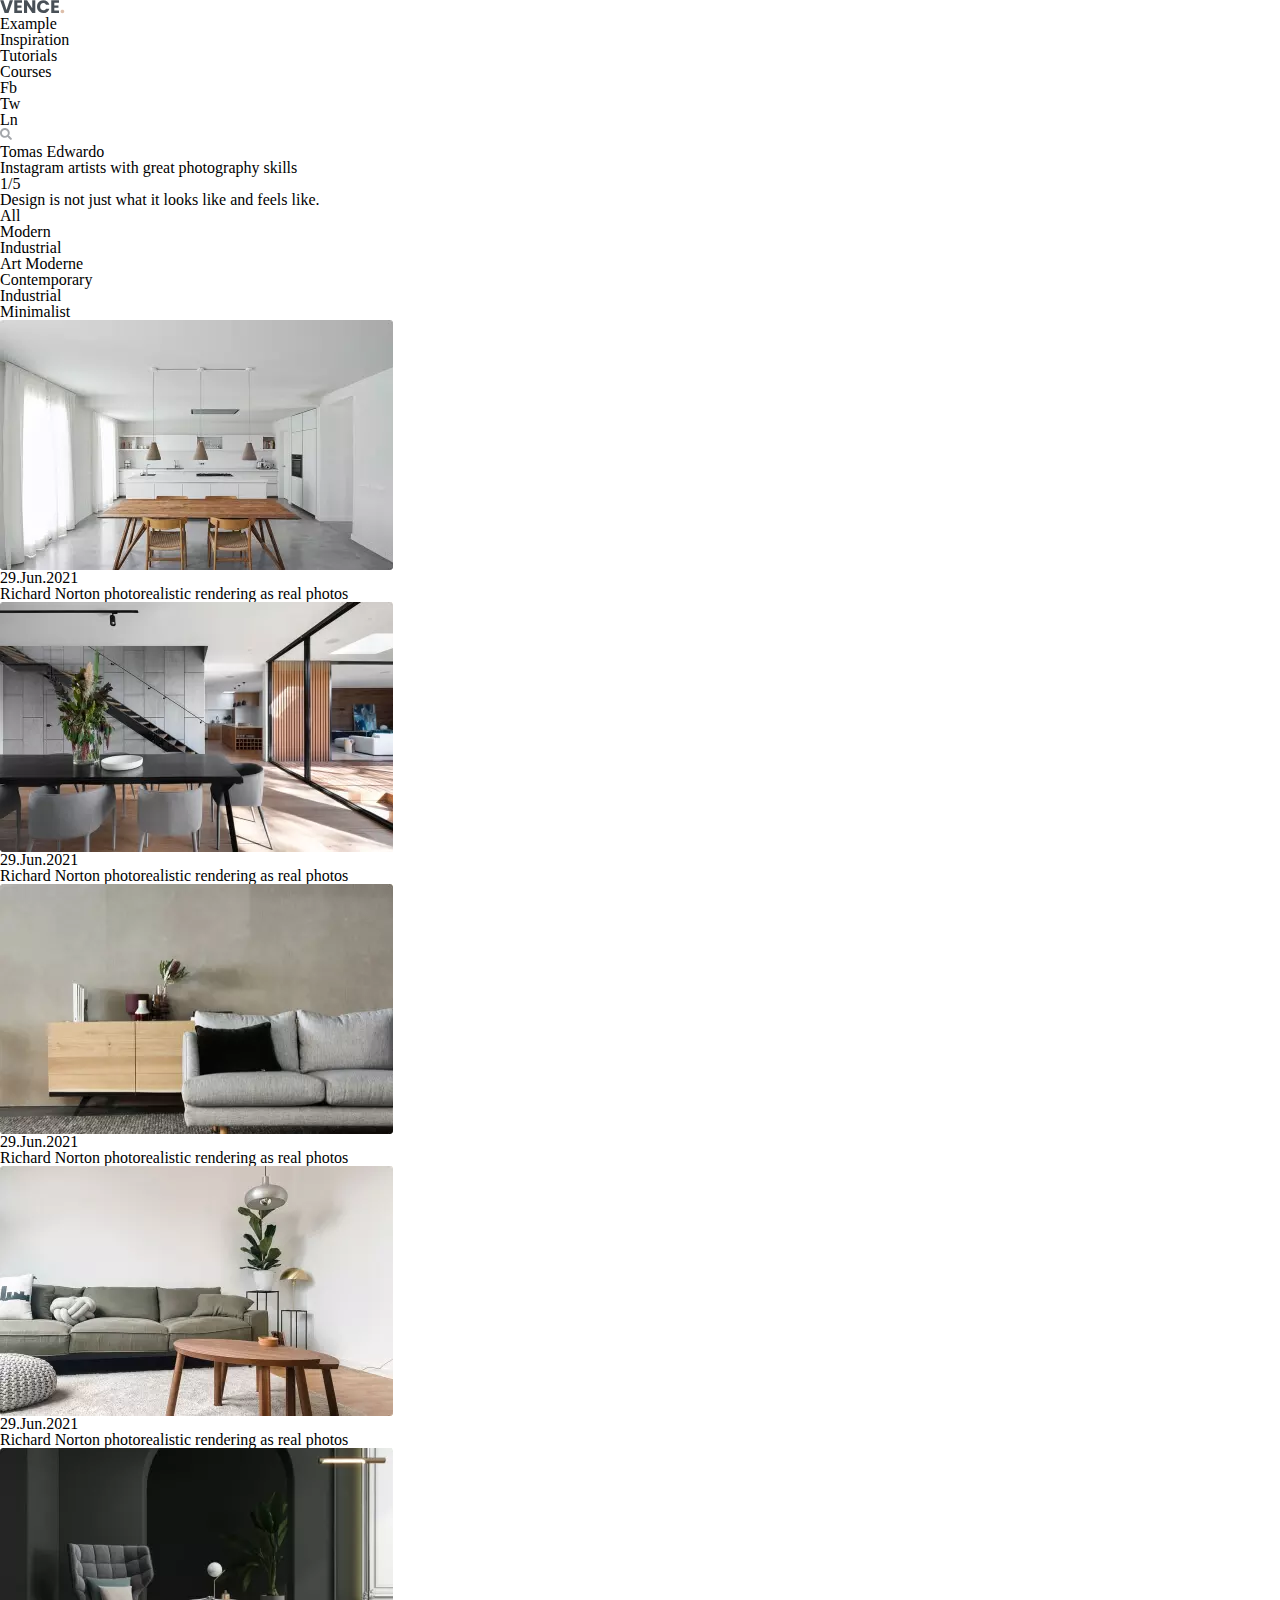
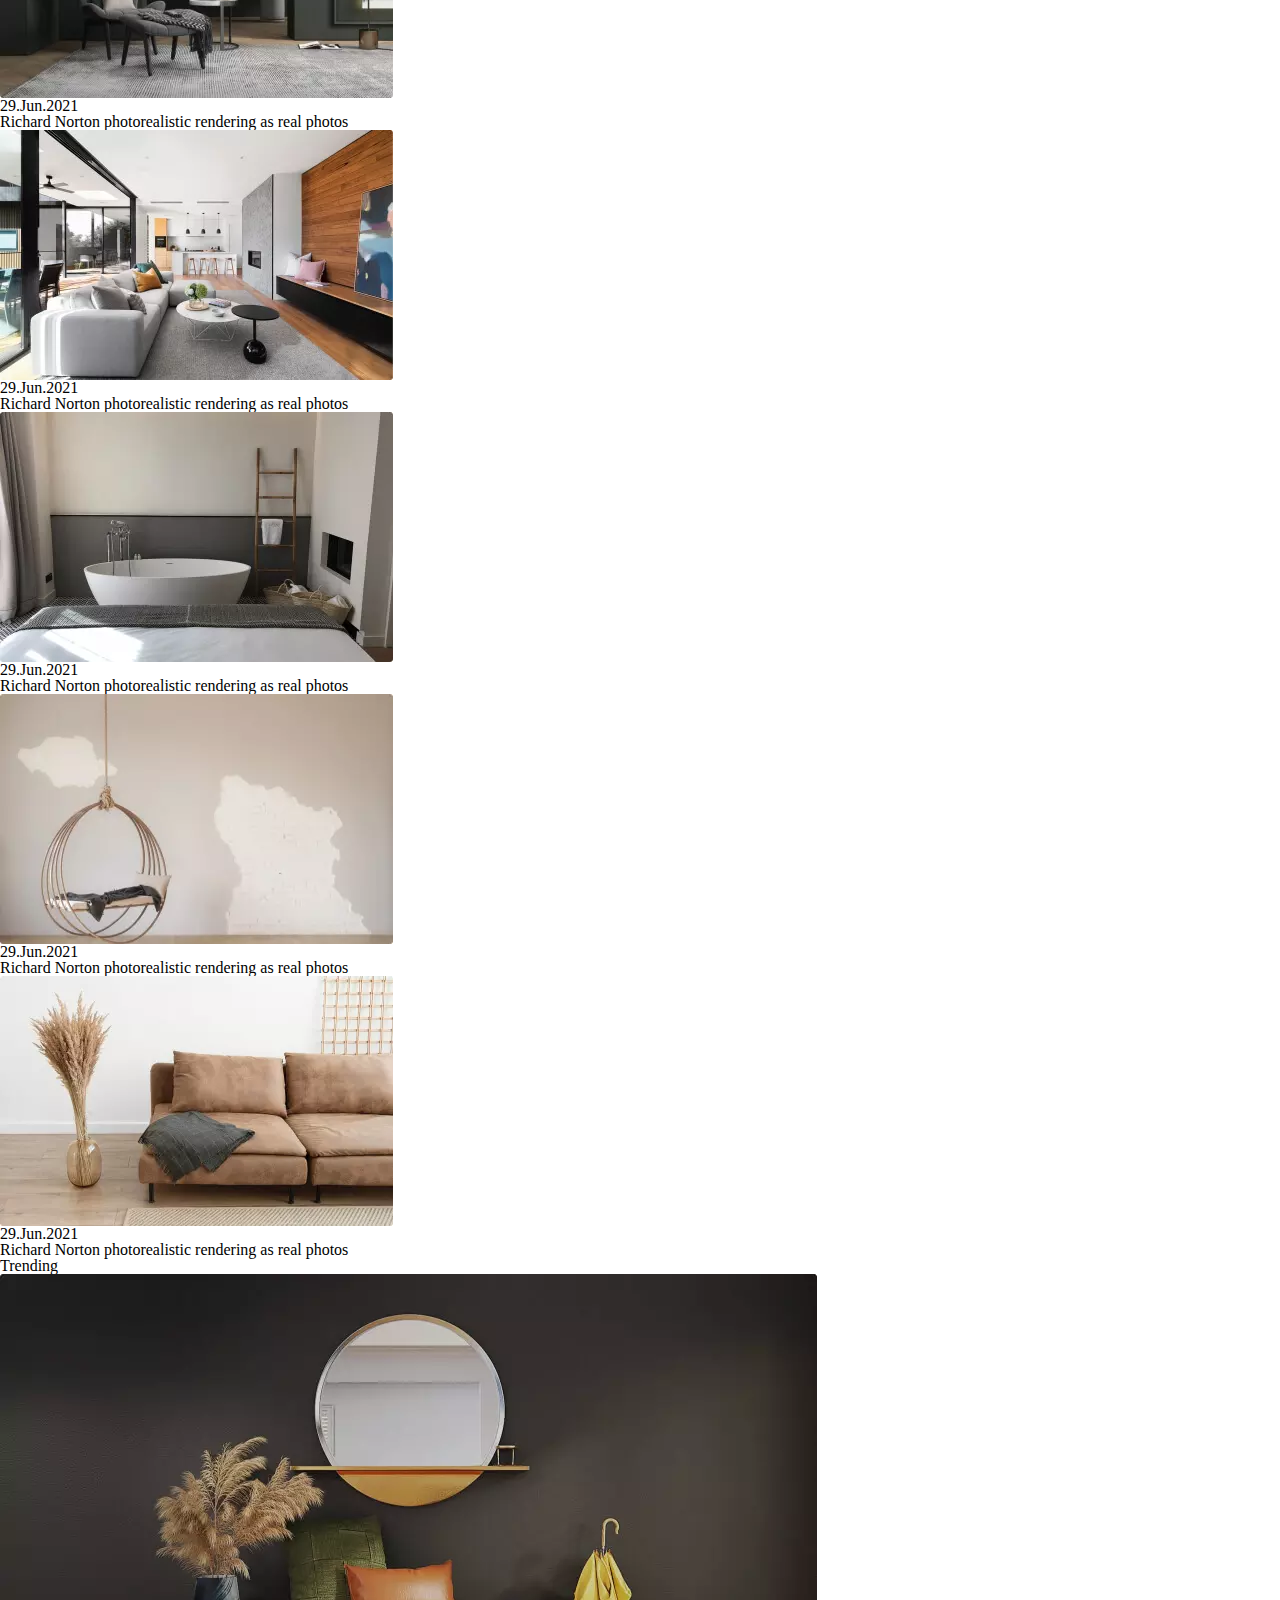
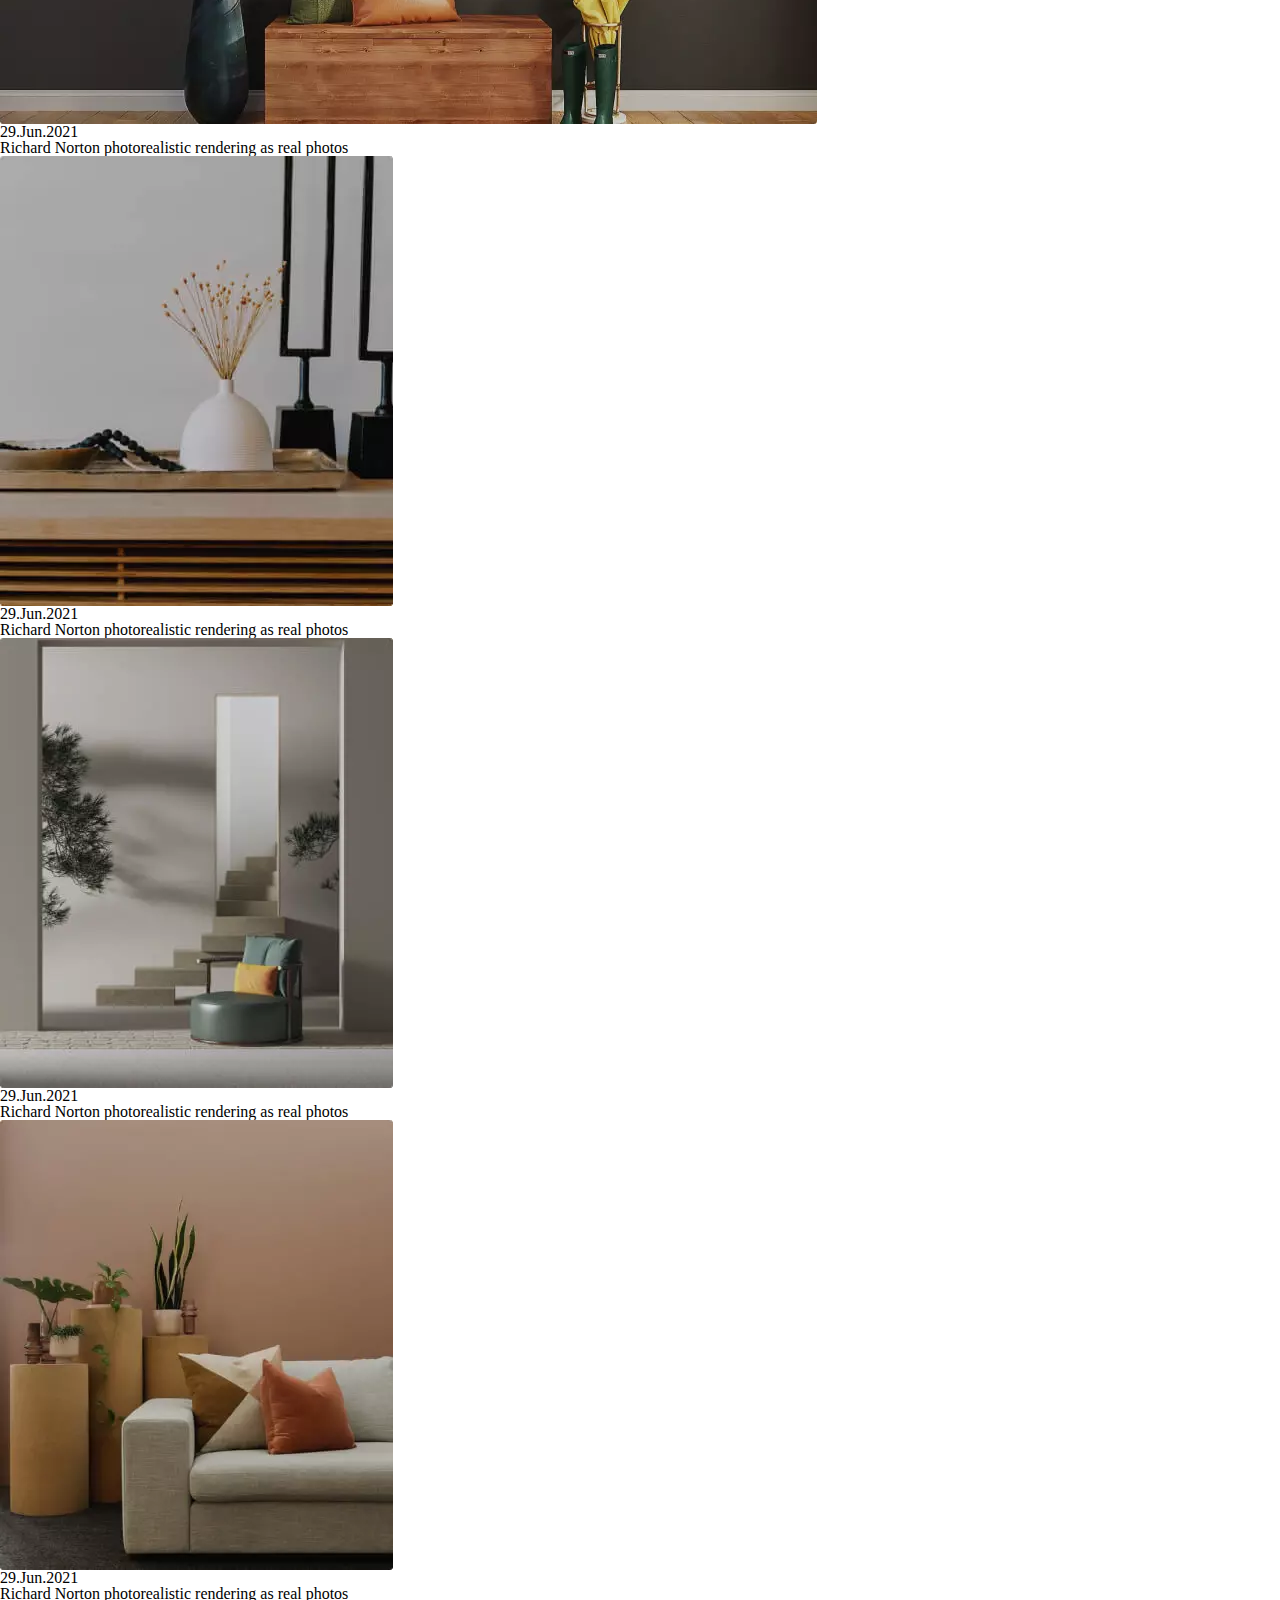
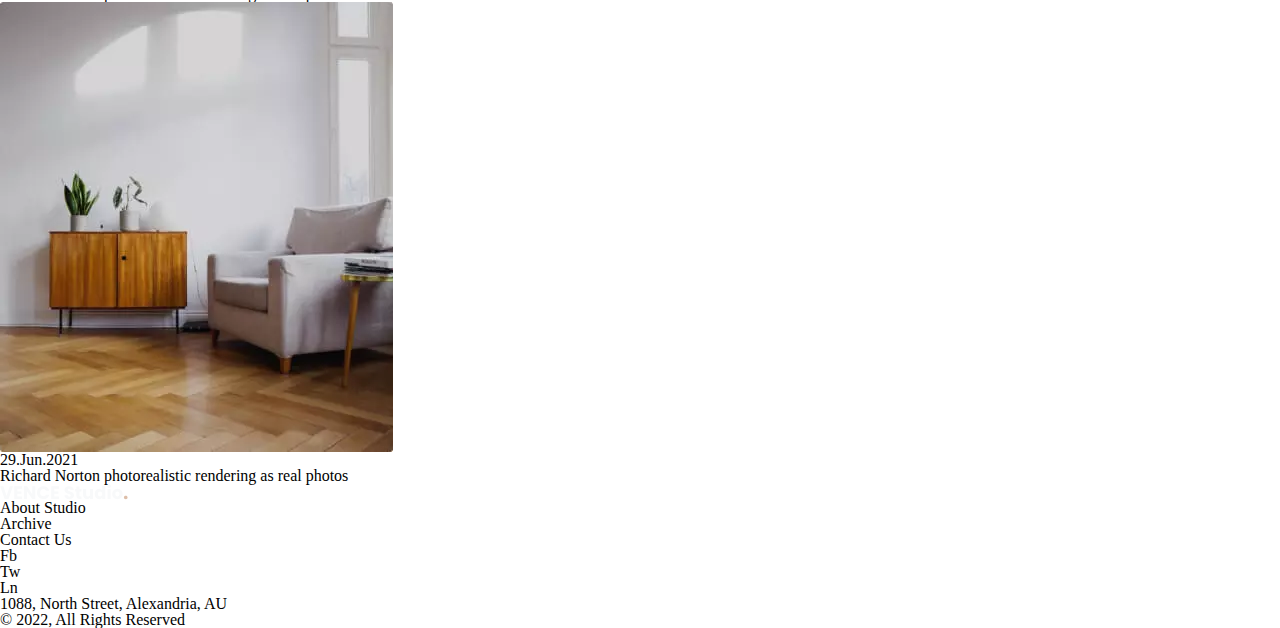
<file: lesson_10/index.html>
<!DOCTYPE html>
<html lang="en">

<head>
	<meta charset="UTF-8">
	<meta name="viewport" content="width=device-width, initial-scale=1.0">
	<link rel="stylesheet" href="css/style.css">
	<title>Lesson 10</title>
</head>

<body>
	<header class="header">
		<div class="header__container">
			<div class="header__logo">
				<img src="img/logo.svg" alt="Logo">
			</div>
			<div class="header__menu menu">
				<ul class="menu__list">
					<li><a href="#" class="menu__link menu__link_light menu__link_active">Example</a></li>
					<li><a href="#" class="menu__link menu__link_light">Inspiration</a></li>
					<li><a href="#" class="menu__link menu__link_light">Tutorials</a></li>
					<li><a href="#" class="menu__link menu__link_light">Courses</a></li>
				</ul>
			</div>
			<div class="header__nets nets">
				<ul class="nets__list">
					<li><a href="#" class="nets__link nets__link_light">Fb</a></li>
					<li><a href="#" class="nets__link nets__link_light">Tw</a></li>
					<li><a href="#" class="nets__link nets__link_light">Ln</a></li>
				</ul>
			</div>
			<div class="header__search">
				<img src="img/search.svg" alt="search">
			</div>
		</div>
	</header>
	<main class="page">
		<div class="page__main main">
			<div class="main__container">
				<div class="main__label">Tomas Edwardo</div>
				<h1 class="main__title title">
					Instagram artists with great
					photography skills
				</h1>
				<div class="main__pagination">
					1/5
				</div>
			</div>
		</div>
		<div class="page__design design">
			<div class="design__container">
				<div class="design__header">
					<h2 class="design__title title">Design is not just what it looks like and feels like.</h2>
					<div class="design__menu menu">
						<ul class="menu__list">
							<li><a href="#" class="menu__link menu__link_grey menu__link_current">All</a></li>
							<li><a href="#" class="menu__link menu__link_grey">Modern</a></li>
							<li><a href="#" class="menu__link menu__link_grey">Industrial</a></li>
							<li><a href="#" class="menu__link menu__link_grey">Art Moderne</a></li>
							<li><a href="#" class="menu__link menu__link_grey">Contemporary</a></li>
							<li><a href="#" class="menu__link menu__link_grey">Industrial</a></li>
							<li><a href="#" class="menu__link menu__link_grey">Minimalist</a></li>
						</ul>
					</div>
				</div>
				<div class="design__gallery">
					<div class="design__row">
						<div class="design__column">
							<div class="design__item item-design item">
								<div class="item__photo">
									<img src="img/design/01.webp" alt="Image">
								</div>
								<div class="item__date item__date_dark">29.Jun.2021</div>
								<div class="item__title item__title_dark">
									Richard Norton photorealistic rendering as real
									photos
								</div>
							</div>
						</div>
						<div class="design__column">
							<div class="design__item item-design item">
								<div class="item__photo">
									<img src="img/design/02.webp" alt="Image">
								</div>
								<div class="item__date item__date_dark">29.Jun.2021</div>
								<div class="item__title item__title_dark">
									Richard Norton photorealistic rendering as real
									photos
								</div>
							</div>
						</div>
						<div class="design__column">
							<div class="design__item item-design item">
								<div class="item__photo">
									<img src="img/design/03.webp" alt="Image">
								</div>
								<div class="item__date item__date_dark">29.Jun.2021</div>
								<div class="item__title item__title_dark">
									Richard Norton photorealistic rendering as real
									photos
								</div>
							</div>
						</div>
						<div class="design__column">
							<div class="design__item item-design item">
								<div class="item__photo">
									<img src="img/design/04.webp" alt="Image">
								</div>
								<div class="item__date item__date_dark">29.Jun.2021</div>
								<div class="item__title item__title_dark">
									Richard Norton photorealistic rendering as real
									photos
								</div>
							</div>
						</div>
						<div class="design__column">
							<div class="design__item item-design item">
								<div class="item__photo">
									<img src="img/design/05.webp" alt="Image">
								</div>
								<div class="item__date item__date_dark">29.Jun.2021</div>
								<div class="item__title item__title_dark">
									Richard Norton photorealistic rendering as real
									photos
								</div>
							</div>
						</div>
						<div class="design__column">
							<div class="design__item item-design item">
								<div class="item__photo">
									<img src="img/design/06.webp" alt="Image">
								</div>
								<div class="item__date item__date_dark">29.Jun.2021</div>
								<div class="item__title item__title_dark">
									Richard Norton photorealistic rendering as real
									photos
								</div>
							</div>
						</div>
						<div class="design__column">
							<div class="design__item item-design item">
								<div class="item__photo">
									<img src="img/design/07.webp" alt="Image">
								</div>
								<div class="item__date item__date_dark">29.Jun.2021</div>
								<div class="item__title item__title_dark">
									Richard Norton photorealistic rendering as real
									photos
								</div>
							</div>
						</div>
						<div class="design__column">
							<div class="design__item item-design item">
								<div class="item__photo">
									<img src="img/design/08.webp" alt="Image">
								</div>
								<div class="item__date item__date_dark">29.Jun.2021</div>
								<div class="item__title item__title_dark">
									Richard Norton photorealistic rendering as real
									photos
								</div>
							</div>
						</div>
						<div class="design__column">
							<div class="design__item item-design item">
								<div class="item__photo">
									<img src="img/design/09.webp" alt="Image">
								</div>
								<div class="item__date item__date_dark">29.Jun.2021</div>
								<div class="item__title item__title_dark">
									Richard Norton photorealistic rendering as real
									photos
								</div>
							</div>
						</div>
					</div>
				</div>
			</div>
		</div>
		<div class="page__trends trends">
			<div class="trends__container">
				<h2 class="trends__title title">Trending</h2>
				<div class="trends__gallery">
					<div class="trends__row">
						<div class="trends__column">
							<div class="trends__item item-trends item">
								<div class="item__photo">
									<img src="img/trends/01.webp" alt="Image">
								</div>
								<div class="item__date item__date_light">29.Jun.2021</div>
								<div class="item__title item__title_light">
									Richard Norton photorealistic rendering as real
									photos
								</div>
							</div>
						</div>
						<div class="trends__column">
							<div class="trends__item item-trends item">
								<div class="item__photo">
									<img src="img/trends/02.webp" alt="Image">
								</div>
								<div class="item__date item__date_light">29.Jun.2021</div>
								<div class="item__title item__title_light">
									Richard Norton photorealistic rendering as real
									photos
								</div>
							</div>
						</div>
						<div class="trends__column">
							<div class="trends__item item-trends item">
								<div class="item__photo">
									<img src="img/trends/03.webp" alt="Image">
								</div>
								<div class="item__date item__date_light">29.Jun.2021</div>
								<div class="item__title item__title_light">
									Richard Norton photorealistic rendering as real
									photos
								</div>
							</div>
						</div>
						<div class="trends__column">
							<div class="trends__item item-trends item">
								<div class="item__photo">
									<img src="img/trends/04.webp" alt="Image">
								</div>
								<div class="item__date item__date_light">29.Jun.2021</div>
								<div class="item__title item__title_light">
									Richard Norton photorealistic rendering as real
									photos
								</div>
							</div>
						</div>
						<div class="trends__column">
							<div class="trends__item item-trends item">
								<div class="item__photo">
									<img src="img/trends/05.webp" alt="Image">
								</div>
								<div class="item__date item__date_light">29.Jun.2021</div>
								<div class="item__title item__title_light">
									Richard Norton photorealistic rendering as real
									photos
								</div>
							</div>
						</div>
					</div>
				</div>
			</div>
		</div>
	</main>
	<footer class="footer">
		<div class="footer__container">
			<div class="footer__header">
				<div class="footer__logo">
					<img src="img/logo-full.svg" alt="logo">
				</div>
				<div class="footer__menu menu">
					<ul class="menu__list">
						<li><a href="" class="menu__link menu__link_dark">About Studio</a></li>
						<li><a href="" class="menu__link menu__link_dark">Archive</a></li>
						<li><a href="" class="menu__link menu__link_dark">Contact Us</a></li>
					</ul>
				</div>
				<div class="footer__nets nets">
					<ul class="nets__list">
						<li><a href="#" class="nets__link nets__link_dark">Fb</a></li>
						<li><a href="#" class="nets__link nets__link_dark">Tw</a></li>
						<li><a href="#" class="nets__link nets__link_dark">Ln</a></li>
					</ul>
				</div>
			</div>
			<div class="footer__footer">
				<div class="footer__address">1088, North Street, Alexandria, AU</div>
				<div class="footer__privacy">© 2022, All Rights Reserved</div>
			</div>
		</div>
	</footer>
</body>

</html>
</file>
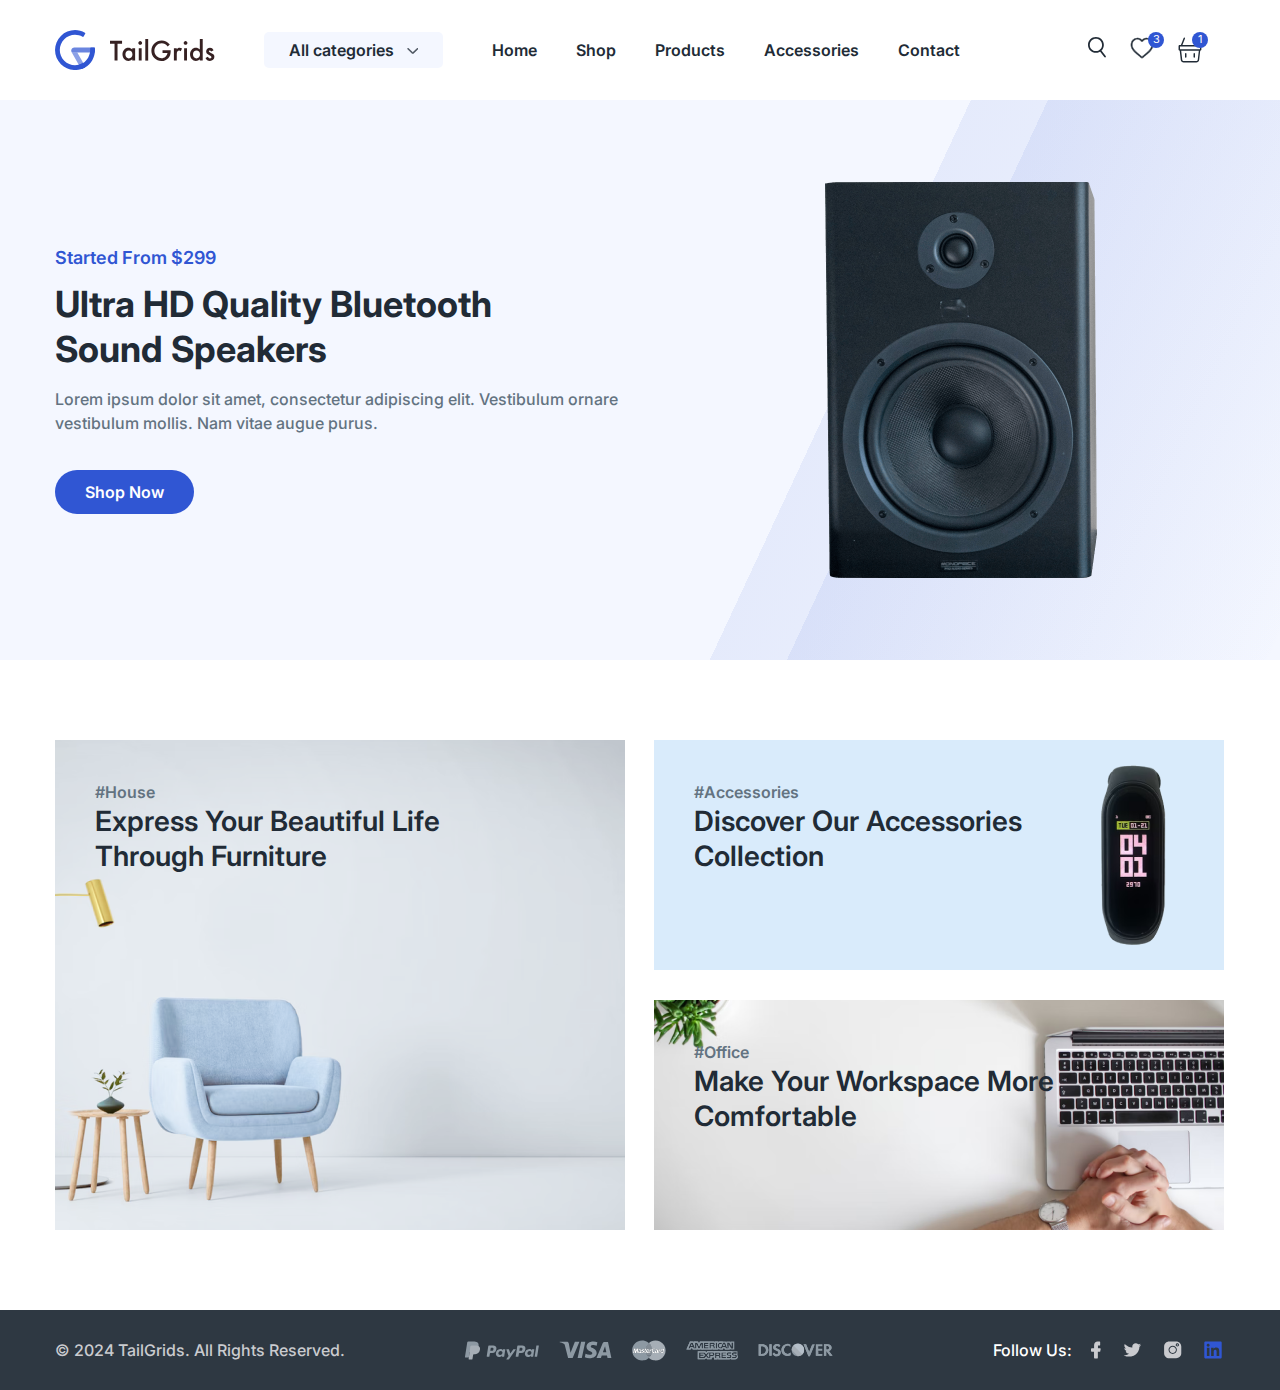
<file: lesson_11/index.html>
<!DOCTYPE html>
<html lang="en">

<head>
	<meta charset="UTF-8">
	<meta name="viewport" content="width=device-width, initial-scale=1.0">
	<link rel="stylesheet" href="css/style.css">
	<title>Lesson 11</title>
</head>

<body>
	<div class="wrapper">
		<header class="header">
			<div class="header__container">
				<div class="header__logo">
					<img src="img/logo.svg" alt="logo">
				</div>
				<div class="header__menu menu">
					<ul class="menu__list">
						<li class="menu__item menu__item_categories menu__item_sub-menu">
							<a href="#" class="menu__link menu__link_categories">All categories</a>
							<ul class="menu__sub-menu sub-menu">
								<li class="sub-menu__item"><a href="#" class="sub-menu__link">Arts & Crafts</a></li>
								<li class="sub-menu__item sub-menu__item_sub-sub-menu">
									<a href="#" class="sub-menu__link">Fashion</a>
									<div class="sub-menu__block">
										<div class="sub-menu__lists">
											<ul class="sub-menu__sub-sub-menu sub-sub-menu">
												<li><a href="#" class="sub-sub-menu__link sub-sub-menu__link_title">New Arrivals</a>
												</li>
												<li><a href="#" class="sub-sub-menu__link">Dressess</a></li>
												<li><a href="#" class="sub-sub-menu__link">Jackets</a></li>
												<li><a href="#" class="sub-sub-menu__link">Sweatshirts</a></li>
												<li><a href="#" class="sub-sub-menu__link">Tops & Tees</a></li>
												<li><a href="#" class="sub-sub-menu__link">Party Dressess</a></li>
												<li><a href="#" class="sub-sub-menu__link">Electronics</a></li>
											</ul>
											<ul class="sub-menu__sub-sub-menu sub-sub-menu">
												<li><a href="#" class="sub-sub-menu__link sub-sub-menu__link_title">Trending</a>
												</li>
												<li><a href="#" class="sub-sub-menu__link">Pants</a></li>
												<li><a href="#" class="sub-sub-menu__link">Accessories</a></li>
												<li><a href="#" class="sub-sub-menu__link">Tops & Tees</a></li>
												<li><a href="#" class="sub-sub-menu__link">Casual Shorts</a></li>
												<li><a href="#" class="sub-sub-menu__link">Jeans</a></li>
												<li><a href="#" class="sub-sub-menu__link">Electronics</a></li>
											</ul>
										</div>
										<div class="sub-menu__discount discount">
											<div class="discount__photo">
												<img src="img/01.jpg" alt="picture">
											</div>
											<div class="discount__content">
												<div class="discount__percent">50%</div>
												<div class="discount__title">Flat Discount</div>
												<a href="#" class="discount__button">Shop Now</a>
											</div>
										</div>
									</div>
								</li>
								<li class="sub-menu__item"><a href="#" class="sub-menu__link">Bages & Shoes</a></li>
								<li class="sub-menu__item"><a href="#" class="sub-menu__link">Jewelry & Watch</a></li>
								<li class="sub-menu__item"><a href="#" class="sub-menu__link">Beauty & Health</a></li>
								<li class="sub-menu__item"><a href="#" class="sub-menu__link">Electronics</a></li>
							</ul>
						</li>
						<li class="menu__item"><a href="#" class="menu__link">Home</a></li>
						<li class="menu__item"><a href="#" class="menu__link">Shop</a></li>
						<li class="menu__item"><a href="#" class="menu__link">Products</a></li>
						<li class="menu__item"><a href="#" class="menu__link">Accessories</a></li>
						<li class="menu__item"><a href="#" class="menu__link">Contact</a></li>
					</ul>
				</div>
				<div class="header__actions">
					<img src="img/search.svg" alt="search">
					<a href="#" class="header__like">
						<img src="img/like.svg" alt="like">
					</a>
					<a href="#" class="header__basket">
						<img src="img/basket.svg" alt="basket">
					</a>
				</div>
			</div>
		</header>
		<main class="page">
			<div class="page__speakers">
				<div class="speakers__container">
					<div class="speakers__content">
						<div class="speakers__price">Started From $299</div>
						<div class="speakers__title">Ultra HD Quality Bluetooth Sound Speakers</div>
						<div class="speakers__subtitle">Lorem ipsum dolor sit amet, consectetur adipiscing elit. Vestibulum
							ornare vestibulum mollis. Nam vitae augue purus.</div>
						<a href="" class="speakers__button">Shop Now</a>
					</div>
					<img src="img/speaker.png" alt="speaker">
				</div>
			</div>
			<div class="page__services">
				<div class="services__container">
					<div class="services__image">
						<div class="services__item item">
							<div class="item__photo">
								<img src="img/services/01.png" alt="Photo">
							</div>
							<div class="item__content">
								<div class="item__label">#House</div>
								<div class="item__title">
									Express Your Beautiful Life
									Through Furniture
								</div>
							</div>
						</div>
					</div>
					<div class="services__images">
						<div class="services__item item">
							<div class="item__photo">
								<img src="img/services/02.png" alt="Photo">
							</div>
							<div class="item__content">
								<div class="item__label">#Accessories</div>
								<div class="item__title">
									Discover Our Accessories Collection
								</div>
							</div>
						</div>
						<div class="services__item item">
							<div class="item__photo">
								<img src="img/services/03.png" alt="Photo">
							</div>
							<div class="item__content">
								<div class="item__label">#Office</div>
								<div class="item__title">
									Make Your Workspace More Comfortable
								</div>
							</div>
						</div>
					</div>
				</div>
			</div>
		</main>
		<footer class="footer">
			<div class="footer__container">
				<div class="footer__copyrights">
					© 2024 TailGrids. All Rights Reserved.
				</div>
				<div class="footer__banks">
					<a href="#" class="footer__bank">
						<img src="img/footer/banks/01.svg" alt="bank">
					</a>
					<a href="#" class="footer__bank">
						<img src="img/footer/banks/02.svg" alt="bank">
					</a>
					<a href="#" class="footer__bank">
						<img src="img/footer/banks/03.svg" alt="bank">
					</a>
					<a href="#" class="footer__bank">
						<img src="img/footer/banks/04.svg" alt="bank">
					</a>
					<a href="#" class="footer__bank">
						<img src="img/footer/banks/05.svg" alt="bank">
					</a>
				</div>
				<div class="footer__sites sites">
					<div class="sites__text">
						Follow Us:
					</div>
					<div class="sites__icons">
						<a href="#" class="sites__link">
							<img src="img/footer/sites/facebook.svg" alt="facebook">
						</a>
						<a href="#" class="sites__link">
							<img src="img/footer/sites/twitter.svg" alt="twitter">
						</a>
						<a href="#" class="sites__link">
							<img src="img/footer/sites/insta.svg" alt="insta">
						</a>
						<a href="#" class="sites__link">
							<img src="img/footer/sites/linked.svg" alt="linked">
						</a>
					</div>
				</div>
			</div>
		</footer>
	</div>
</body>

</html>
</file>
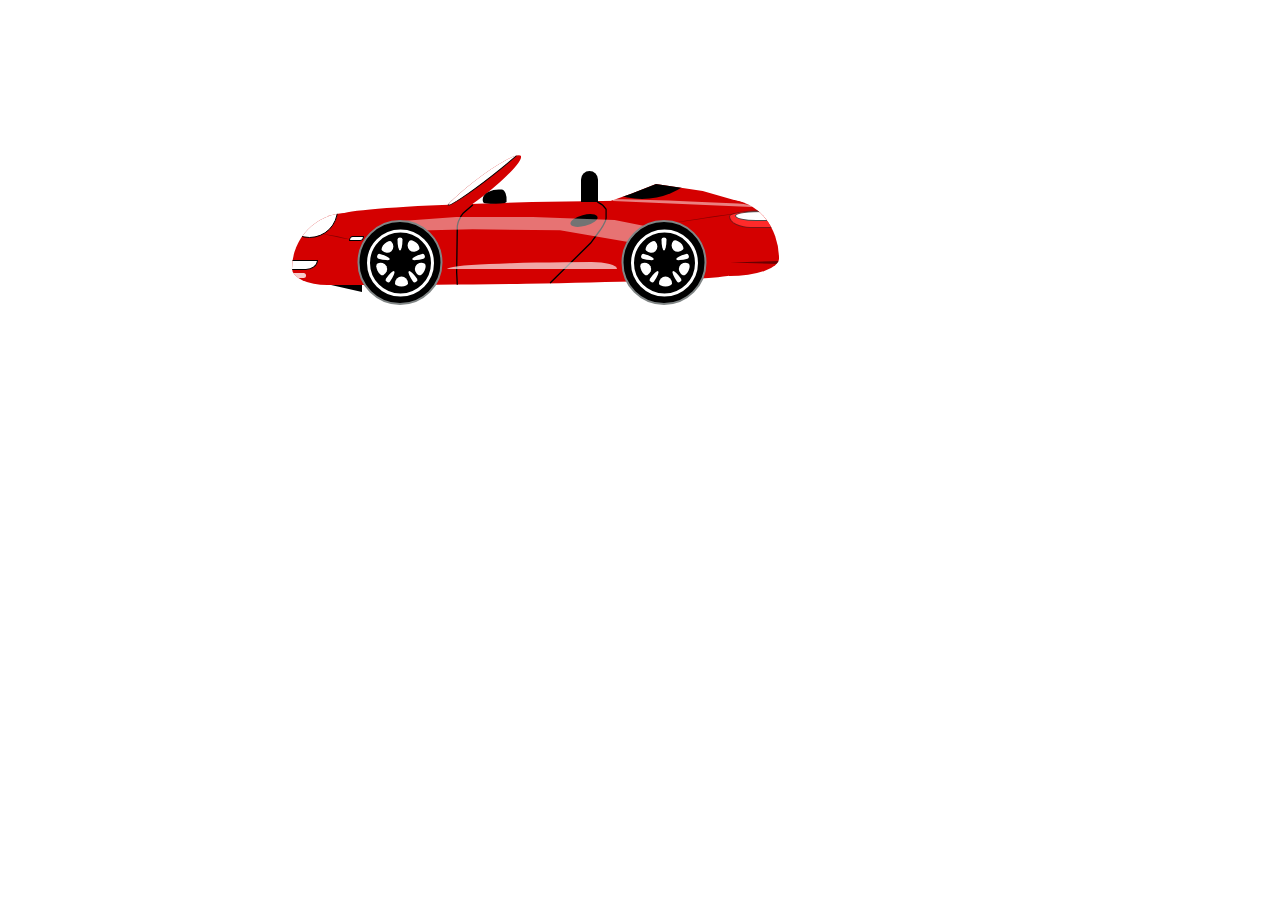
<file: lesson_12/index.html>
<!DOCTYPE html>
<html lang="en">

<head>
	<meta charset="UTF-8">
	<meta name="viewport" content="width=device-width, initial-scale=1.0">
	<link rel="stylesheet" href="css/style.css">
	<title>Lesson 12-13</title>
</head>

<body>

<div class="wrapper">
	<div class="background"></div>
	<div class="car">
		<div class="car__base">
			<div class="car__base-front base-front">
				<div class="base-front__headlight"></div>
				<div class="base-front__dimension"></div>
			</div>
			<div class="car__turn-signaler"></div>
			<div class="car__handle">

			</div>
			<div class="car__base-back base-back">
				<div class="base-back__break-signaler">

				</div>
			</div>
			<div class="car__line-1"></div>
			<div class="car__wheel wheel-car_left">
				<ul class="wheel-car__disk disk">
					<li></li>
					<li></li>
					<li></li>
					<li></li>
					<li></li>
					<li></li>
					<li></li>
					<li></li>
					<li></li>
					<li></li>
				</ul>
			</div>
			<div class="car__wheel wheel-car_right">
				<ul class="wheel-car__disk disk">
					<li></li>
					<li></li>
					<li></li>
					<li></li>
					<li></li>
					<li></li>
					<li></li>
					<li></li>
					<li></li>
					<li></li>
				</ul>
			</div>
			<div class="car__mirror"></div>
			<div class="car__upper"></div>
			<div class="car__seat"></div>
			<div class="car__trunk"></div>
			<div class="car__line-2"></div>
			<div class="car__line-3"></div>
			<div class="car__line-4"></div>
		</div>
	</div>
</div>

</body>

</html>
</file>
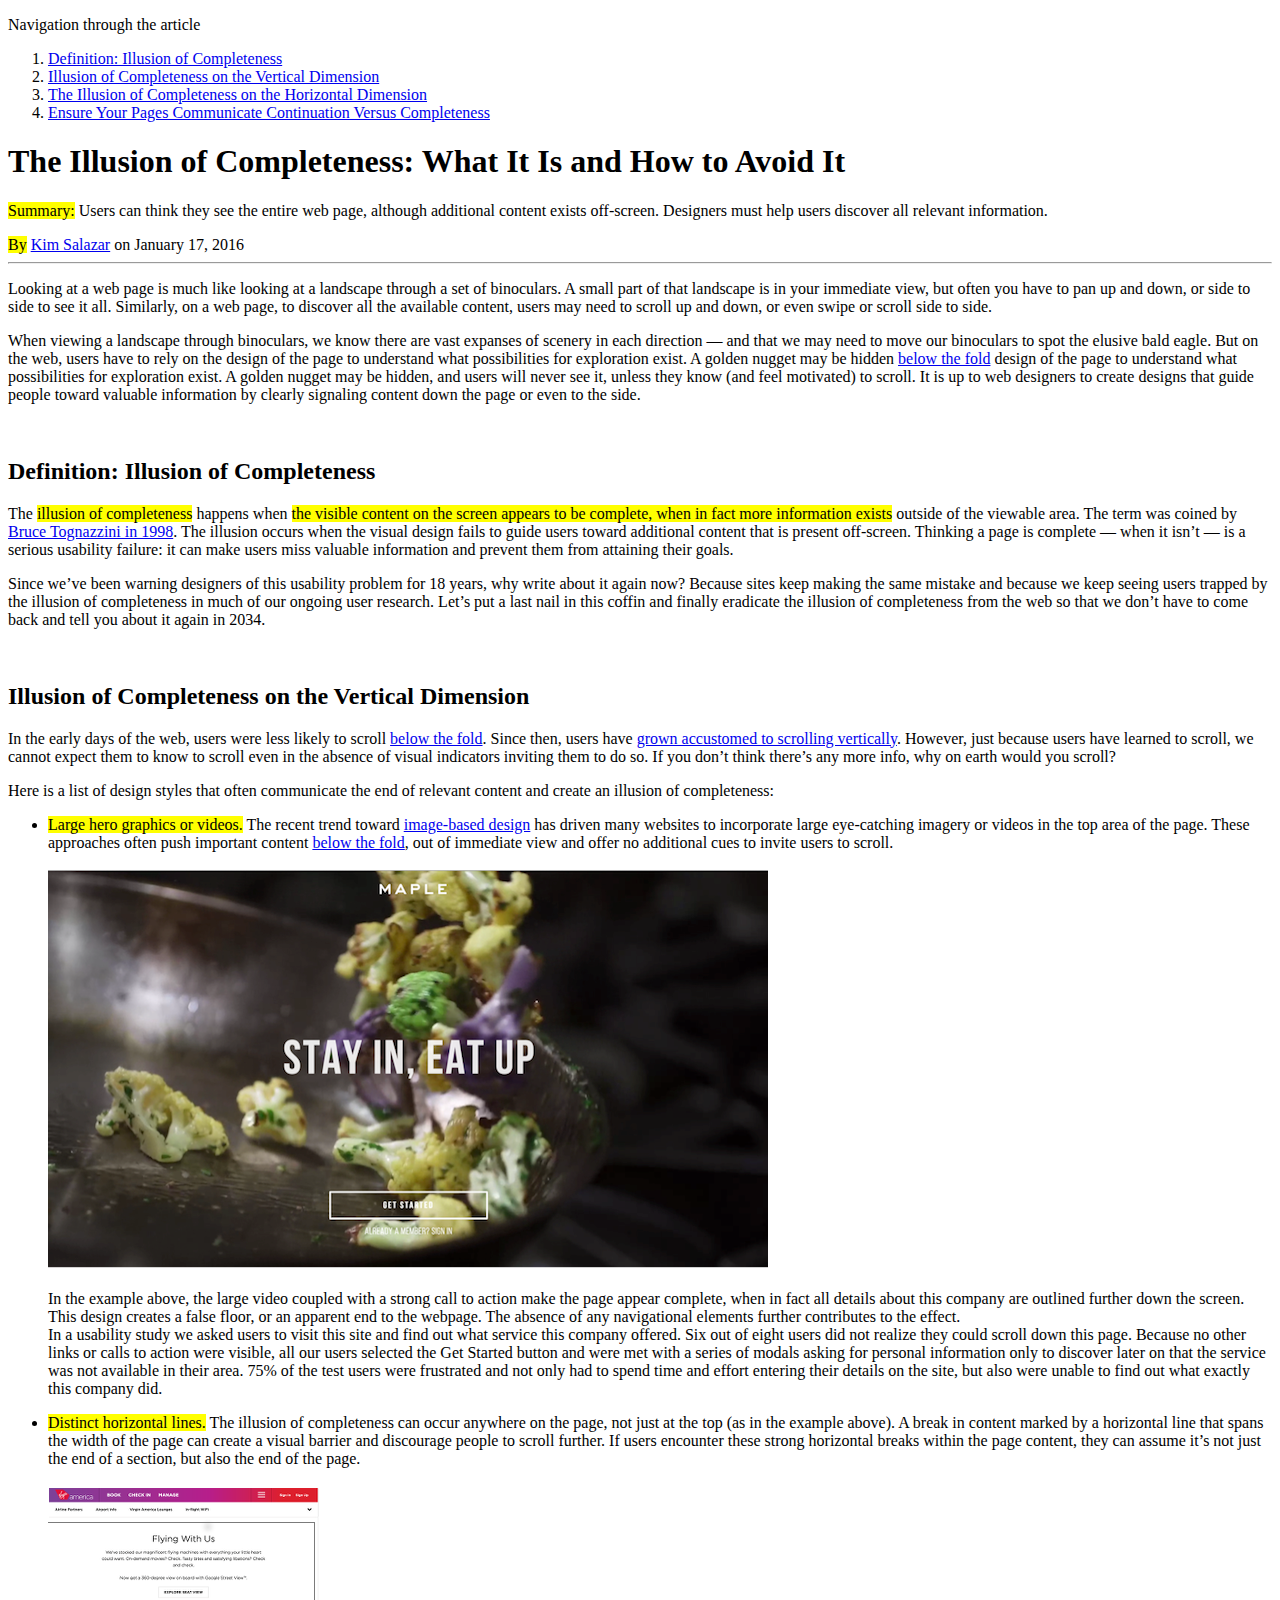
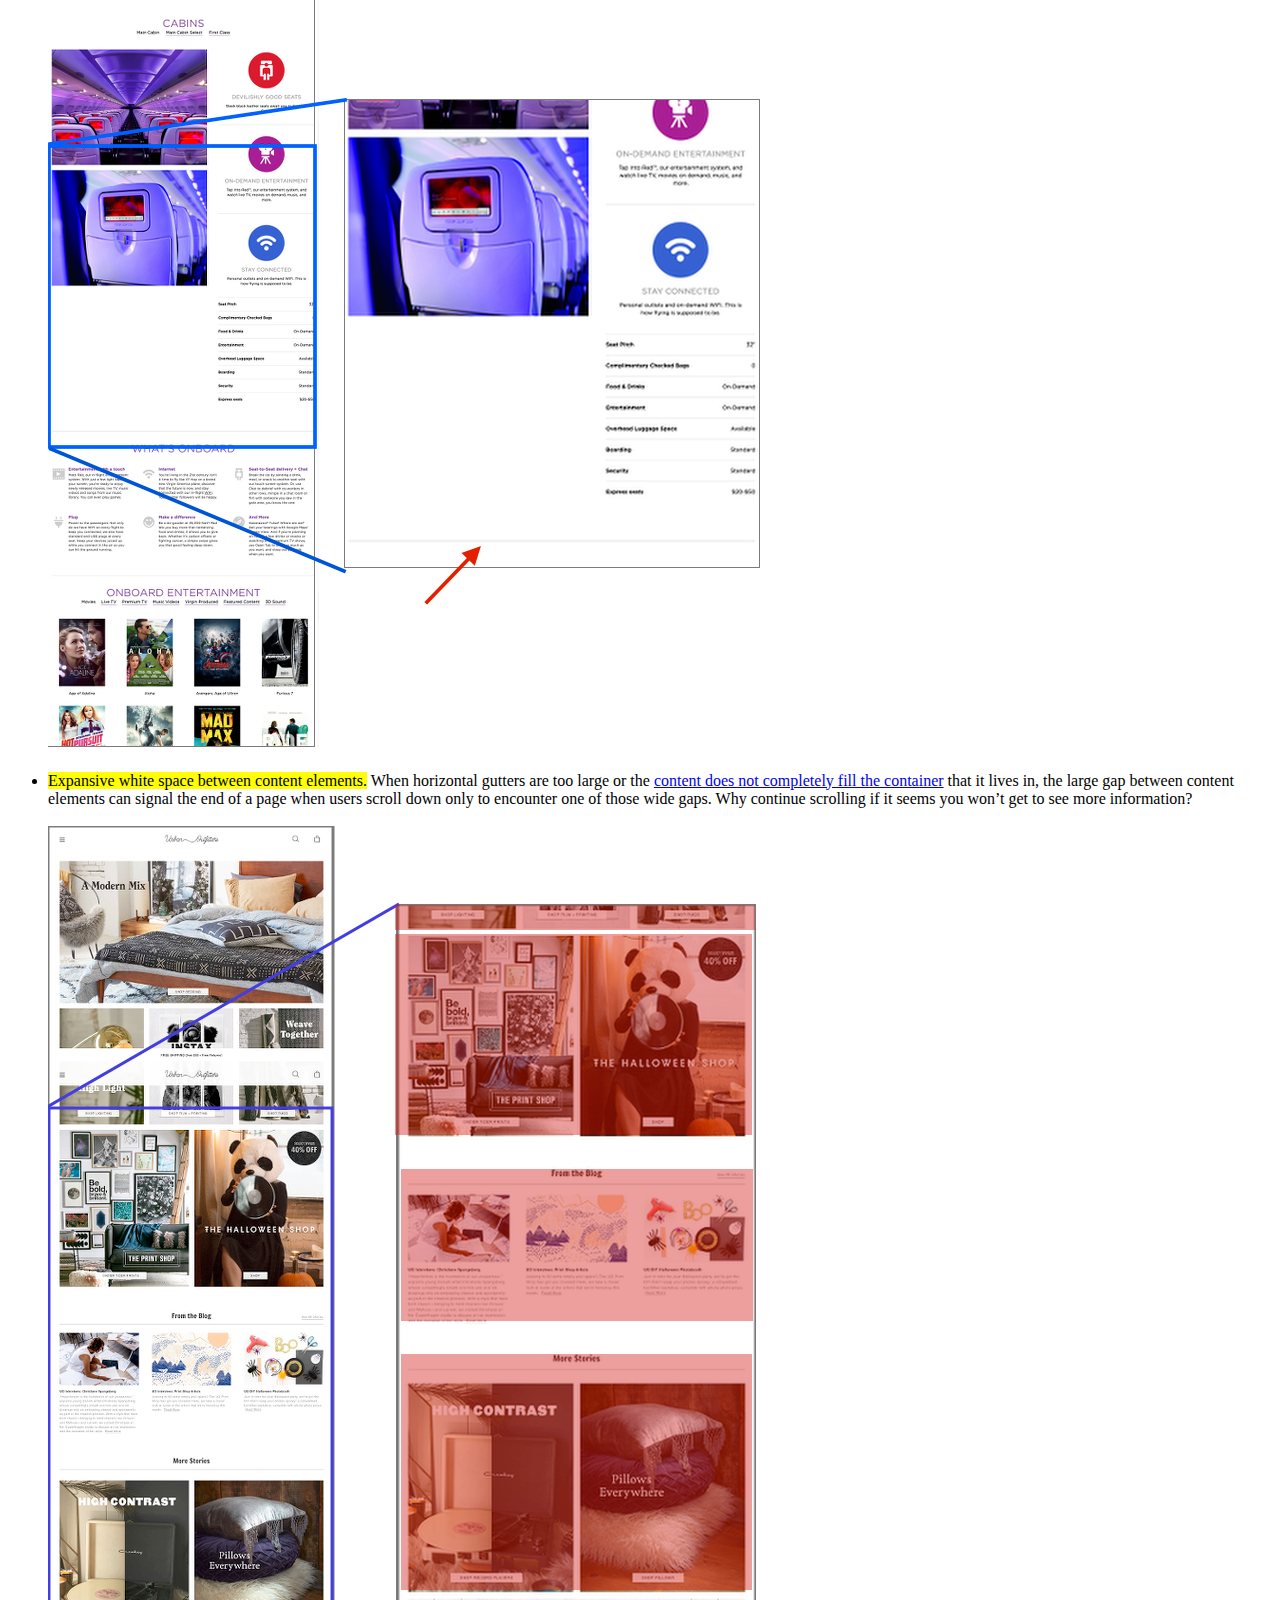
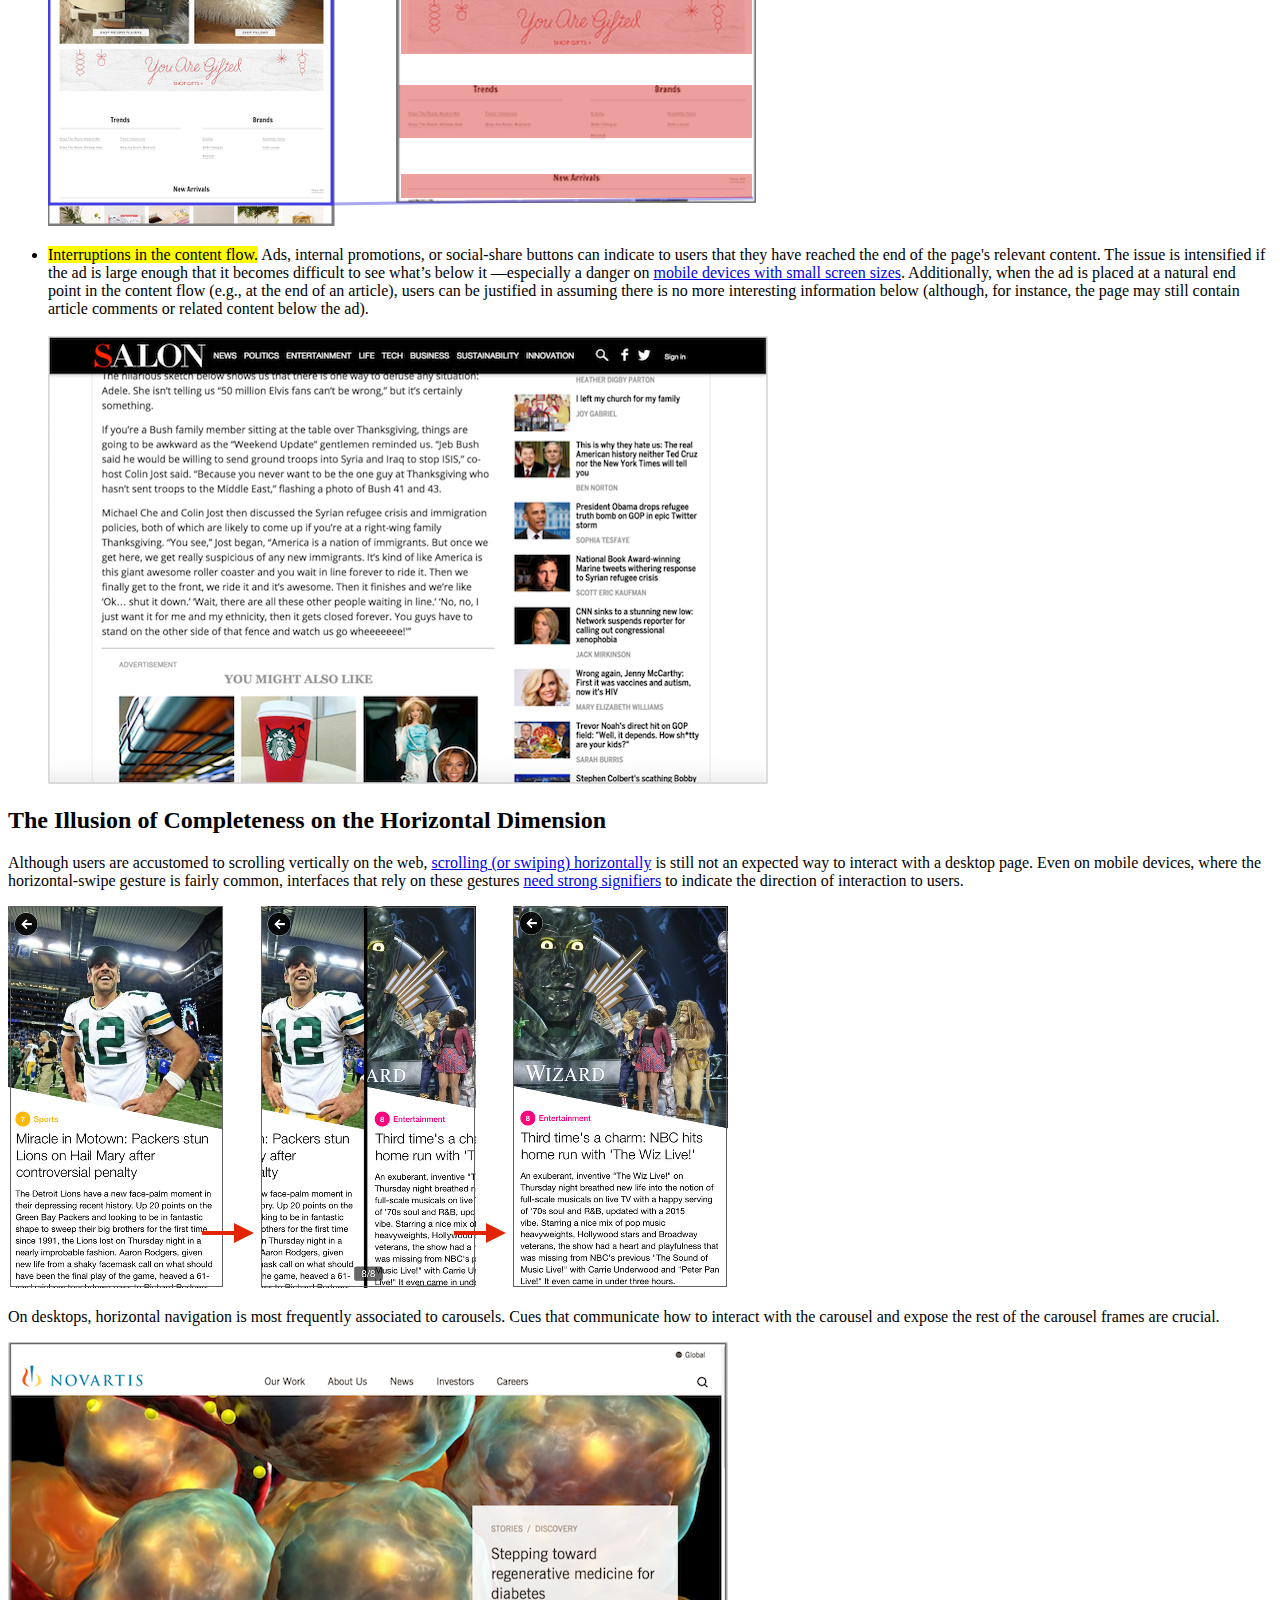
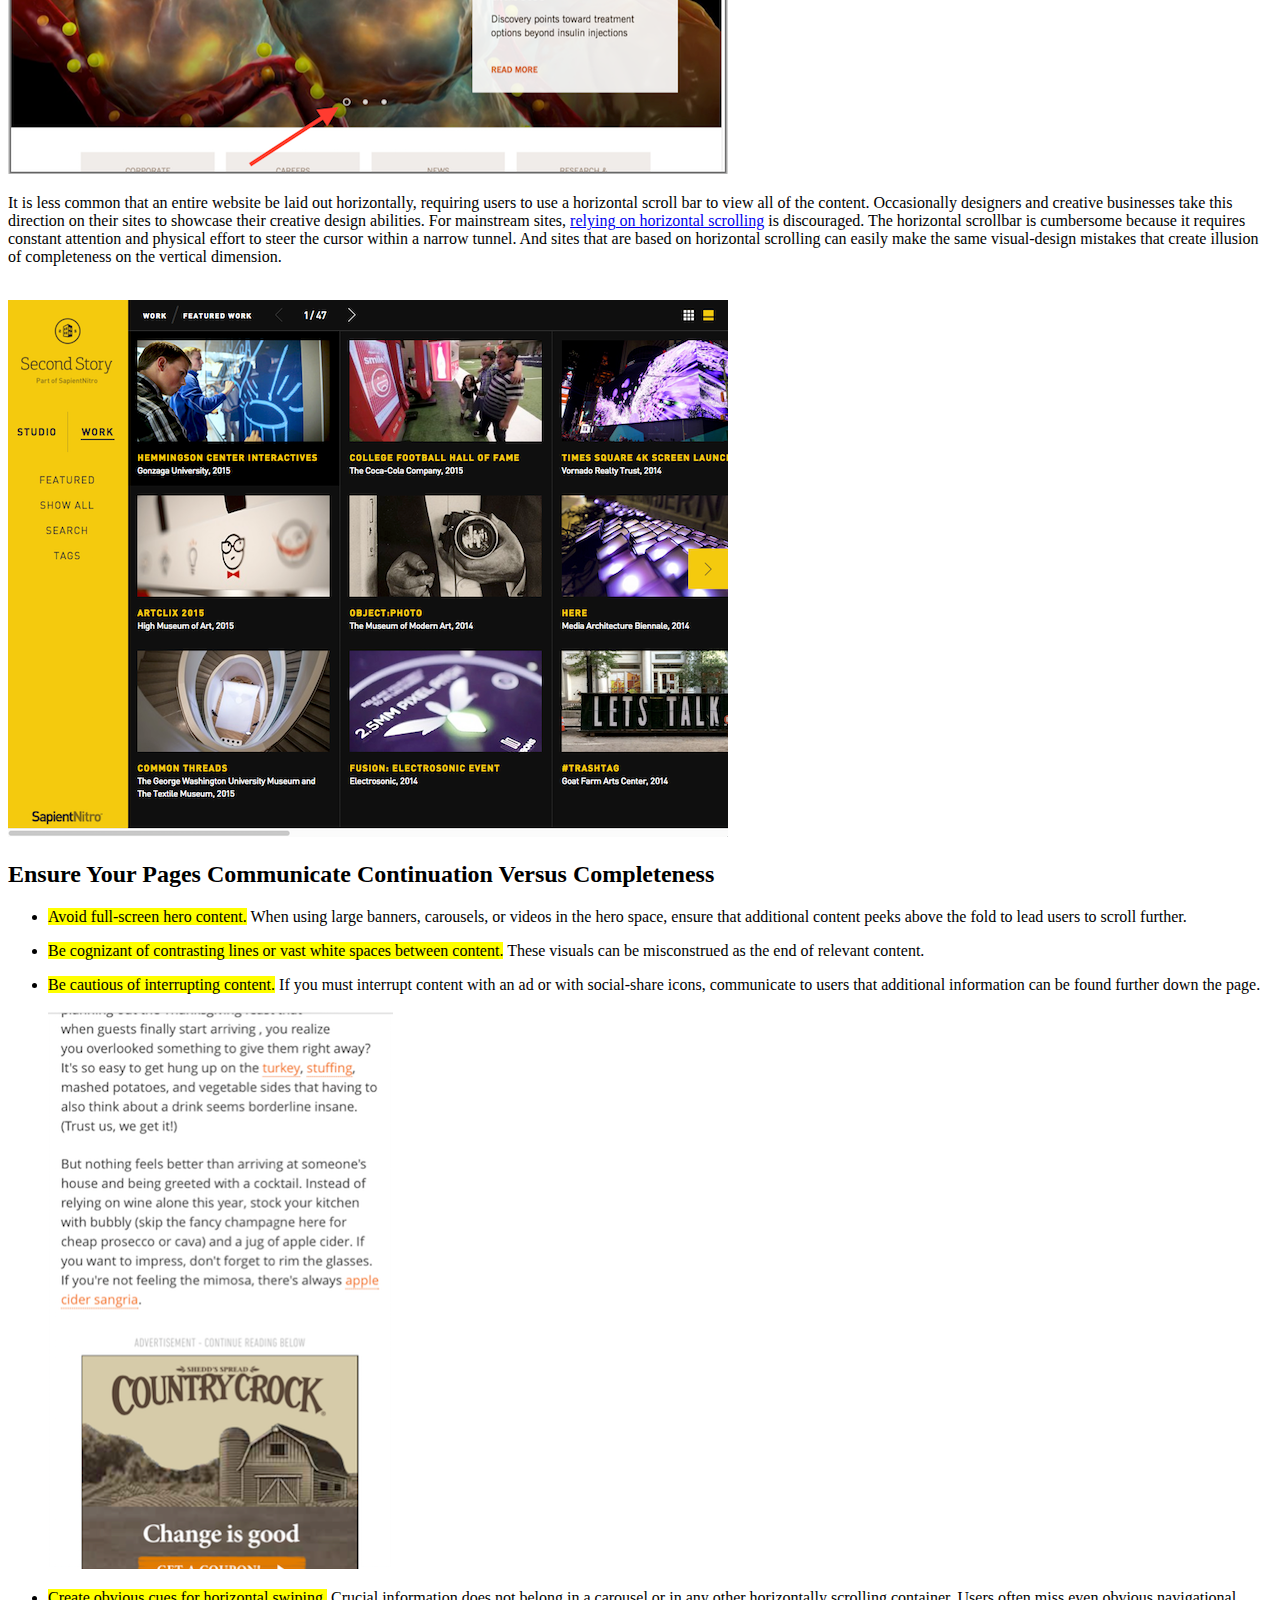
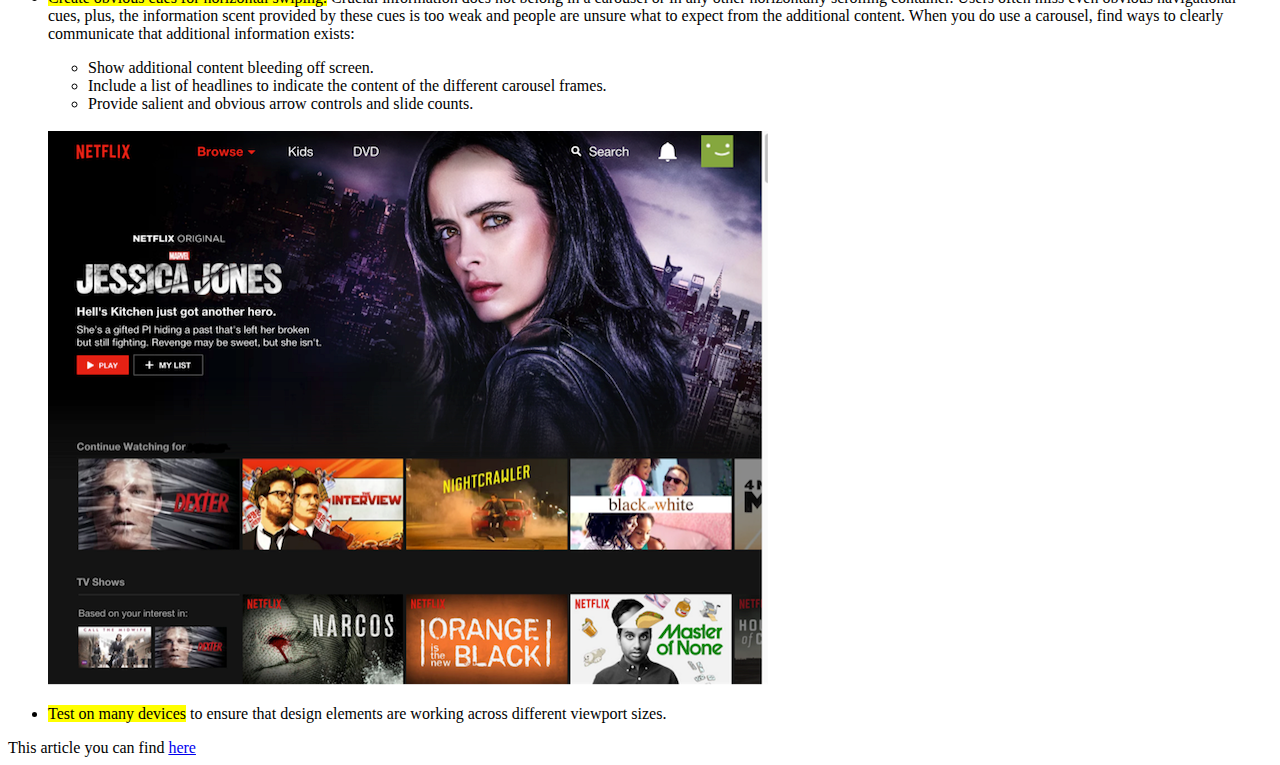
<file: lesson_2/index.html>
<!DOCTYPE html>
<html lang="en">

<head>
	<meta charset="UTF-8">
	<meta name="viewport" content="width=device-width, initial-scale=1.0">
	<title>Lesson 2</title>
</head>

<body>
	<header>
		<p>Navigation through the article</p>
		<ol>
			<li><a href="#h2_1">Definition: Illusion of Completeness</a></li>
			<li><a href="#h2_2">Illusion of Completeness on the Vertical Dimension</a></li>
			<li><a href="#h2_3">The Illusion of Completeness on the Horizontal Dimension</a></li>
			<li><a href="#h2_4">Ensure Your Pages Communicate Continuation Versus Completeness</a></li>
		</ol>
	</header>
	<main>
		<h1>The Illusion of Completeness: What It Is and How to Avoid It</h1>
		<p>
			<mark>Summary:</mark> Users can think they see the entire web page, although additional content exists off-screen.
			Designers must help users discover all relevant information.
		</p>
		<span>
			<mark>By</mark>
			<a target="_blank" href="https://www.nngroup.com/articles/author/kim-salazar/">Kim Salazar</a> on January 17, 2016
		</span>
		<hr>
		<p>Looking at a web page is much like looking at a landscape through a set of binoculars. A small part of that
			landscape is in your immediate view, but often you have to pan up and down, or side to side to see it all.
			Similarly, on a web page, to discover all the available content, users may need to scroll up and down, or even
			swipe or scroll side to side.
		</p>
		<p>When viewing a landscape through binoculars, we know there are vast expanses of scenery in each direction — and
			that we may need to move our binoculars to spot the elusive bald eagle. But on the web, users have to rely on the
			design of the page to understand what possibilities for exploration exist. A golden nugget may be hidden
			<a target="_blank" href="https://www.nngroup.com/articles/page-fold-manifesto/">below the fold</a>
			design of the page to understand what possibilities for exploration exist. A golden nugget may be hidden, and
			users will never see it, unless they know (and feel motivated) to scroll. It is up to web designers to
			create designs that guide people toward valuable information by clearly signaling content down the page or even
			to the side.
		</p>
		<br>
		<h2 id="h2_1">Definition: Illusion of Completeness</h2>
		<p>The <mark>illusion of completeness</mark> happens when <mark>the visible content on the screen appears to be
				complete, when in fact more information exists</mark> outside of the viewable area. The term was coined by
			<a target="_blank" href="https://www.nngroup.com/people/bruce-tognazzini/">Bruce Tognazzini in 1998</a>.
			The illusion occurs when the visual design fails to guide users toward additional content that is present
			off-screen. Thinking a page is complete — when it isn’t — is a serious usability failure: it can make users miss
			valuable information and prevent them from attaining their goals.
		</p>
		<p>Since we’ve been warning designers of this usability problem for 18 years, why write about it again now? Because
			sites keep making the same mistake and because we keep seeing users trapped by the illusion of completeness in
			much of our ongoing user research. Let’s put a last nail in this coffin and finally eradicate the illusion of
			completeness from the web so that we don’t have to come back and tell you about it again in 2034.
		</p>
		<br>
		<h2 id="h2_2">Illusion of Completeness on the Vertical Dimension</h2>
		<p>
			In the early days of the web, users were less likely to scroll
			<a target="_blank" href="https://www.nngroup.com/articles/page-fold-manifesto/">below the fold</a>.
			Since then, users have
			<a target="_blank" href="http://www.nngroup.com/articles/scrolling-and-attention/">grown accustomed to scrolling vertically</a>.
			However, just because users have learned to scroll, we cannot expect them to know to scroll even in the absence of
			visual indicators inviting them to do so. If you don’t think there’s any more info, why on earth would you scroll?
		</p>
		<p>Here is a list of design styles that often communicate the end of relevant content and create an illusion of
			completeness:
		</p>
		<ul>
			<li>
				<p>
					<mark>Large hero graphics or videos.</mark> The recent trend toward
					<a target="_blank" href="https://www.nngroup.com/articles/image-focused-design/">image-based design</a>
					has driven many websites to incorporate large eye-catching imagery or videos in the top area of the page. These approaches often push important content
					<a target="_blank" href="https://www.nngroup.com/articles/page-fold-manifesto/">below the fold</a>,
					out of immediate view and offer no additional cues to invite users to scroll.
					<br><br>
					<img src="img/01.png" alt="Expample of site with an autoplaying video">
					<br><br>
					In the example above, the large video coupled with a strong call to action make the page appear complete,
					when in fact all details about this company are outlined further down the screen. This design creates a
					false floor, or an apparent end to the webpage. The absence of any navigational elements further contributes
					to the effect.
					<br>
					In a usability study we asked users to visit this site and find out what service this company offered. Six
					out of eight users did not realize they could scroll down this page. Because no other links or calls to
					action were visible, all our users selected the Get Started button and were met with a series of modals
					asking for personal information only to discover later on that the service was not available in their area.
					75% of the test users were frustrated and not only had to spend time and effort entering their details on
					the site, but also were unable to find out what exactly this company did.
				</p>
			</li>
			<li>
				<p>
					<mark>Distinct horizontal lines.</mark> The illusion of completeness can occur anywhere on the page, not
					just at the top (as in the example above). A break in content marked by a horizontal line that spans the width of the page
					can create a visual barrier and discourage people to scroll further. If users encounter these strong
					horizontal breaks within the page content, they can assume it’s not just the end of a section, but also the end of the page.
					<br><br>
					<img src="img/02.png" alt="Expample of site with horizontal lines">
				</p>
			</li>
			<li>
				<p>
					<mark>Expansive white space between content elements.</mark> When horizontal gutters are too large or the
					<a target="_blank" href="https://www.nngroup.com/articles/layout-vs-content/">content does not completely fill the container</a>
					that it lives in, the large gap between content elements can signal the end of a page when users scroll down
					only to encounter one of those wide gaps. Why continue scrolling if it seems you won’t get to see more information?
					<br><br>
					<img src="img/03.png" alt="Example of sith with horizontal gutters">
				</p>
			</li>
			<li>
				<p>
					<mark>Interruptions in the content flow.</mark> Ads, internal promotions, or social-share buttons can
					indicate to users that they have reached the end of the page's relevant content. The issue is intensified if the ad is
					large enough that it becomes difficult to see what’s below it —especially a danger on
					<a target="_blank" href="https://www.nngroup.com/articles/ad-placement-mobile/">mobile devices with small screen sizes</a>.
					Additionally, when the ad is placed at a natural end point in the content flow (e.g., at the end of an article),
					users can be justified in assuming there is no more interesting information below
					(although, for instance, the page may still contain article comments or related content below the ad).
					<br><br>
					<img src="img/04.png" alt="Example of site with large advertisments">
				</p>
			</li>
		</ul>
		<h2 id="h2_3">The Illusion of Completeness on the Horizontal Dimension</h2>
		<p>
			Although users are accustomed to scrolling vertically on the web,
			<a target="_blank" href="https://www.nngroup.com/articles/horizontal-scrolling/">scrolling (or swiping) horizontally</a>
			is still not an expected way to interact with a desktop page. Even on mobile devices, where the horizontal-swipe
			gesture is fairly common, interfaces that rely on these gestures
			<a target="_blank" href="https://www.nngroup.com/articles/flat-design-long-exposure/">need strong signifiers</a>
			to indicate the direction of interaction to users.
		</p>
		<img src="img/05.png" alt="Example of site that lacks visual signifiers of swiping horizontally">
		<br>
		<p>
			On desktops, horizontal navigation is most frequently associated to carousels. Cues that communicate how to interact
			with the carousel and expose the rest of the carousel frames are crucial.
		</p>
		<img src="img/06.png" alt="Expample of site with bad navigation arrows and carousel cues">
		<br>
		<p>
			It is less common that an entire website be laid out horizontally, requiring users to use a horizontal scroll bar
			to view all of the content. Occasionally designers and creative businesses take this direction on their sites to
			showcase their creative design abilities. For mainstream sites,
			<a target="_blank" href="https://www.nngroup.com/articles/horizontal-attention-leans-left/">relying on horizontal scrolling</a>
			is discouraged. The horizontal scrollbar is cumbersome because it requires constant attention and physical effort to steer the
			cursor within a narrow tunnel. And sites that are based on horizontal scrolling can easily make the same
			visual-design mistakes that create illusion of completeness on the vertical dimension.
		</p>
		<br>
		<img src="img/07.png" alt="Example of site with horizontal layout">
		<h2 id="h2_4">Ensure Your Pages Communicate Continuation Versus Completeness</h2>
		<ul>
			<li>
				<p>
					<mark>Avoid full-screen hero content.</mark> When using large banners, carousels, or videos in the hero space,
					ensure that additional content peeks above the fold to lead users to scroll further.
				</p>
			</li>
			<li>
				<p>
					<mark>Be cognizant of contrasting lines or vast white spaces between content.</mark> These visuals can be
					misconstrued as the end of relevant content.
				</p>
			</li>
			<li>
				<p>
					<mark>Be cautious of interrupting content.</mark> If you must interrupt content with an ad or with
					social-share icons, communicate to users that additional information can be found further down the page.
					<br><br>
					<img src="img/08.png" alt="Example of site with ad">
				</p>
			</li>
			<li>
				<p>
					<mark>Create obvious cues for horizontal swiping.</mark> Crucial information does not belong in a carousel
					or in any other horizontally scrolling container. Users often miss even obvious navigational cues, plus, the
					information scent provided by these cues is too weak and people are unsure what to expect from the
					additional content. When you do use a carousel, find ways to clearly communicate that additional information exists:
				</p>
				<ul>
					<li>
						Show additional content bleeding off screen.
					</li>
					<li>
						Include a list of headlines to indicate the content of the different carousel frames.
					</li>
					<li>
						Provide salient and obvious arrow controls and slide counts.
					</li>
				</ul>
				<br>
				<img src="img/09.png" alt="Example of site with a carousel to display programs">
				
			</li>
			<li>
				<p>
					<mark>Test on many devices</mark> to ensure that design elements are working across different viewport sizes.
				</p>
			</li>
		</ul>
	</main>
	<footer>
		This article you can find <a target="_blank" href="https://www.nngroup.com/articles/illusion-of-completeness/">here</a>
	</footer>
</body>

</html>
</file>
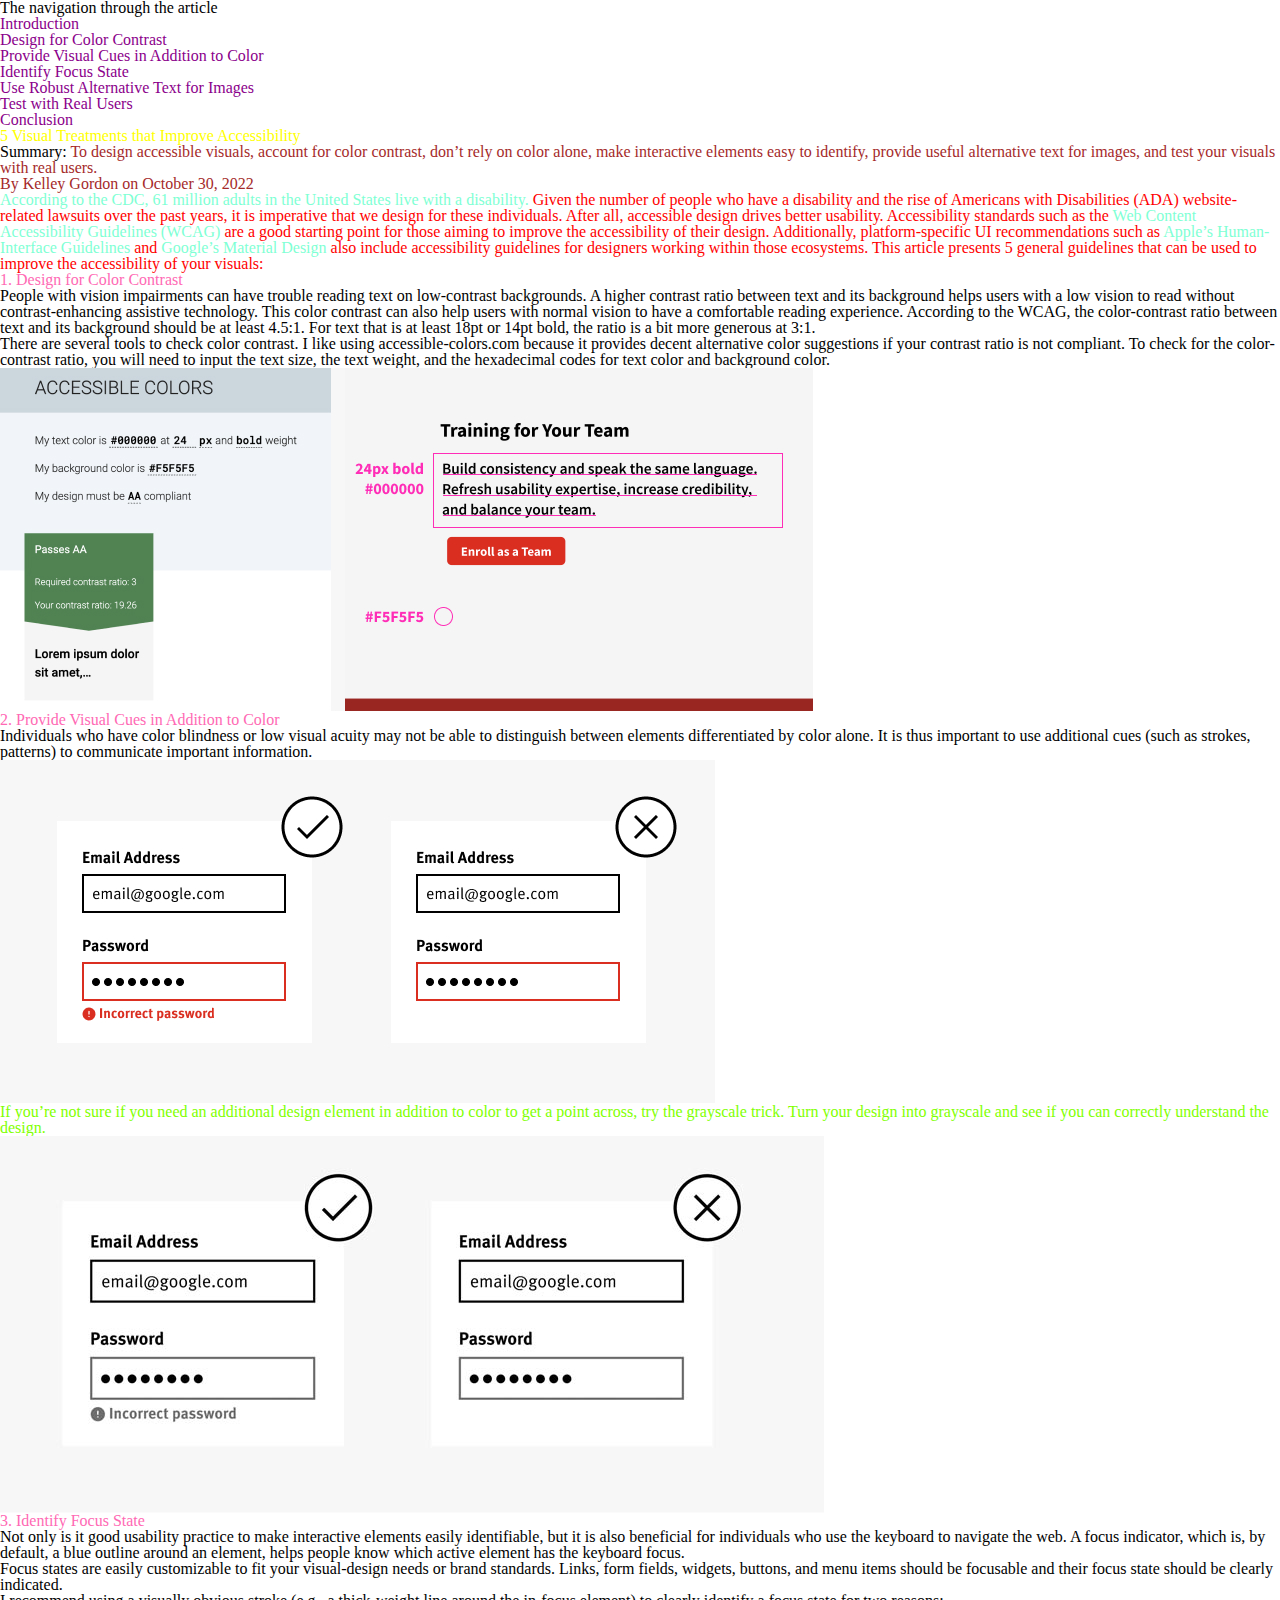
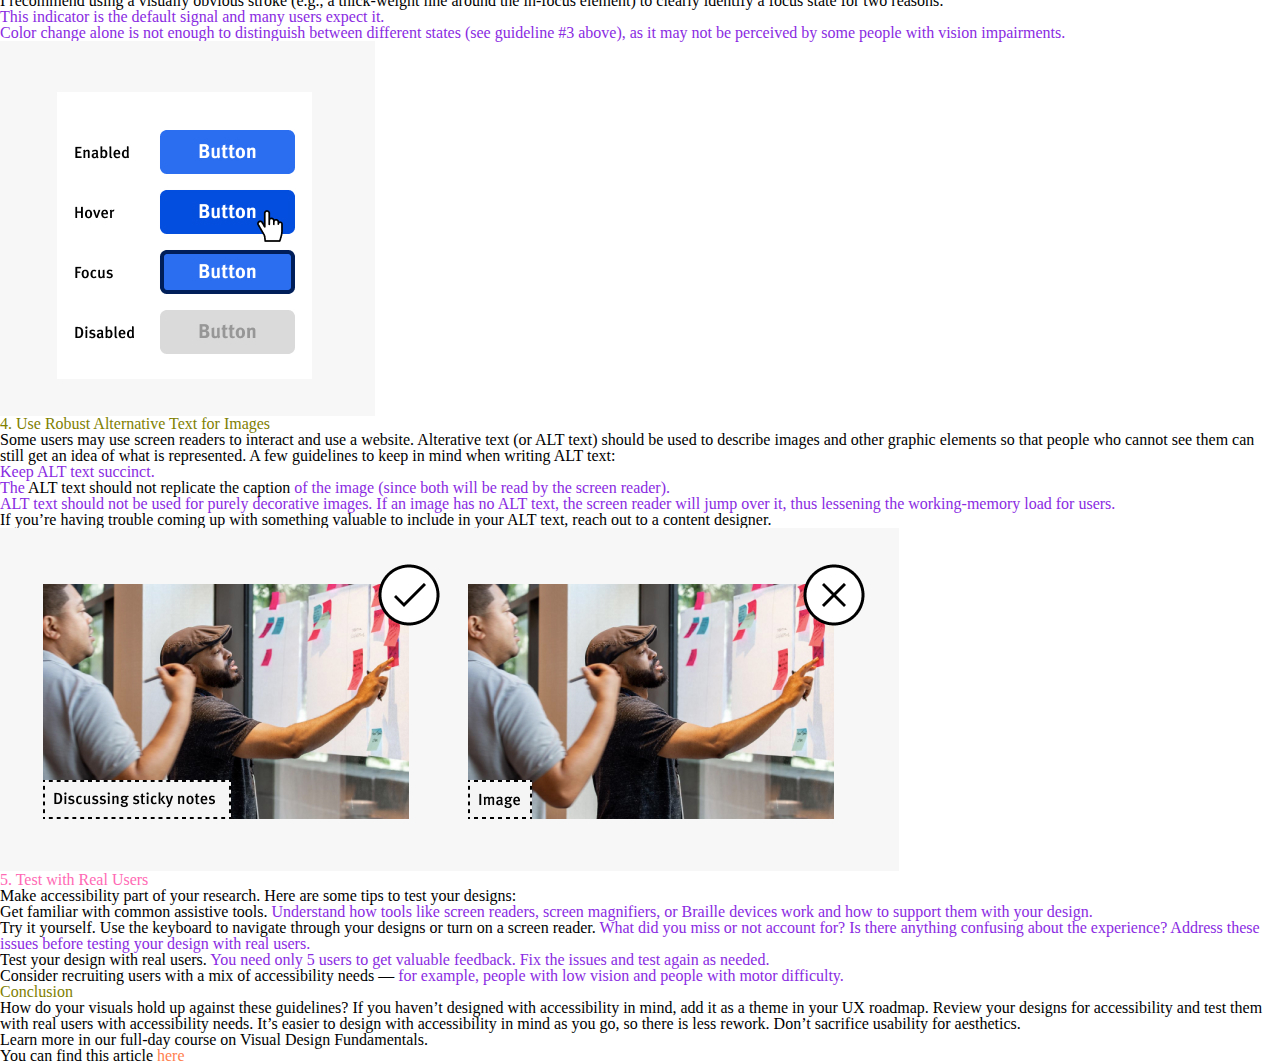
<file: lesson_3/index.html>
<!DOCTYPE html>
<html lang="en">
<head>
	<meta charset="UTF-8">
	<meta name="viewport" content="width=device-width, initial-scale=1.0">
	<link rel="stylesheet" href="css/style.css">
	<title>Lesson 3</title>
</head>
<body>
	<header class="header">
		<p>The navigation through the article</p>
		<ul class="header__menu">
			<li><a href="#intoduction" class="header__link">Introduction</a></li>
			<li><a href="#p1" class="header__link">Design for Color Contrast</a></li>
			<li><a href="#p2" class="header__link">Provide Visual Cues in Addition to Color</a></li>
			<li><a href="#p3" class="header__link">Identify Focus State</a></li>
			<li><a href="#p4" class="header__link">Use Robust Alternative Text for Images</a></li>
			<li><a href="#p5" class="header__link">Test with Real Users</a></li>
			<li><a href="#p6" class="header__link">Conclusion</a></li>
		</ul>
	</header>
	<main class="page">
		<div class="page__top">
			<h1 class="top__title main-title">5 Visual Treatments that Improve Accessibility</h1>
			<p class="top__subtitle"><span>Summary:</span> To design accessible visuals, account for color contrast, 
				don’t rely on color alone, make interactive elements easy to identify, provide useful alternative text for images, 
				and test your visuals with real users.
			</p>
			<p class="top__author">
				By <a href="https://www.nngroup.com/articles/author/kelley-gordon/">Kelley Gordon</a> on October 30, 2022
			</p>
		</div>
		<div class="page__introduction" id="intoduction">
			<a href="https://www.cdc.gov/ncbddd/disabilityandhealth/infographic-disability-impacts-all.html#:~:text=61%20million%20adults%20in%20the,is%20highest%20in%20the%20South">
				According to the CDC, 61 million adults in the United States live with a disability.
			</a> 
			Given the number of people who have a disability and the rise of Americans with Disabilities (ADA) 
			website-related lawsuits over the past years, it is imperative that we design for these individuals. 
			After all, accessible design drives better usability. Accessibility standards such as the 
			<a href="https://www.w3.org/WAI/standards-guidelines/wcag/">Web Content Accessibility Guidelines (WCAG) </a>
			are a good starting point for those aiming to improve the accessibility of their design. 
			Additionally, platform-specific UI recommendations such as 
			<a href="https://developer.apple.com/design/human-interface-guidelines/foundations/accessibility">
				Apple’s Human-Interface Guidelines
			</a> 
			and <a href="https://m2.material.io/design/usability/accessibility.html#understanding-accessibility">Google’s Material Design</a> 
			also include accessibility guidelines for designers working within those ecosystems. 
			This article presents 5 general guidelines that can be used to improve the accessibility of your visuals:
		</div>
		<div class="page__color" id="p1">
			<h2 class="color__title">1. Design for Color Contrast</h2>
			<p>
				People with vision impairments can have trouble reading text on low-contrast backgrounds. 
				A <span>higher contrast ratio between text and its background</span> helps users with a low vision to read without 
				contrast-enhancing assistive technology. This color contrast can also help users with normal vision 
				to have a comfortable reading experience. According to the 
				<a href="https://www.w3.org/TR/UNDERSTANDING-WCAG20/visual-audio-contrast-contrast.html">WCAG</a>, 
				the color-contrast ratio between text and its background should be at least 4.5:1. For text that is at least 18pt or 14pt bold, 
				the ratio is a bit more generous at 3:1.
			</p>
			<p>
				There are several tools to check color contrast. I like using 
				<a href="https://accessible-colors.com/">accessible-colors.com</a> 
				because it provides decent alternative color suggestions if your contrast ratio is not compliant. 
				To check for the color-contrast ratio, you will need to input the text size, the text weight, 
				and the hexadecimal codes for text color and background color.
			</p>
			<div class="color__image">
				<img src="img/01.jpg" alt="Color-contrast tool">
			</div>
		</div>
		<div class="page__visual" id="p2">
			<h2 class="visual__title">2. Provide Visual Cues in Addition to Color</h2>
			<p>
				Individuals who have color blindness or low visual acuity may not be able to distinguish between elements 
				differentiated by color alone. It is thus important to <span>use additional cues (such as strokes, patterns)</span> 
				to communicate important information.
			</p>
			<div class="visual__image">
				<img src="img/02.jpg" alt="Example of signaling an error in the site">
			</div>
			<p>
				If you’re not sure if you need an additional design element in addition to color to get a point across, 
				try the grayscale trick. Turn your design into grayscale and see if you can correctly understand the design.
			</p>
			<div class="visual__image">
				<img src="img/03.jpg" alt="A bad example of signaling an error in the site">
			</div>
		</div>
		<div class="page__focus" id="p3">
			<h2 class="focus__title">3. Identify Focus State</h2>
			<p>
				Not only is it good usability practice to make interactive elements easily identifiable, 
				but it is also beneficial for individuals who use the keyboard to navigate the web. 
				A focus indicator, which is, by default, a blue outline around an element, 
				helps people know which active element has the keyboard focus.
			</p>
			<p>
				Focus states are easily customizable to fit your visual-design needs or brand standards. 
				Links, form fields, widgets, buttons, and menu items should be focusable and their focus state should be clearly indicated.  
			</p>
			<p>
				I recommend using a visually obvious stroke (e.g., a thick-weight line around the in-focus element) 
				to clearly identify a focus state for two reasons:
			</p>
			<ul>
				<li>This indicator is the default signal and many users expect it.</li>
				<li>
					Color change alone is not enough to distinguish between different states (see guideline #3 above), 
					as it may not be perceived by some people with vision impairments.
				</li>
			</ul>
			<div class="focus__image">
				<img src="img/04.jpg" alt="Example of navigation in the site">
			</div>
		</div>
		<div class="page__alternitives" id="p4">
			<h2 class="alternitives__title">4. Use Robust Alternative Text for Images</h2>
			<p>
				Some users may use screen readers to interact and use a website. 
				Alterative text (or ALT text) should be used to describe images and other graphic elements 
				so that people who cannot see them can still get an idea of what is represented. 
				A few guidelines to keep in mind when writing ALT text:
			</p>
			<ul>
				<li>Keep ALT text succinct.</li>
				<li>
					The <span>ALT text should not replicate the caption</span> of the image (since both will be read by the screen reader).
				</li>
				<li>
					ALT text should not be used for purely decorative images. If an image has no ALT text, the screen reader will jump over it, 
					thus lessening the working-memory load for users.
				</li>
			</ul>
			<p>If you’re having trouble coming up with something valuable to include in your ALT text, reach out to a content designer.</p>
			<div class="alternitives__image">
				<img src="img/05.jpg" alt="Using ALT text">
			</div>
		</div>
		<div class="page__test" id="p5">
			<h2 class="test__title">5. Test with Real Users</h2>
			<p>Make accessibility part of your research. Here are some tips to test your designs:</p>
			<ul>
				<li>
					<span>Get familiar with common assistive tools.</span> Understand how tools like screen readers, screen magnifiers, 
					or Braille devices work and how to support them with your design.
				</li>
				<li>
					<span>Try it yourself. Use the keyboard to navigate through your designs or turn on a screen reader.</span> 
					What did you miss or not account for? Is there anything confusing about the experience? 
					Address these issues before testing your design with real users.
				</li>
				<li>
					<span>Test your design with real users.</span> 
					<a href="https://www.nngroup.com/articles/why-you-only-need-to-test-with-5-users/">You need only 5 users</a> 
					to get valuable feedback. Fix the issues and test again as needed.
				</li>
				<li>
					<span>Consider recruiting users with a mix of accessibility needs —</span> for example, 
					people with low vision and people with motor difficulty.
				</li>
			</ul>
		</div>
		<div class="page__conclusion" id="p6">
			<h2 class="conclusion__title">Conclusion</h2>
			<p>How do your visuals hold up against these guidelines? If you haven’t designed with accessibility in mind, 
				add it as a theme in your UX roadmap. Review your designs for accessibility and test them with real users with accessibility needs. 
				It’s easier to design with accessibility in mind as you go, so there is less rework. Don’t sacrifice usability for aesthetics.
			</p>
			<p>Learn more in our <a href="https://www.nngroup.com/courses/visual-design/">full-day course on Visual Design Fundamentals.</a></p>
		</div>
	</main>
	<footer class="footer">
		<p>You can find this article <a href="https://www.nngroup.com/articles/visual-treatments-accessibility/">here</a></p>
	</footer>
</body>
</html>
</file>
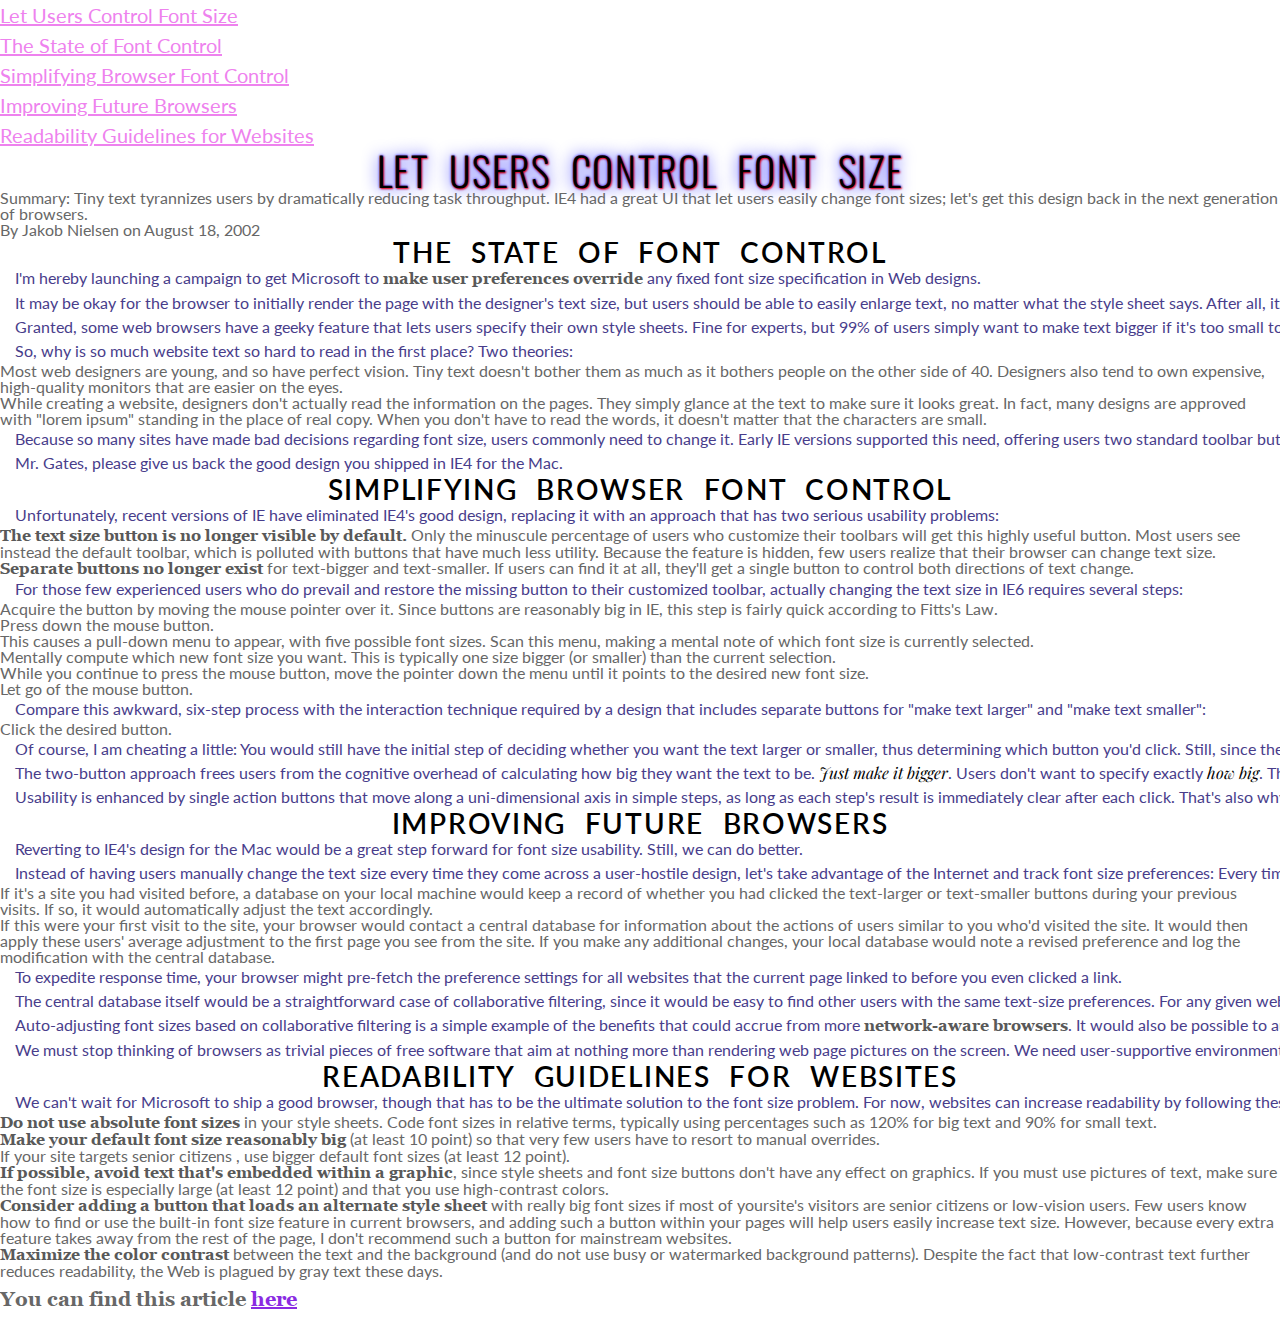
<file: lesson_4/index.html>
<!DOCTYPE html>
<html lang="en">

<head>
	<meta charset="UTF-8">
	<meta name="viewport" content="width=device-width, initial-scale=1.0">
	<link rel="preconnect" href="https://fonts.googleapis.com">
	<link rel="preconnect" href="https://fonts.gstatic.com" crossorigin>
	<link href="https://fonts.googleapis.com/css2?family=Oswald:wght@300&display=swap" rel="stylesheet">
	<link rel="stylesheet" href="css/style.css">
	<title>Lesson 4</title>
</head>

<body>
	<header class="header">
		<ul class="header__menu">
			<li><a href="#p-0" class="menu__link">Let Users Control Font Size</a></li>
			<li><a href="#p-1" class="menu__link">The State of Font Control</a></li>
			<li><a href="#p-2" class="menu__link">Simplifying Browser Font Control</a></li>
			<li><a href="#p-3" class="menu__link">Improving Future Browsers</a></li>
			<li><a href="#p-4" class="menu__link">Readability Guidelines for Websites</a></li>
		</ul>
	</header>
	<main class="page">
		<div class="page__intro">
			<h1 class="intro__title main-title" id="p-0">Let Users Control Font Size</h1>
			<div class="intro__text">
				<span>Summary:</span> Tiny text tyrannizes users by dramatically reducing task throughput. IE4 had a great
				UI that let users easily change font sizes; let's get this design back in the next generation of browsers.
			</div>
			<div class="intro__by">
				By <a href="https://www.nngroup.com/articles/author/jakob-nielsen/" target="_blank">Jakob Nielsen</a> on August 18, 2002
			</div>
		</div>
		<hr>
		<div class="page__state">
			<h2 class="state__title" id="p-1">The State of Font Control</h2>
			<p>
				I'm hereby launching a campaign to get Microsoft to <span class="bold">make user preferences override</span> any fixed
				font size specification in Web designs.
			</p>
			<p>
				It may be okay for the browser to initially render the page with the designer's text size, but users should
				be able to easily enlarge text, no matter what the style sheet says. After all, it's my screen, my computer,
				and my software, and they should do what I say.
			</p>
			<p>
				Granted, some web browsers have a geeky feature that lets users specify their own style sheets. Fine for
				experts, but 99% of users simply want to make text bigger if it's too small to read. The Mac-only iCab
				browser gives users this simple control; let's make Internet Explorer equally friendly to users' needs.
			</p>
			<p>So, why is so much website text so hard to read in the first place? Two theories:</p>
			<ul class="state__list">
				<li>
					Most web designers are young, and so have perfect vision. Tiny text doesn't bother them as much as it
					bothers people on the other side of 40. Designers also tend to own expensive, high-quality monitors that
					are easier on the eyes.
				</li>
				<li>
					While creating a website, designers don't actually read the information on the pages. They simply glance
					at the text to make sure it looks great. In fact, many designs are approved with "lorem ipsum" standing
					in the place of real copy. When you don't have to read the words, it doesn't matter that the characters
					are small.
				</li>
			</ul>
			<p>
				Because so many sites have made bad decisions regarding font size, users commonly need to change it. Early
				IE versions supported this need, offering users two standard toolbar buttons: one that made text bigger, and
				the other that made it smaller. That's the way things should be.
			</p>
			<p class="state__conclusion">Mr. Gates, please give us back the good design you shipped in IE4 for the Mac.</p>
		</div>
		<div class="page__simplify">
			<h2 class="simplify__title" id="p-2">Simplifying Browser Font Control</h2>
			<p>
				Unfortunately, recent versions of IE have eliminated IE4's good design, replacing it with an approach that
				has two serious usability problems:
			</p>
			<ul class="simplify__list">
				<li>
					<span class="bold">The text size button is no longer visible by default.</span> Only the minuscule percentage of users
					who customize their toolbars will get this highly useful button. Most users see instead the default toolbar,
					which is polluted with buttons that have much less utility. Because the feature is hidden, few users
					realize that their browser can change text size.
				</li>
				<li>
					<span class="bold">Separate buttons no longer exist</span> for text-bigger and text-smaller. If users can find it at
					all, they'll get a single button to control both directions of text change.
				</li>
			</ul>
			<p>
				For those few experienced users who do prevail and restore the missing button to their customized toolbar,
				actually changing the text size in IE6 requires several steps:
			</p>
			<ol class="simplify__list">
				<li>
					Acquire the button by moving the mouse pointer over it. Since buttons are reasonably big in IE, this step
					is fairly quick according to 
					<a href="https://www.asktog.com/columns/022DesignedToGiveFitts.html" target="_blank">Fitts's Law.</a>
				</li>
				<li>Press down the mouse button.</li>
				<li>
					This causes a pull-down menu to appear, with five possible font sizes. Scan this menu, making a mental
					note of which font size is currently selected.
				</li>
				<li>
					Mentally compute which new font size you want. This is typically one size bigger (or smaller) than the
					current selection.
				</li>
				<li>
					While you continue to press the mouse button, move the pointer down the menu until it points to the
					desired new font size.
				</li>
				<li>Let go of the mouse button.</li>
			</ol>
			<p>
				Compare this awkward, six-step process with the interaction technique required by a design that includes
				separate buttons for "make text larger" and "make text smaller":
			</p>
			<ol class="simplify__list">
				<li>Click the desired button.</li>
			</ol>
			<p>
				Of course, I am cheating a little: You would still have the initial step of deciding whether you want the
				text larger or smaller, thus determining which button you'd click. Still, since the entire change-font-size
				procedure is triggered by your annoyance at trying to read unpleasantly sized text, you already know that
				you want bigger (or smaller) text by the time you decide to change the size. (The average user doesn't have
				a mental model of a single "change size" command that is parameterized with the desired direction of change;
				the user's model includes two actions: "bigger" and "smaller." How the code is implemented is irrelevant for
				the user illusion which should be designed to match the users' mental model.)
			</p>
			<p>
				The two-button approach frees users from the cognitive overhead of calculating how big they want the text to
				be. <span class="italic">Just make it bigger</span>. Users don't want to specify exactly 
				<span class="italic">how big</span>. They can easily keep clicking the
				"bigger" button if the initial click doesn't make the text big enough.
			</p>
			<p>
				Usability is enhanced by single action buttons that move along a uni-dimensional axis in simple steps, as
				long as each step's result is immediately clear after each click. That's also why the Back button is so
				precious to users, and why it's used much more frequently than history list navigation.
			</p>
		</div>
		<div class="page_improve">
			<h2 class="improve__title" id="p-3">Improving Future Browsers </h2>
			<p>
				Reverting to IE4's design for the Mac would be a great step forward for font size usability. Still, we can
				do better.
			</p>
			<p>
				Instead of having users manually change the text size every time they come across a user-hostile design,
				let's take advantage of the Internet and track font size preferences: Every time your browser loaded a page
				from a new website, it would first check a database for information about your predicted font size
				preference:
			</p>
			<ul class="improve__list">
				<li>
					If it's a site you had visited before, a database on your local machine would keep a record of whether
					you had clicked the text-larger or text-smaller buttons during your previous visits. If so, it would
					automatically adjust the text accordingly.
				</li>
				<li>
					If this were your first visit to the site, your browser would contact a central database for information
					about the actions of users similar to you who'd visited the site. It would then apply these users'
					average adjustment to the first page you see from the site. If you make any additional changes, your
					local database would note a revised preference and log the modification with the central database.
				</li>
			</ul>
			<p>
				To expedite response time, your browser might pre-fetch the preference settings for all websites that the
				current page linked to before you even clicked a link.
			</p>
			<p>
				The central database itself would be a straightforward case of collaborative filtering, since it would be
				easy to find other users with the same text-size preferences. For any given web page, most users would
				either leave it alone or request text that's one or two sizes larger or smaller. Because a total of five
				options would account for the vast majority of users, font size preferences would be much easier to model
				than, say, taste in books or films.
			</p>
			<p>
				Auto-adjusting font sizes based on collaborative filtering is a simple example of the benefits that could
				accrue from more <span class="bold">network-aware browsers</span>. It would also be possible to auto-repair
				many broken links, auto-remove annoying ads or pop-ups, and make many other improvements to individual users' experience based
				on feedback from prior site visitors.
			</p>
			<p>
				We must stop thinking of browsers as trivial pieces of free software that aim at nothing more than rendering
				web page pictures on the screen. We need user-supportive environments that facilitate navigation and protect
				users from the excesses of bad websites.
			</p>
		</div>
		<div class="page__readability">
			<h2 class="readability__title" id="p-4">Readability Guidelines for Websites </h2>
			<p>
				We can't wait for Microsoft to ship a good browser, though that has to be the ultimate solution to the font
				size problem. For now, websites can increase readability by following these guidelines:
			</p>
			<ul class="readability__list">
				<li>
					<span class="bold">Do not use absolute font sizes </span>in your style sheets. Code font sizes in
					relative terms, typically using percentages such as 120% for big text and 90% for small text.
				</li>
				<li>
					<span class="bold">Make your default font size reasonably big </span>(at least 10 point) so that very few
					users have to resort to manual overrides.
				</li>
				<li>
					<span>If your site targets 
						<a href="https://www.nngroup.com/articles/usability-for-senior-citizens/" target="_blank">senior citizens</a>
					</span>, use bigger default font sizes (at least 12 point).
				</li>
				<li>
					<span class="bold">If possible, avoid text that's embedded within a graphic</span>, since style sheets
					and font size buttons don't have any effect on graphics. If you must use pictures of text, make sure the font size is especially
					large (at least 12 point) and that you use high-contrast colors.
				</li>
				<li>
					<span class="bold">Consider adding a button that loads an alternate style sheet</span> with really big
					font sizes if most of yoursite's visitors are senior citizens or
					<a href="https://www.nngroup.com/topic/accessibility/" target="_blank">low-vision</a>
					users. Few users know how to find or use the built-in font size feature in current browsers, and adding such a button within your pages will help users easily
					increase text size. However, because every extra feature takes away from the rest of the page, I don't
					recommend such a button for mainstream websites.
				</li>
				<li>
					<span class="bold">Maximize the color contrast</span> between the text and the background (and do not use
					busy or watermarked background patterns). Despite the fact that low-contrast text further reduces readability, the Web is
					plagued by gray text these days.
				</li>
			</ul>
		</div>
	</main>
	<footer class="footer">
		You can find this article <a href="https://www.nngroup.com/articles/let-users-control-font-size/">here</a>
	</footer>
</body>

</html>
</file>
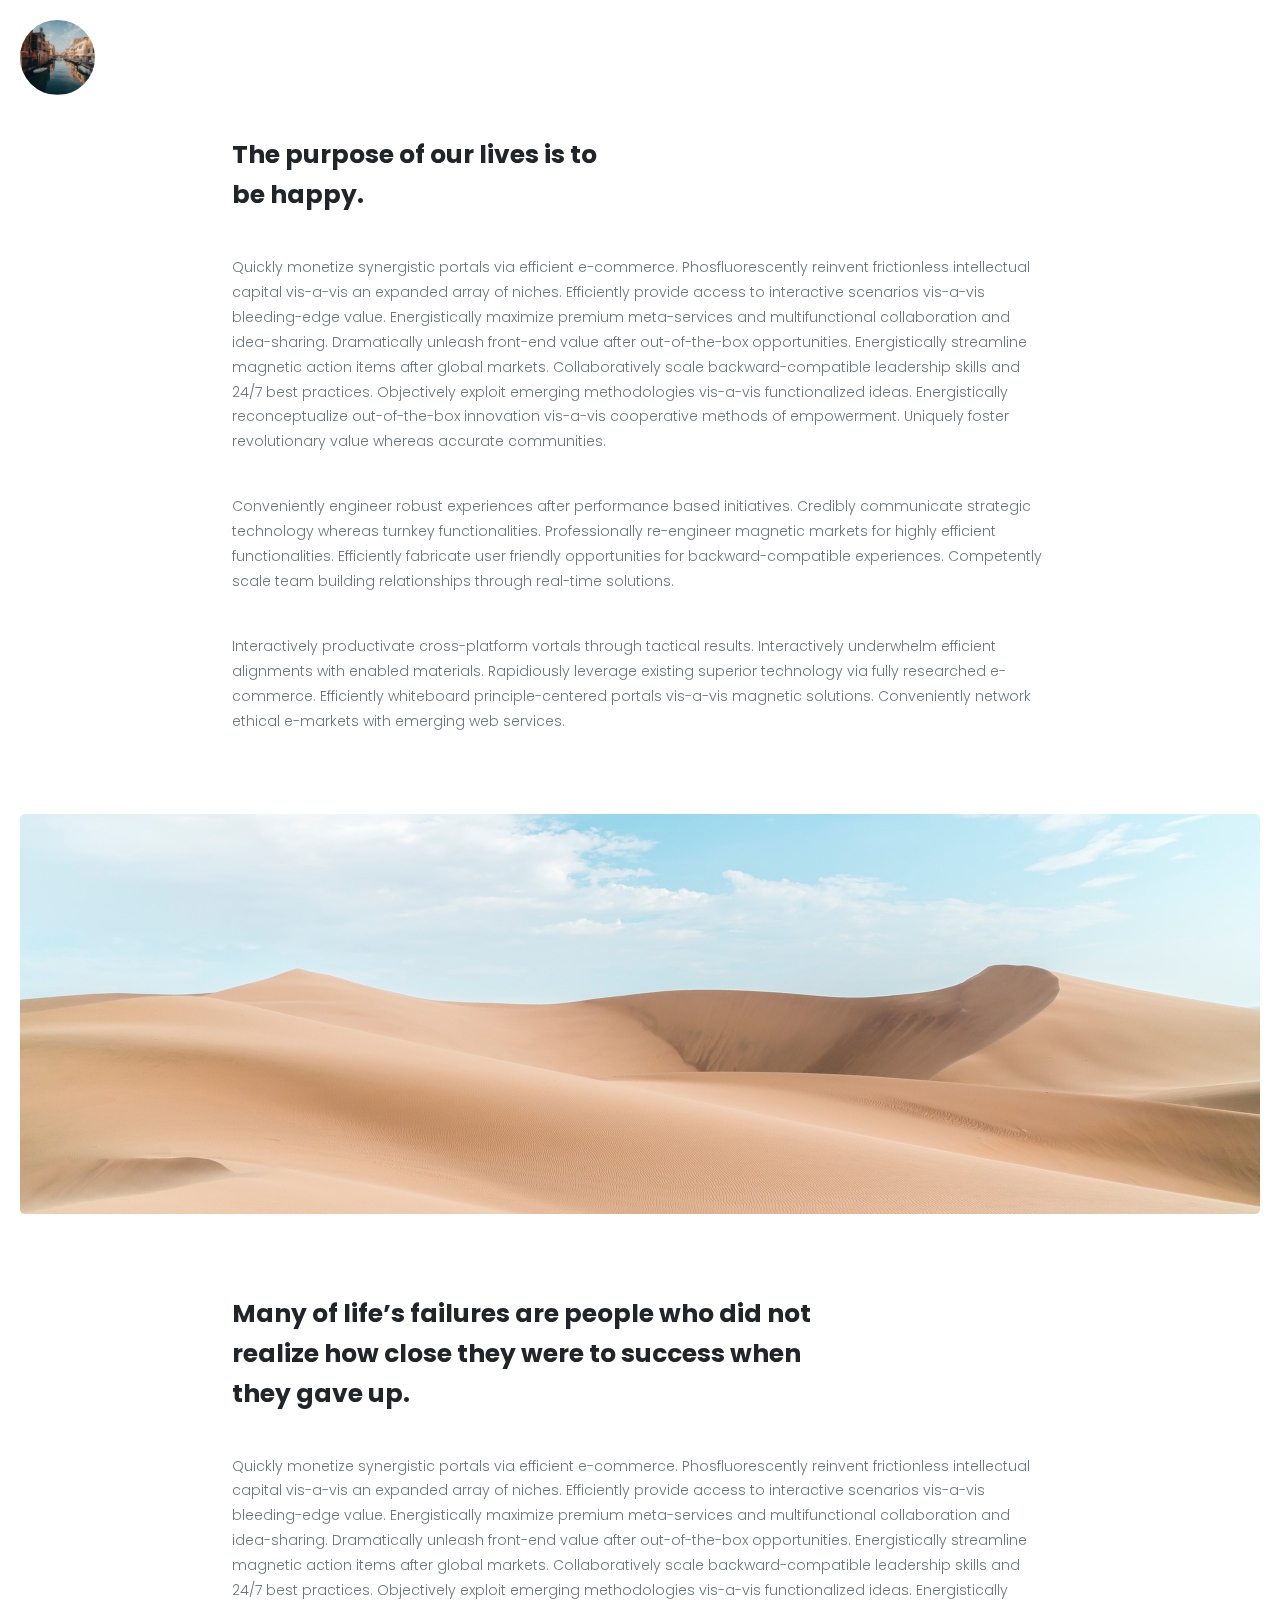
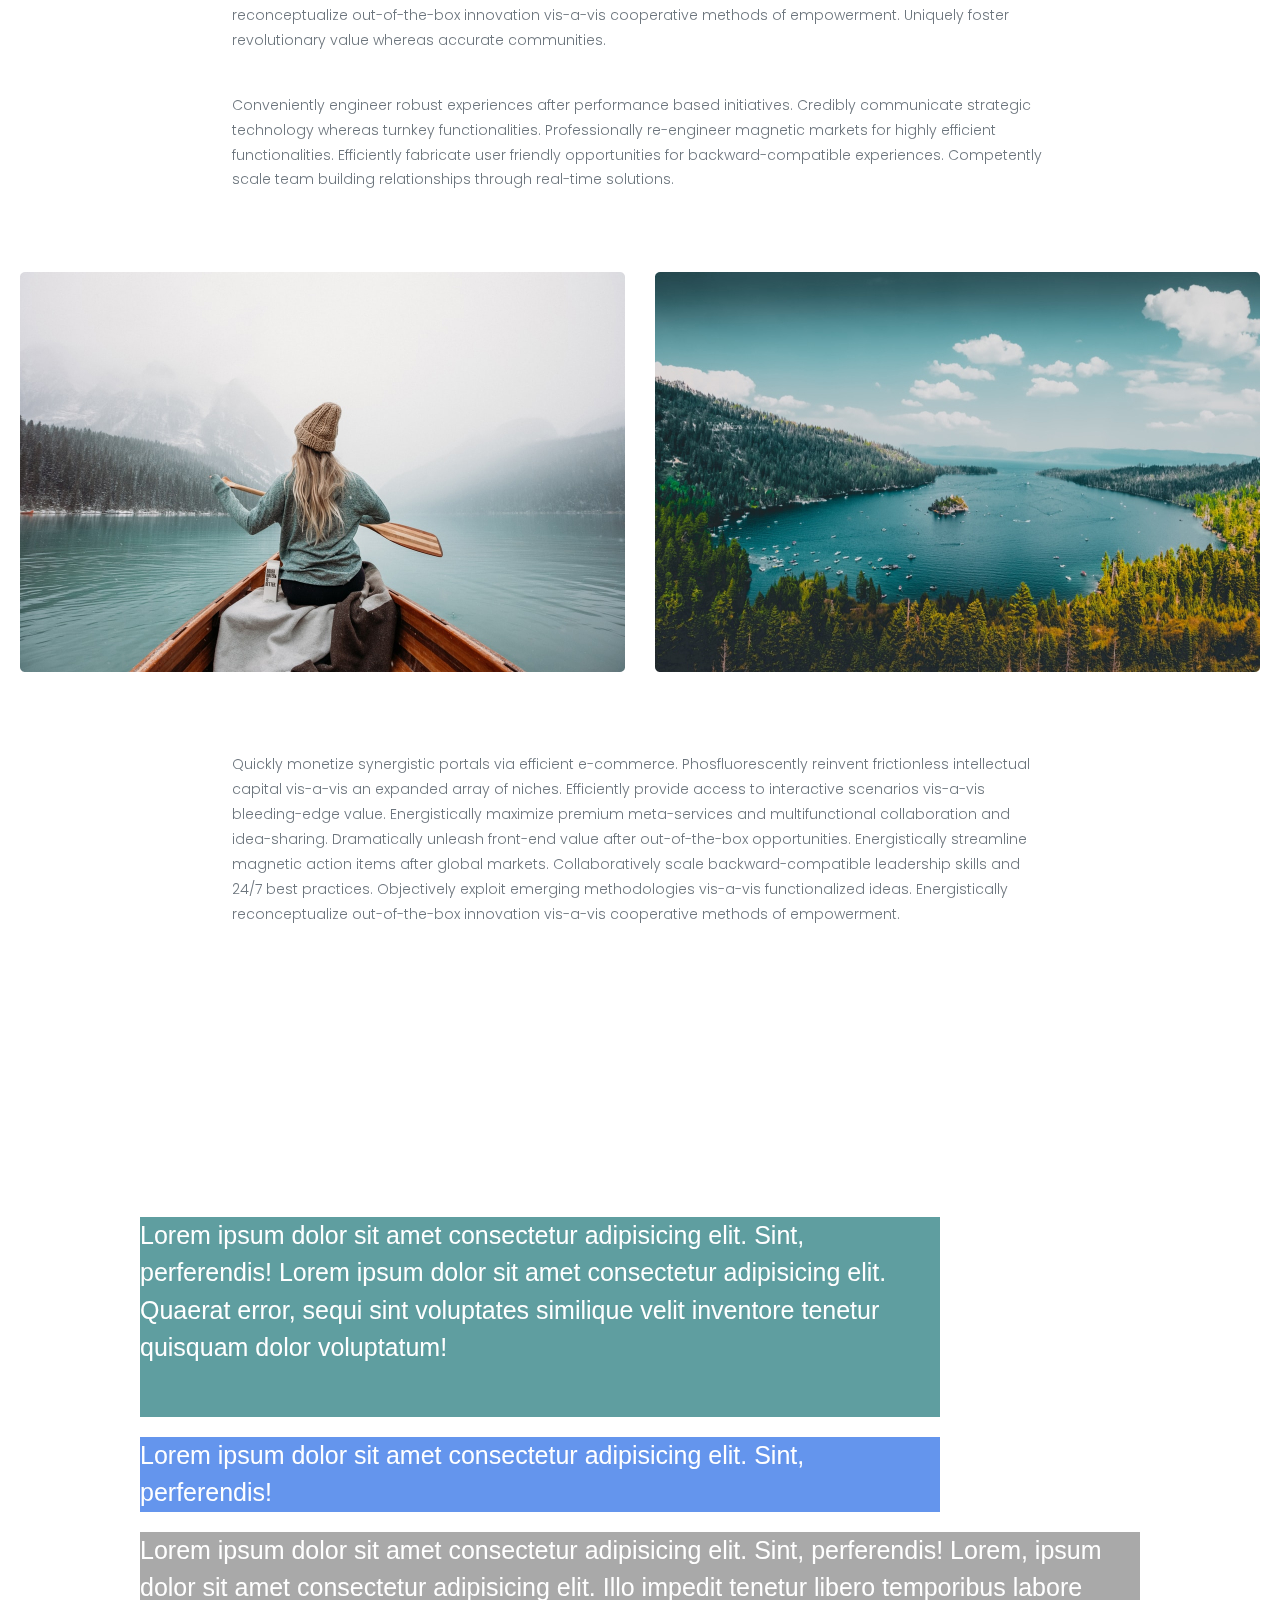
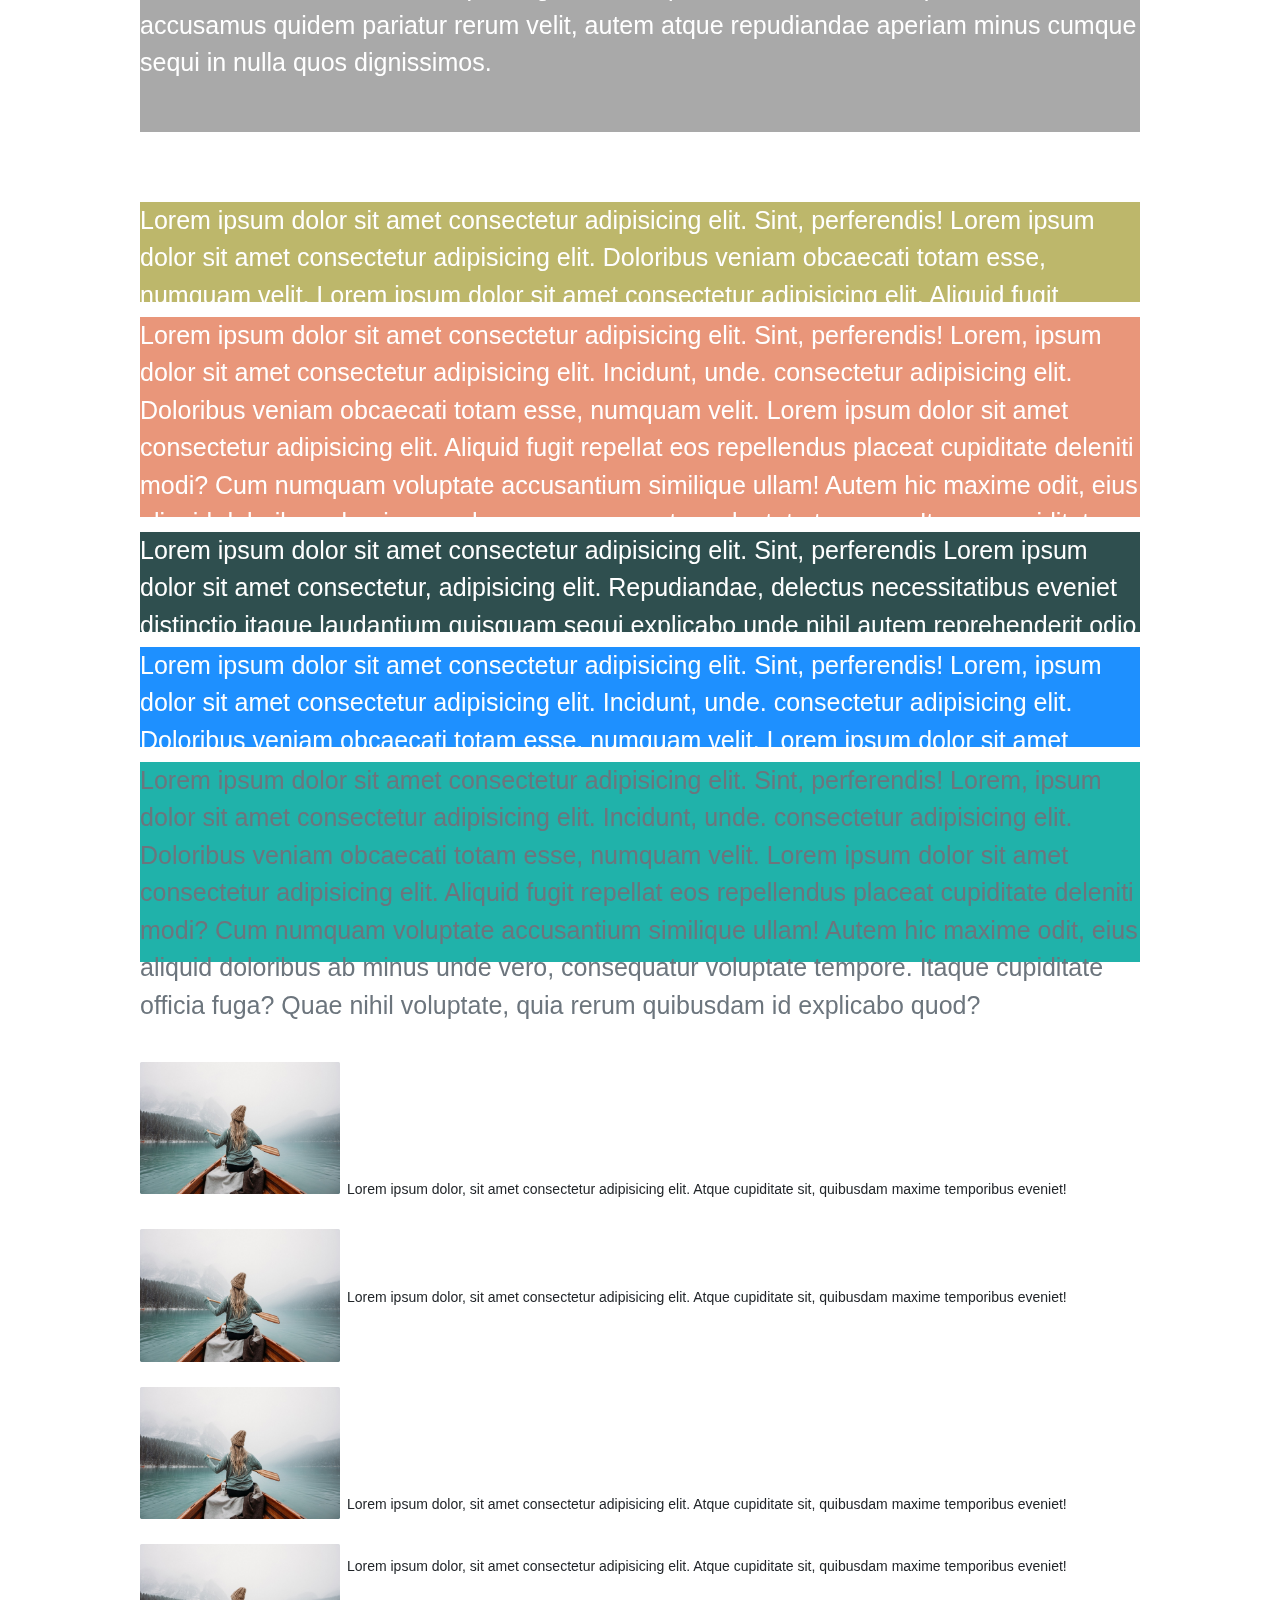
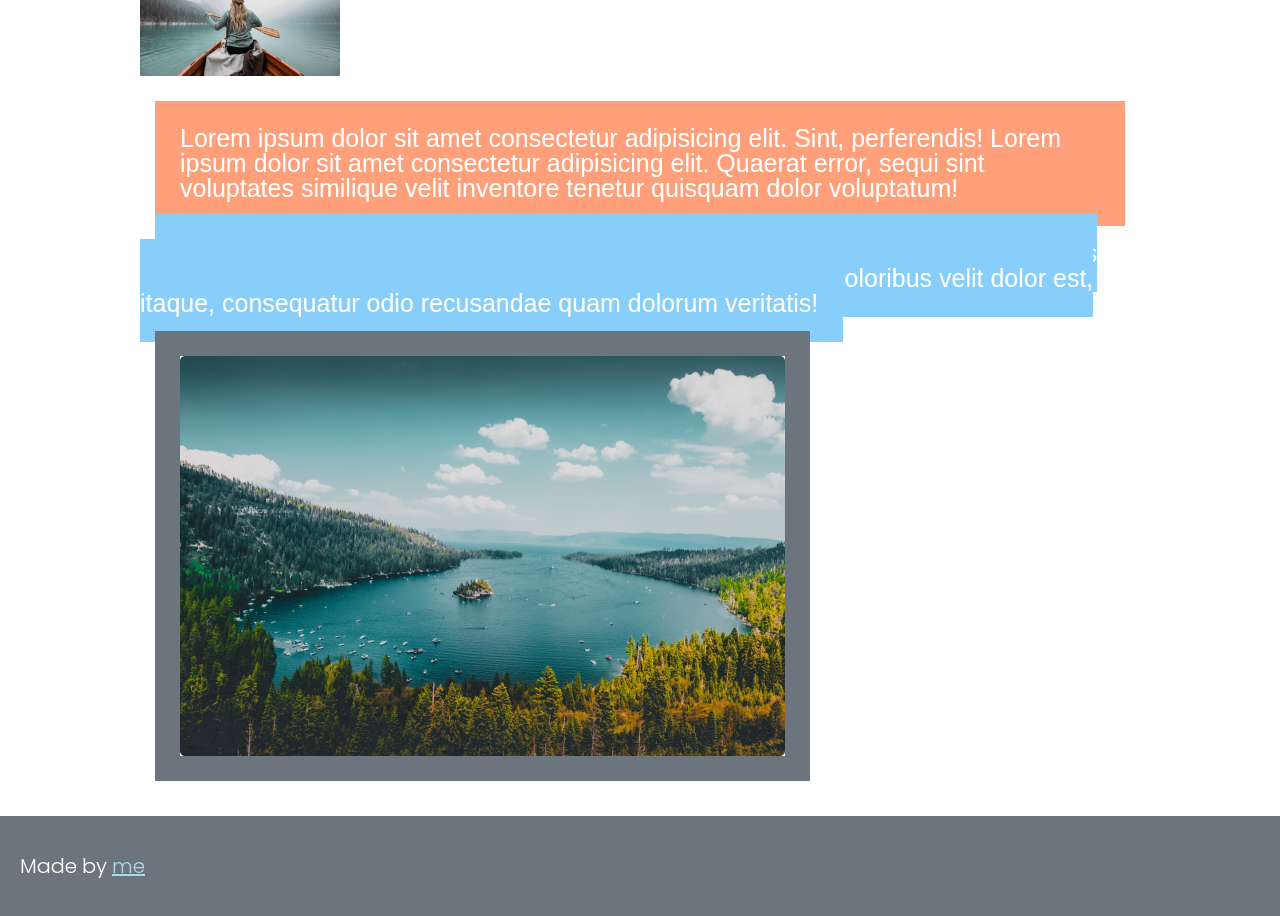
<file: lesson_5/index.html>
<!DOCTYPE html>
<html lang="en">

<head>
	<meta charset="UTF-8">
	<meta name="viewport" content="width=device-width, initial-scale=1.0">
	<link rel="stylesheet" href="css/style.css">
	<title>Lesson 5</title>
</head>

<body>
	<header class="header">
		<div class="header__container">
			<div class="header__logo">
				<img src="img/logo.svg" alt="Logo">
			</div>
		</div>
	</header>
	<main class="page">
		<div class="page__container">
			<div class="page__container-inner">
				<h2 class="page__title title title-1">The purpose of our lives is to be happy.</h2>
				<div class="page__text">
					<p>
						Quickly monetize synergistic portals via efficient e-commerce. Phosfluorescently reinvent frictionless
						intellectual capital vis-a-vis an expanded array of niches. Efficiently provide access to interactive
						scenarios vis-a-vis bleeding-edge value. Energistically maximize premium meta-services and
						multifunctional collaboration and idea-sharing. Dramatically unleash front-end value after
						out-of-the-box opportunities. Energistically streamline magnetic action items after global markets.
						Collaboratively scale backward-compatible leadership skills and 24/7 best practices. Objectively
						exploit emerging methodologies vis-a-vis functionalized ideas. Energistically reconceptualize
						out-of-the-box innovation vis-a-vis cooperative methods of empowerment. Uniquely foster revolutionary
						value whereas accurate communities.
					</p>
					<p>
						Conveniently engineer robust experiences after performance based initiatives. Credibly communicate
						strategic technology whereas turnkey functionalities. Professionally re-engineer magnetic markets for
						highly efficient functionalities. Efficiently fabricate user friendly opportunities for
						backward-compatible experiences. Competently scale team building relationships through real-time
						solutions.
					</p>
					<p>
						Interactively productivate cross-platform vortals through tactical results. Interactively underwhelm
						efficient alignments with enabled materials. Rapidiously leverage existing superior technology via
						fully researched e-commerce. Efficiently whiteboard principle-centered portals vis-a-vis magnetic
						solutions. Conveniently network ethical e-markets with emerging web services.
					</p>
				</div>
			</div>
			<div class="page__image">
				<img src="img/01.jpg" alt="Picture1">
			</div>
			<div class="page__container-inner">
				<h2 class="page__title title title-2">Many of life’s failures are people who did not realize how close they
					were to
					success when they gave up.</h2>
				<div class="page__text">
					<p>
						Quickly monetize synergistic portals via efficient e-commerce. Phosfluorescently reinvent frictionless
						intellectual capital vis-a-vis an expanded array of niches. Efficiently provide access to interactive
						scenarios vis-a-vis bleeding-edge value. Energistically maximize premium meta-services and
						multifunctional collaboration and idea-sharing. Dramatically unleash front-end value after
						out-of-the-box opportunities. Energistically streamline magnetic action items after global markets.
						Collaboratively scale backward-compatible leadership skills and 24/7 best practices. Objectively
						exploit emerging methodologies vis-a-vis functionalized ideas. Energistically reconceptualize
						out-of-the-box innovation vis-a-vis cooperative methods of empowerment. Uniquely foster revolutionary
						value whereas accurate communities.
					</p>
					<p>
						Conveniently engineer robust experiences after performance based initiatives. Credibly communicate
						strategic technology whereas turnkey functionalities. Professionally re-engineer magnetic markets for
						highly efficient functionalities. Efficiently fabricate user friendly opportunities for
						backward-compatible experiences. Competently scale team building relationships through real-time
						solutions.
					</p>
				</div>
			</div>
			<div class="page__images">
				<img src="img/02.jpg" class="image-1" alt="Picture2">
				<img src="img/03.jpg" class="image-2" alt="Picture3">
			</div>
			<div class="page__container-inner">
				<div class="page__text">
					<p>
						Quickly monetize synergistic portals via efficient e-commerce. Phosfluorescently reinvent frictionless
						intellectual capital vis-a-vis an expanded array of niches. Efficiently provide access to interactive
						scenarios vis-a-vis bleeding-edge value. Energistically maximize premium meta-services and
						multifunctional collaboration and idea-sharing. Dramatically unleash front-end value after
						out-of-the-box opportunities. Energistically streamline magnetic action items after global markets.
						Collaboratively scale backward-compatible leadership skills and 24/7 best practices. Objectively
						exploit emerging methodologies vis-a-vis functionalized ideas. Energistically reconceptualize
						out-of-the-box innovation vis-a-vis cooperative methods of empowerment.
					</p>
				</div>
			</div>
		</div>
		<div class="practice">
			<div class="examle-1">
				<div class="width-block-1">
					Lorem ipsum dolor sit amet consectetur adipisicing elit. Sint, perferendis! Lorem
					ipsum dolor sit amet consectetur adipisicing elit. Quaerat error, sequi sint voluptates similique velit
					inventore tenetur quisquam dolor voluptatum!
				</div>
				<div class="width-block-2">Lorem ipsum dolor sit amet consectetur adipisicing elit. Sint, perferendis!</div>
				<div class="width-block-3">
					Lorem ipsum dolor sit amet consectetur adipisicing elit. Sint, perferendis!
					Lorem, ipsum dolor sit amet consectetur adipisicing elit. Illo impedit tenetur libero temporibus labore
					accusamus quidem pariatur rerum velit, autem atque repudiandae aperiam minus cumque sequi in nulla quos
					dignissimos.
				</div>
			</div>
			<div class="examle-2">
				<div class="overflow-block-1">
					Lorem ipsum dolor sit amet consectetur adipisicing elit. Sint, perferendis! Lorem ipsum dolor sit amet
					consectetur adipisicing elit. Doloribus veniam obcaecati totam esse, numquam velit. Lorem ipsum dolor sit
					amet consectetur adipisicing elit. Aliquid fugit repellat eos repellendus placeat cupiditate deleniti
					modi? Cum numquam voluptate accusantium similique ullam! Autem hic maxime odit, eius aliquid doloribus ab
					minus unde vero, consequatur voluptate tempore. Itaque cupiditate officia fuga? Quae nihil voluptate,
					quia rerum quibusdam id explicabo quod?
				</div>
				<div class="overflow-block-2">
					Lorem ipsum dolor sit amet consectetur adipisicing elit. Sint, perferendis! Lorem, ipsum dolor sit amet
					consectetur adipisicing elit. Incidunt, unde. consectetur adipisicing elit. Doloribus veniam obcaecati
					totam esse, numquam velit. Lorem ipsum dolor sit
					amet consectetur adipisicing elit. Aliquid fugit repellat eos repellendus placeat cupiditate deleniti
					modi? Cum numquam voluptate accusantium similique ullam! Autem hic maxime odit, eius aliquid doloribus ab
					minus unde vero, consequatur voluptate tempore. Itaque cupiditate officia fuga? Quae nihil voluptate,
					quia rerum quibusdam id explicabo quod?
				</div>
				<div class="overflow-block-3">
					Lorem ipsum dolor sit amet consectetur adipisicing elit. Sint, perferendis Lorem ipsum dolor sit amet
					consectetur, adipisicing elit. Repudiandae, delectus necessitatibus eveniet distinctio itaque laudantium
					quisquam sequi explicabo unde nihil autem reprehenderit odio ipsum doloremque aspernatur, voluptate
					suscipit consequuntur incidunt.
				</div>
				<div class="overflow-block-4">
					Lorem ipsum dolor sit amet consectetur adipisicing elit. Sint, perferendis! Lorem, ipsum dolor sit amet
					consectetur adipisicing elit. Incidunt, unde. consectetur adipisicing elit. Doloribus veniam obcaecati
					totam esse, numquam velit. Lorem ipsum dolor sit
					amet consectetur adipisicing elit. Aliquid fugit repellat eos repellendus placeat cupiditate deleniti
					modi? Cum numquam voluptate accusantium similique ullam! Autem hic maxime odit, eius aliquid doloribus ab
					minus unde vero, consequatur voluptate tempore. Itaque cupiditate officia fuga? Quae nihil voluptate,
					quia rerum quibusdam id explicabo quod?
				</div>
				<div class="overflow-block-5">
					Lorem ipsum dolor sit amet consectetur adipisicing elit. Sint, perferendis! Lorem, ipsum dolor sit amet
					consectetur adipisicing elit. Incidunt, unde. consectetur adipisicing elit. Doloribus veniam obcaecati
					totam esse, numquam velit. Lorem ipsum dolor sit
					amet consectetur adipisicing elit. Aliquid fugit repellat eos repellendus placeat cupiditate deleniti
					modi? Cum numquam voluptate accusantium similique ullam! Autem hic maxime odit, eius aliquid doloribus ab
					minus unde vero, consequatur voluptate tempore. Itaque cupiditate officia fuga? Quae nihil voluptate,
					quia rerum quibusdam id explicabo quod?
				</div>
			</div>
			<div class="examle-3">
				<div class="vertical-1">
					<img src="img/02.jpg" alt="Example picture">
					<span>
						Lorem ipsum dolor, sit amet consectetur adipisicing elit. Atque cupiditate sit, quibusdam maxime
						temporibus eveniet!
					</span>
				</div>
				<div class="vertical-2">
					<img src="img/02.jpg" alt="Example picture">
					<span>
						Lorem ipsum dolor, sit amet consectetur adipisicing elit. Atque cupiditate sit, quibusdam maxime
						temporibus eveniet!
					</span>
				</div>
				<div class="vertical-3">
					<img src="img/02.jpg" alt="Example picture">
					<span>
						Lorem ipsum dolor, sit amet consectetur adipisicing elit. Atque cupiditate sit, quibusdam maxime
						temporibus eveniet!
					</span>
				</div>
				<div class="vertical-4">
					<img src="img/02.jpg" alt="Example picture">
					<span>
						Lorem ipsum dolor, sit amet consectetur adipisicing elit. Atque cupiditate sit, quibusdam maxime
						temporibus eveniet!
					</span>
				</div>
			</div>
			<div class="examle-4">
				<div class="margin-block">
					Lorem ipsum dolor sit amet consectetur adipisicing elit. Sint, perferendis! Lorem
					ipsum dolor sit amet consectetur adipisicing elit. Quaerat error, sequi sint voluptates similique velit
					inventore tenetur quisquam dolor voluptatum!
				</div>
				<span class="margin-inline"> Lorem ipsum, dolor sit amet consectetur adipisicing elit. Aliquam repudiandae
					quas eaque deleniti hic architecto, incidunt magni dignissimos enim doloribus velit dolor est, itaque,
					consequatur odio recusandae quam dolorum veritatis!
				</span>
				<img src="img/03.jpg" alt="Example picture" class="margin-inline-block">
			</div>
		</div>
	</main>
	<footer class="footer">
		<div class="footer__container">
			<div class="footer__text">
				Made by <a href="https://github.com/Anstsha" target="_blank">me</a>
			</div>
		</div>
	</footer>
</body>

</html>
</file>
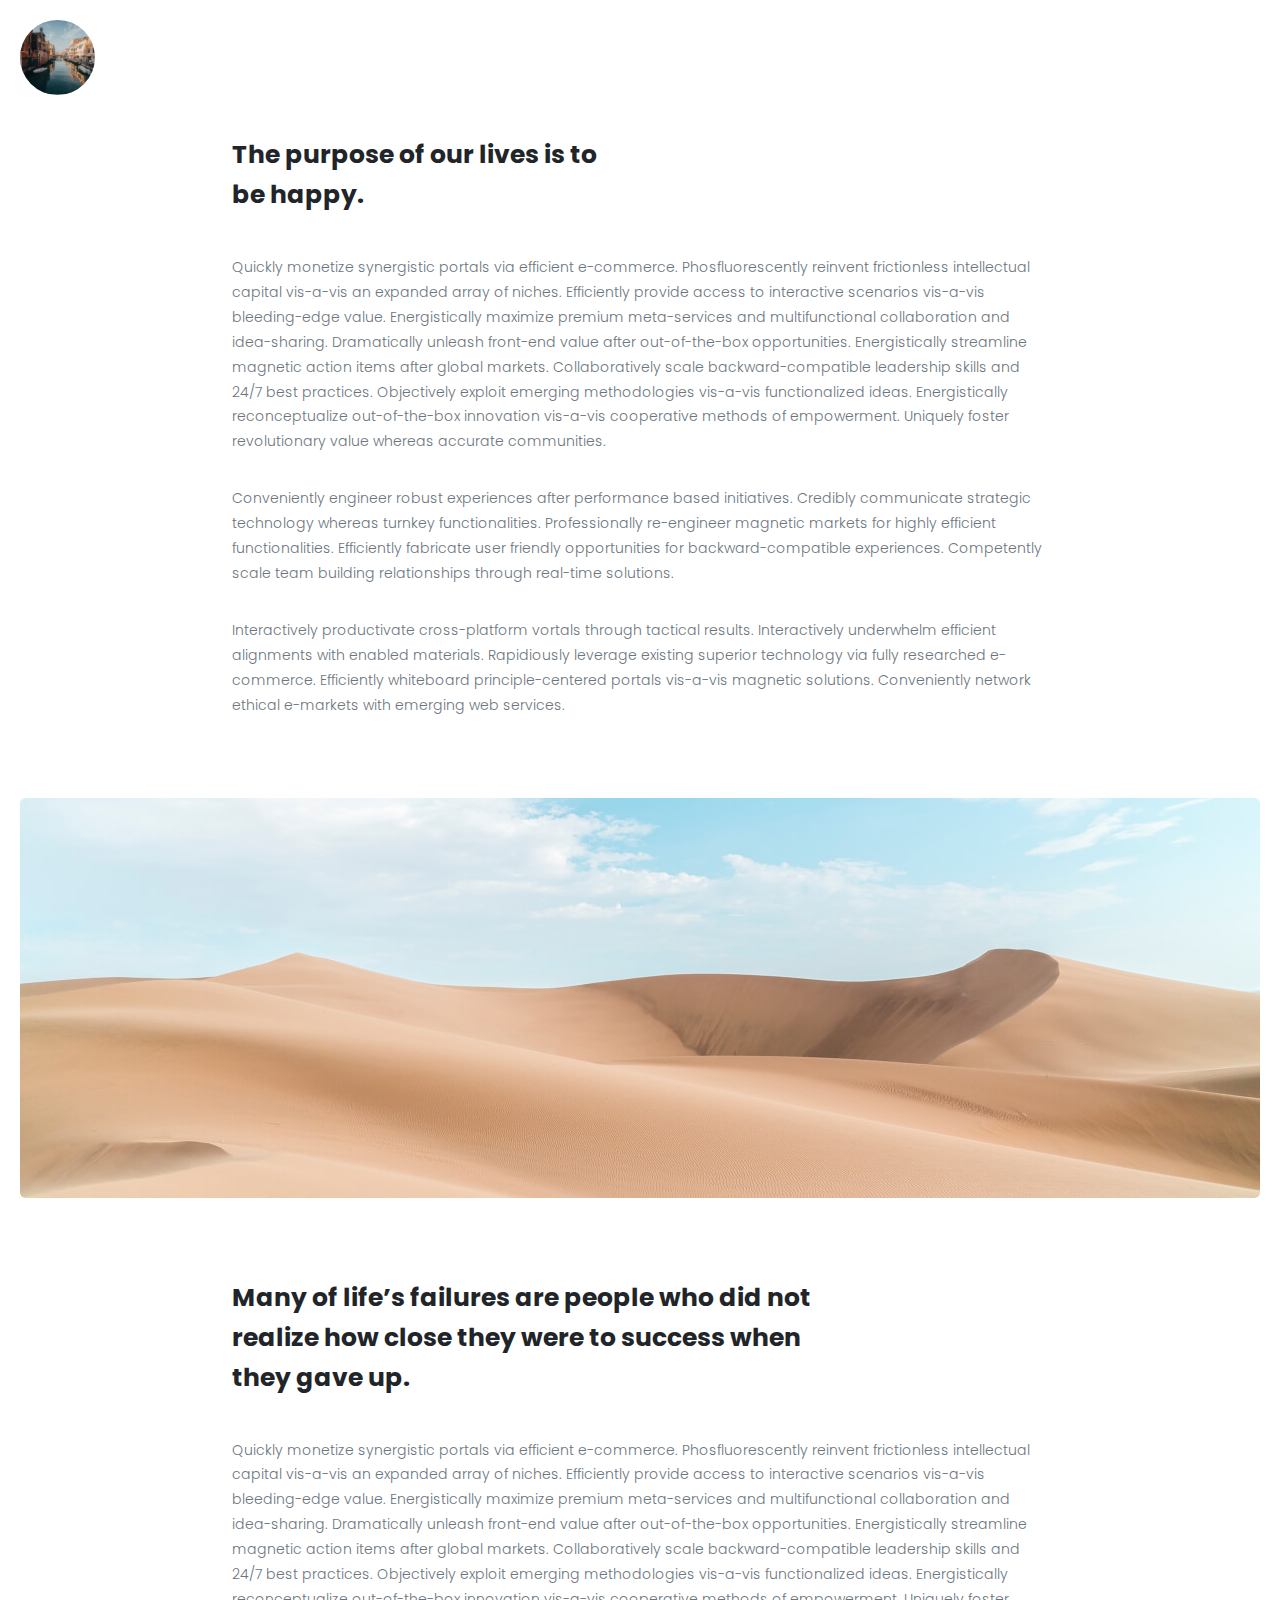
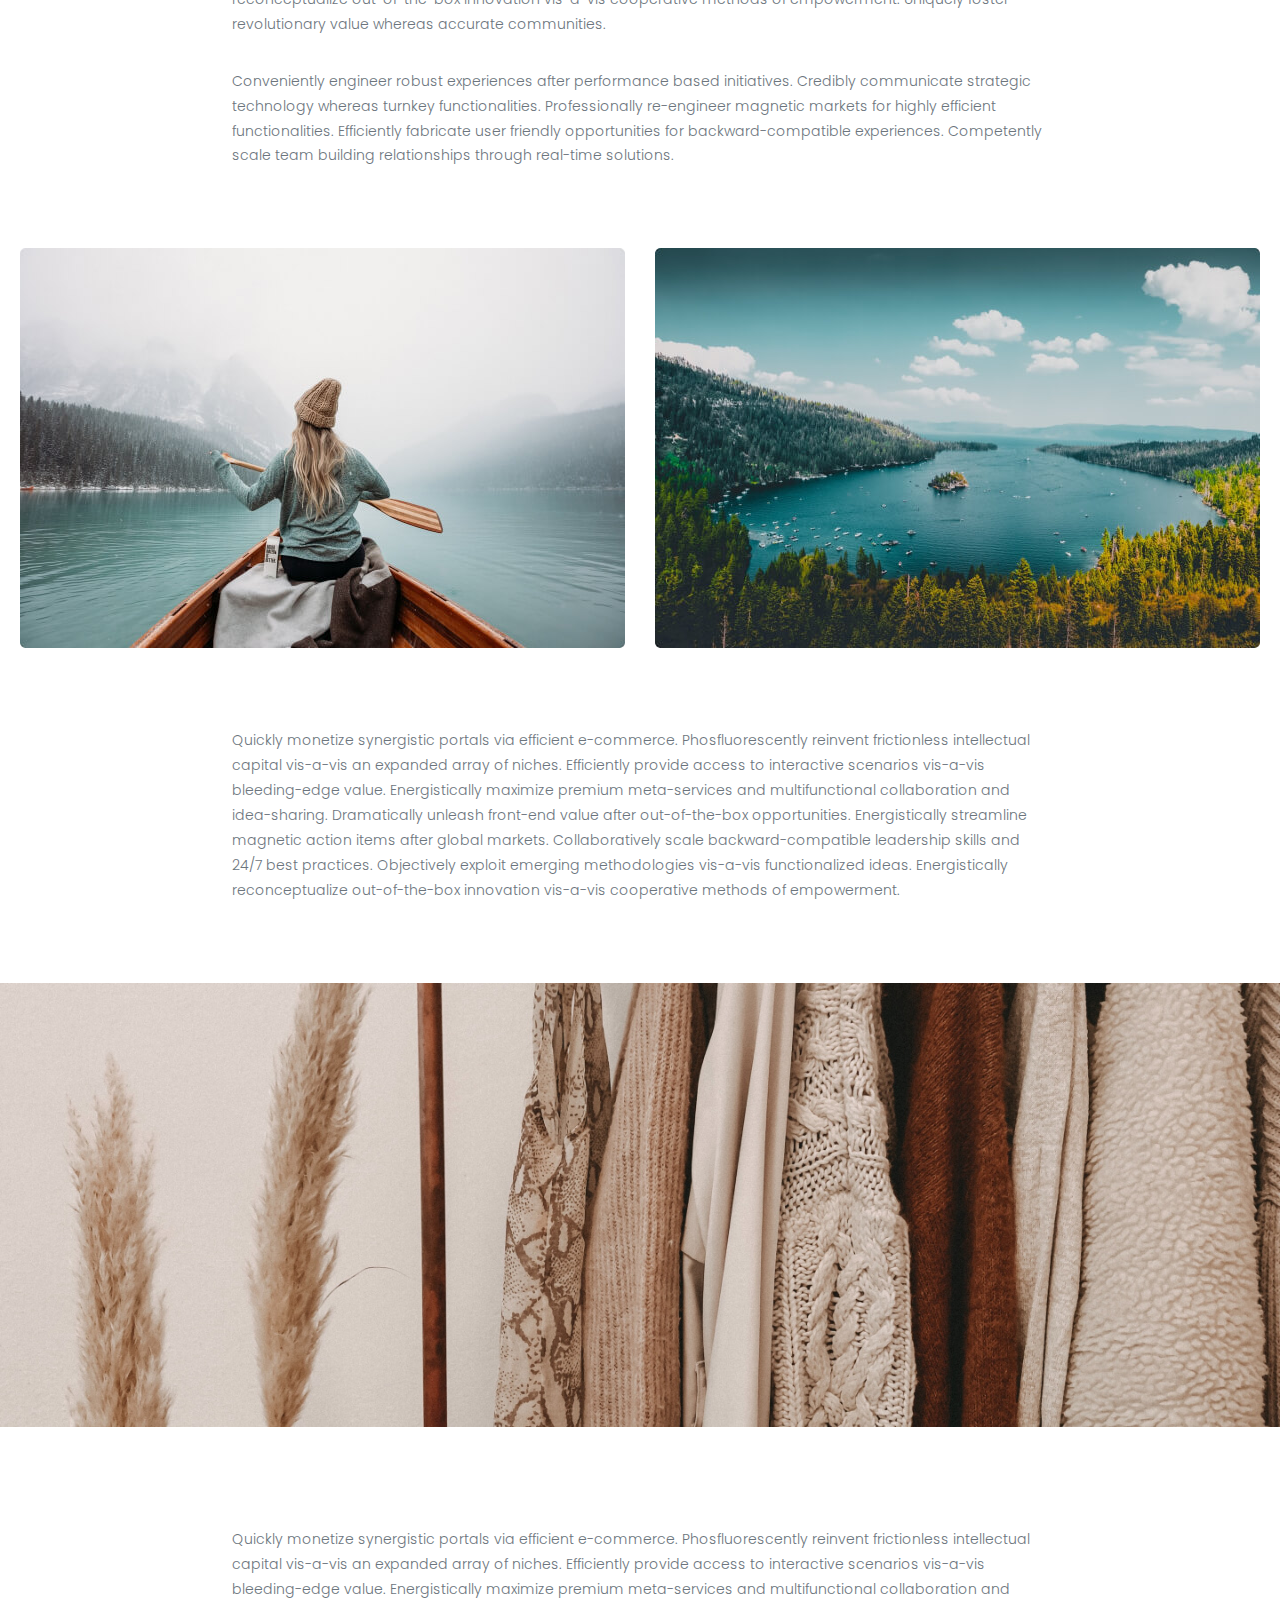
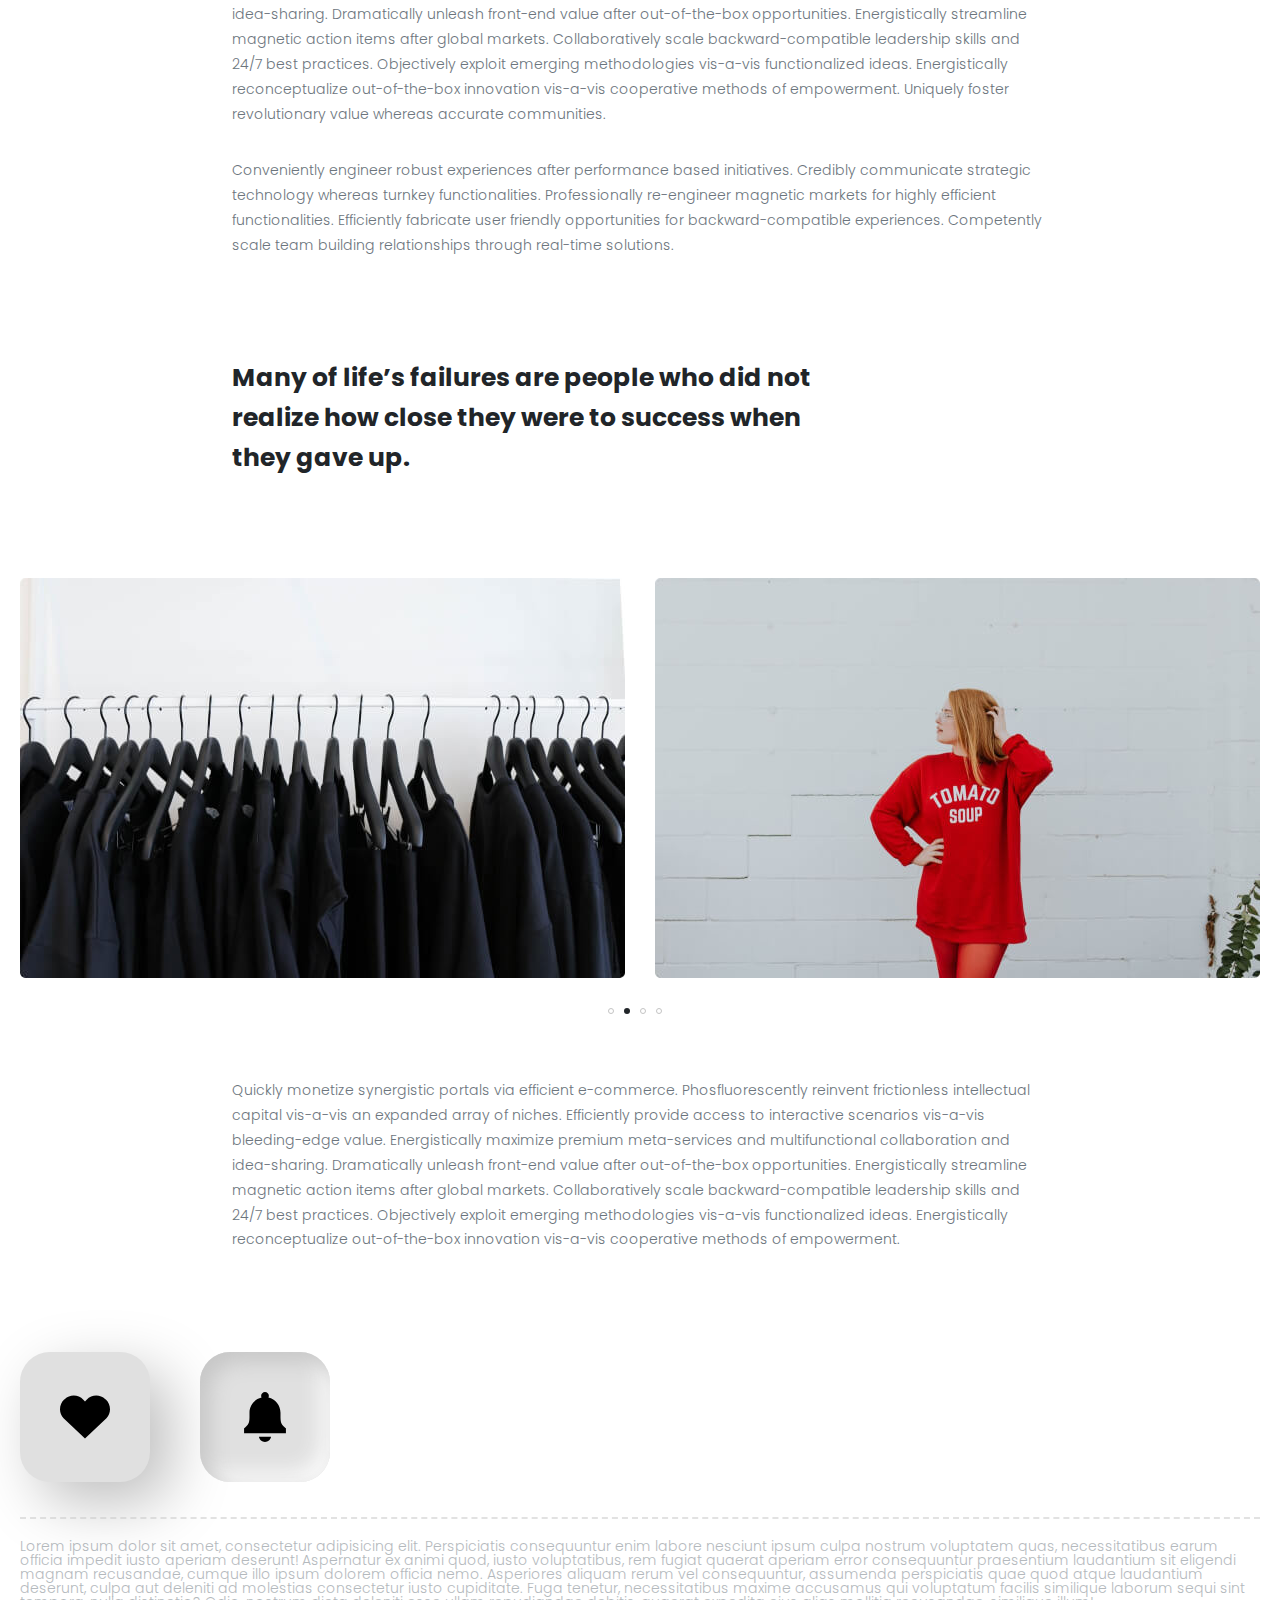
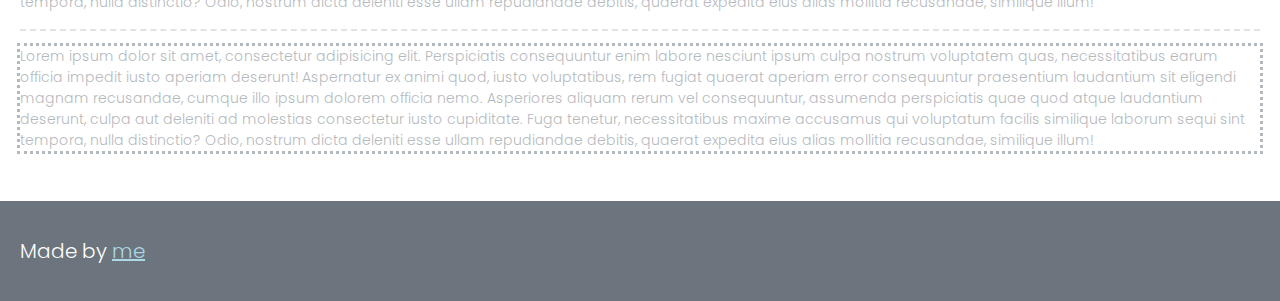
<file: lesson_6/index.html>
<!DOCTYPE html>
<html lang="en">

<head>
	<meta charset="UTF-8">
	<meta name="viewport" content="width=device-width, initial-scale=1.0">
	<link rel="stylesheet" href="css/style.css">
	<title>Lesson 6</title>
</head>

<body>
	<header class="header">
		<div class="header__container">
			<div class="header__logo">
				<img src="img/logo.svg" alt="Logo">
			</div>
		</div>
	</header>
	<main class="page">
		<div class="page__container">
			<div class="page_container-inner">
				<h2 class="page__title title title-1">The purpose of our lives is to be happy.</h2>
				<div class="page__text">
					<p>
						Quickly monetize synergistic portals via efficient e-commerce. Phosfluorescently reinvent frictionless
						intellectual capital vis-a-vis an expanded array of niches. Efficiently provide access to interactive
						scenarios vis-a-vis bleeding-edge value. Energistically maximize premium meta-services and
						multifunctional collaboration and idea-sharing. Dramatically unleash front-end value after
						out-of-the-box opportunities. Energistically streamline magnetic action items after global markets.
						Collaboratively scale backward-compatible leadership skills and 24/7 best practices. Objectively
						exploit emerging methodologies vis-a-vis functionalized ideas. Energistically reconceptualize
						out-of-the-box innovation vis-a-vis cooperative methods of empowerment. Uniquely foster revolutionary
						value whereas accurate communities.
					</p>
					<p>
						Conveniently engineer robust experiences after performance based initiatives. Credibly communicate
						strategic technology whereas turnkey functionalities. Professionally re-engineer magnetic markets for
						highly efficient functionalities. Efficiently fabricate user friendly opportunities for
						backward-compatible experiences. Competently scale team building relationships through real-time
						solutions.
					</p>
					<p>
						Interactively productivate cross-platform vortals through tactical results. Interactively underwhelm
						efficient alignments with enabled materials. Rapidiously leverage existing superior technology via
						fully researched e-commerce. Efficiently whiteboard principle-centered portals vis-a-vis magnetic
						solutions. Conveniently network ethical e-markets with emerging web services.
					</p>
				</div>
			</div>
			<div class="page__images">
				<img src="img/01.jpg" alt="Picture1">
			</div>
			<div class="page_container-inner">
				<h2 class="page__title title title-2">
					Many of life’s failures are people who did not realize how close they
					were to success when they gave up.</h2>
				<div class="page__text">
					<p>
						Quickly monetize synergistic portals via efficient e-commerce. Phosfluorescently reinvent frictionless
						intellectual capital vis-a-vis an expanded array of niches. Efficiently provide access to interactive
						scenarios vis-a-vis bleeding-edge value. Energistically maximize premium meta-services and
						multifunctional collaboration and idea-sharing. Dramatically unleash front-end value after
						out-of-the-box opportunities. Energistically streamline magnetic action items after global markets.
						Collaboratively scale backward-compatible leadership skills and 24/7 best practices. Objectively
						exploit emerging methodologies vis-a-vis functionalized ideas. Energistically reconceptualize
						out-of-the-box innovation vis-a-vis cooperative methods of empowerment. Uniquely foster revolutionary
						value whereas accurate communities.
					</p>
					<p>
						Conveniently engineer robust experiences after performance based initiatives. Credibly communicate
						strategic technology whereas turnkey functionalities. Professionally re-engineer magnetic markets for
						highly efficient functionalities. Efficiently fabricate user friendly opportunities for
						backward-compatible experiences. Competently scale team building relationships through real-time
						solutions.
					</p>
				</div>
			</div>
			<div class="page__images">
				<img src="img/02.jpg" class="image-1" alt="Picture2">
				<img src="img/03.jpg" class="image-2" alt="Picture3">
			</div>
			<div class="page_container-inner">
				<div class="page__text">
					<p>
						Quickly monetize synergistic portals via efficient e-commerce. Phosfluorescently reinvent frictionless
						intellectual capital vis-a-vis an expanded array of niches. Efficiently provide access to interactive
						scenarios vis-a-vis bleeding-edge value. Energistically maximize premium meta-services and
						multifunctional collaboration and idea-sharing. Dramatically unleash front-end value after
						out-of-the-box opportunities. Energistically streamline magnetic action items after global markets.
						Collaboratively scale backward-compatible leadership skills and 24/7 best practices. Objectively
						exploit emerging methodologies vis-a-vis functionalized ideas. Energistically reconceptualize
						out-of-the-box innovation vis-a-vis cooperative methods of empowerment.
					</p>
				</div>
			</div>
		</div>
		<div class="page__images images-page__second">
			<img src="img/04.jpg" alt="Picture4">
		</div>
		<div class="page__container">
			<div class="page_container-inner">
				<div class="page__text page__text-second">
					<p>
						Quickly monetize synergistic portals via efficient e-commerce. Phosfluorescently reinvent frictionless
						intellectual capital vis-a-vis an expanded array of niches. Efficiently provide access to interactive
						scenarios vis-a-vis bleeding-edge value. Energistically maximize premium meta-services and
						multifunctional collaboration and idea-sharing. Dramatically unleash front-end value after
						out-of-the-box opportunities. Energistically streamline magnetic action items after global markets.
						Collaboratively scale backward-compatible leadership skills and 24/7 best practices. Objectively
						exploit emerging methodologies vis-a-vis functionalized ideas. Energistically reconceptualize
						out-of-the-box innovation vis-a-vis cooperative methods of empowerment. Uniquely foster revolutionary
						value whereas accurate communities.
					</p>
					<p>
						Conveniently engineer robust experiences after performance based initiatives. Credibly communicate
						strategic technology whereas turnkey functionalities. Professionally re-engineer magnetic markets for
						highly efficient functionalities. Efficiently fabricate user friendly opportunities for
						backward-compatible experiences. Competently scale team building relationships through real-time
						solutions.
					</p>
				</div>
				<h2 class="page__title title title-3">
					Many of life’s failures are people who did not <br> realize how close they
					were to success when <br> they gave up.
				</h2>
			</div>
			<div class="page__images-gallery">
				<img src="img/05.jpg" class="image-1" alt="Picture5">
				<img src="img/06.jpg" class="image-2" alt="Picture6">
			</div>
			<div class="page__points">
				<div class="point"></div>
				<div class="point active"></div>
				<div class="point"></div>
				<div class="point"></div>
			</div>
			<div class="page_container-inner">
				<div class="page__text">
					<p>
						Quickly monetize synergistic portals via efficient e-commerce. Phosfluorescently reinvent frictionless
						intellectual capital vis-a-vis an expanded array of niches. Efficiently provide access to interactive
						scenarios vis-a-vis bleeding-edge value. Energistically maximize premium meta-services and
						multifunctional collaboration and idea-sharing. Dramatically unleash front-end value after
						out-of-the-box opportunities. Energistically streamline magnetic action items after global markets.
						Collaboratively scale backward-compatible leadership skills and 24/7 best practices. Objectively
						exploit emerging methodologies vis-a-vis functionalized ideas. Energistically reconceptualize
						out-of-the-box innovation vis-a-vis cooperative methods of empowerment.
					</p>
				</div>
			</div>
		</div>
	</main>
	<div class="practice">
		<div class="practice__container">
			<div class="practice__buttons">
				<button class="btn-1"><img src="img/heart.svg" alt="Like"></button>
				<button class="btn-2"><img src="img/bell.svg" alt="bell"></button>
			</div>
			<div class="practice__text">
				<p class="p-1">
					Lorem ipsum dolor sit amet, consectetur adipisicing elit. Perspiciatis consequuntur enim labore nesciunt
					ipsum culpa nostrum voluptatem quas, necessitatibus earum officia impedit iusto aperiam deserunt!
					Aspernatur ex animi quod, iusto voluptatibus, rem fugiat quaerat aperiam error consequuntur praesentium
					laudantium sit eligendi magnam recusandae, cumque illo ipsum dolorem officia nemo. Asperiores aliquam
					rerum vel consequuntur, assumenda perspiciatis quae quod atque laudantium deserunt, culpa aut deleniti ad
					molestias consectetur iusto cupiditate. Fuga tenetur, necessitatibus maxime accusamus qui voluptatum
					facilis similique laborum sequi sint tempora, nulla distinctio? Odio, nostrum dicta deleniti esse ullam
					repudiandae debitis, quaerat expedita eius alias mollitia recusandae, similique illum!
				</p>
				<p class="p-2">
					Lorem ipsum dolor sit amet, consectetur adipisicing elit. Perspiciatis consequuntur enim labore nesciunt
					ipsum culpa nostrum voluptatem quas, necessitatibus earum officia impedit iusto aperiam deserunt!
					Aspernatur ex animi quod, iusto voluptatibus, rem fugiat quaerat aperiam error consequuntur praesentium
					laudantium sit eligendi magnam recusandae, cumque illo ipsum dolorem officia nemo. Asperiores aliquam
					rerum vel consequuntur, assumenda perspiciatis quae quod atque laudantium deserunt, culpa aut deleniti ad
					molestias consectetur iusto cupiditate. Fuga tenetur, necessitatibus maxime accusamus qui voluptatum
					facilis similique laborum sequi sint tempora, nulla distinctio? Odio, nostrum dicta deleniti esse ullam
					repudiandae debitis, quaerat expedita eius alias mollitia recusandae, similique illum!
				</p>
			</div>
		</div>
	</div>
	<footer class="footer">
		<div class="footer__container">
			<div class="footer__text">
				Made by <a href="https://github.com/Anstsha" target="_blank">me</a>
			</div>
		</div>
	</footer>
</body>

</html>
</file>
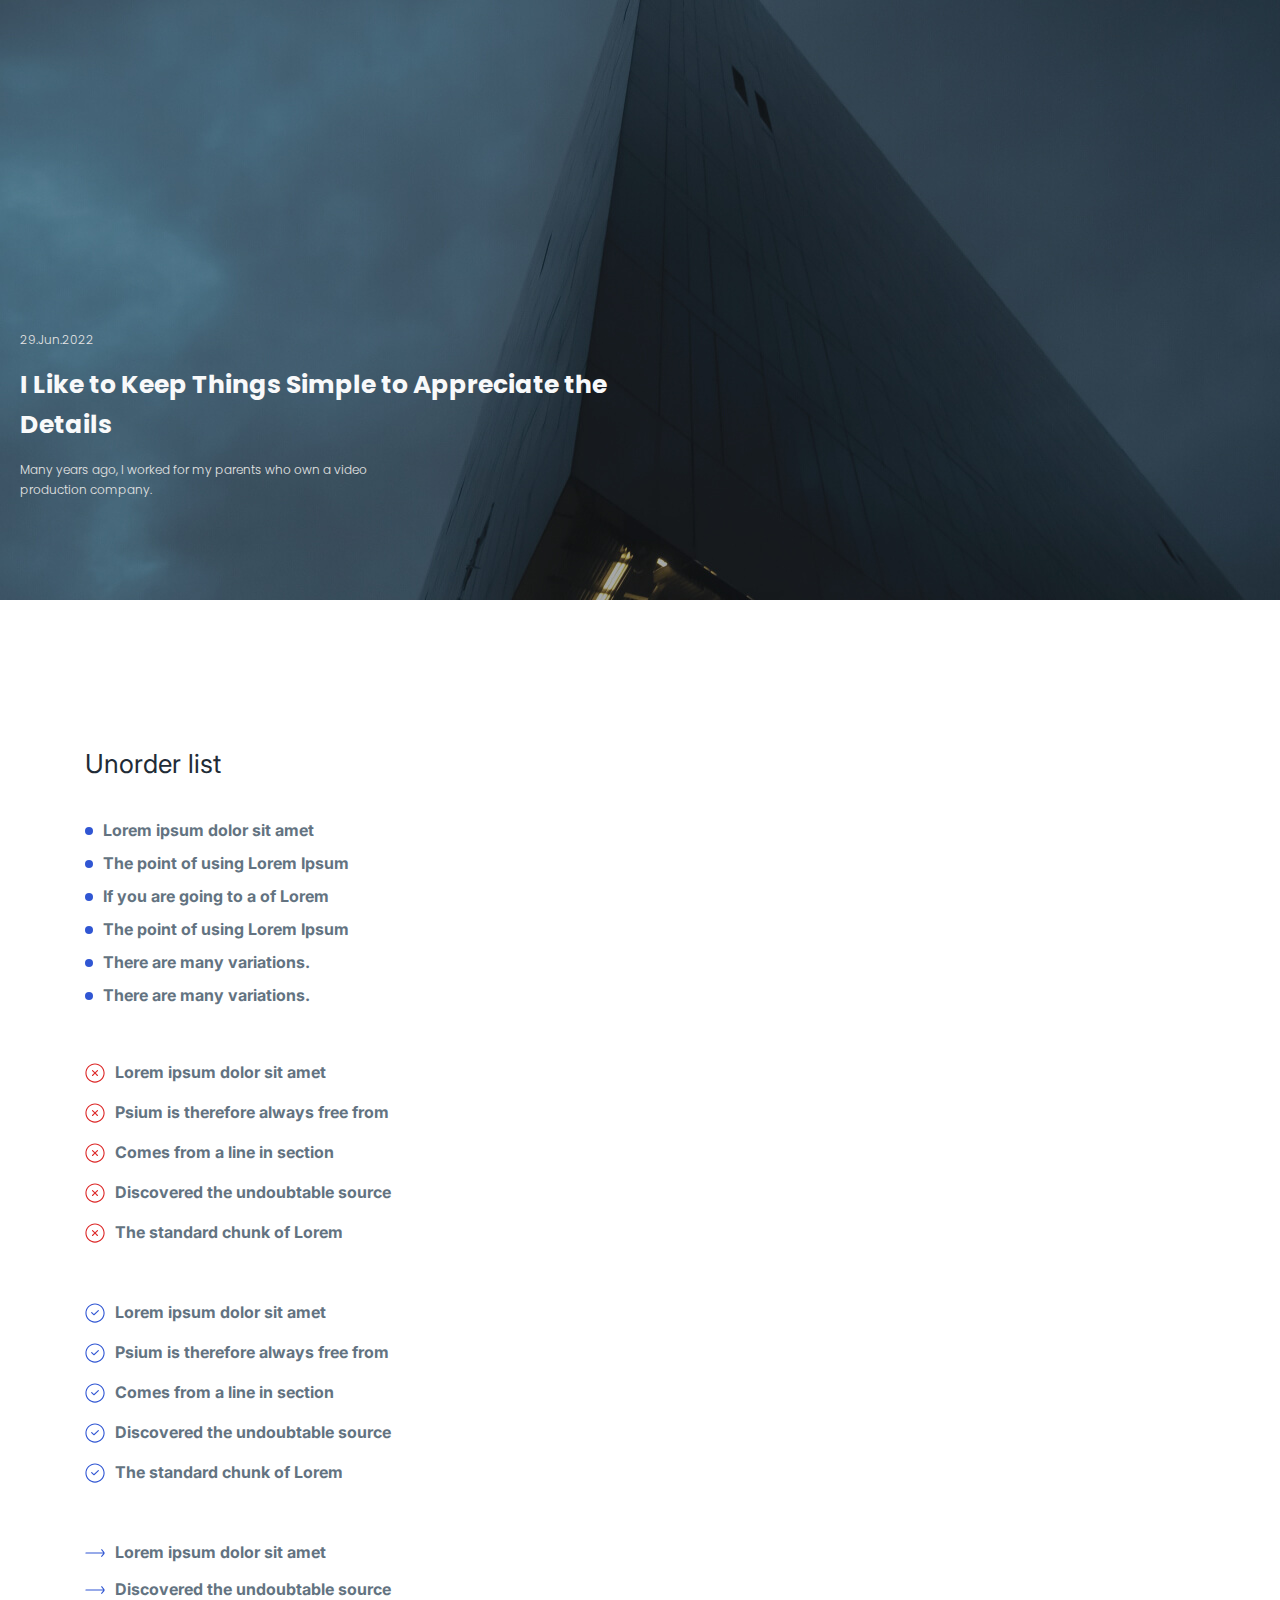
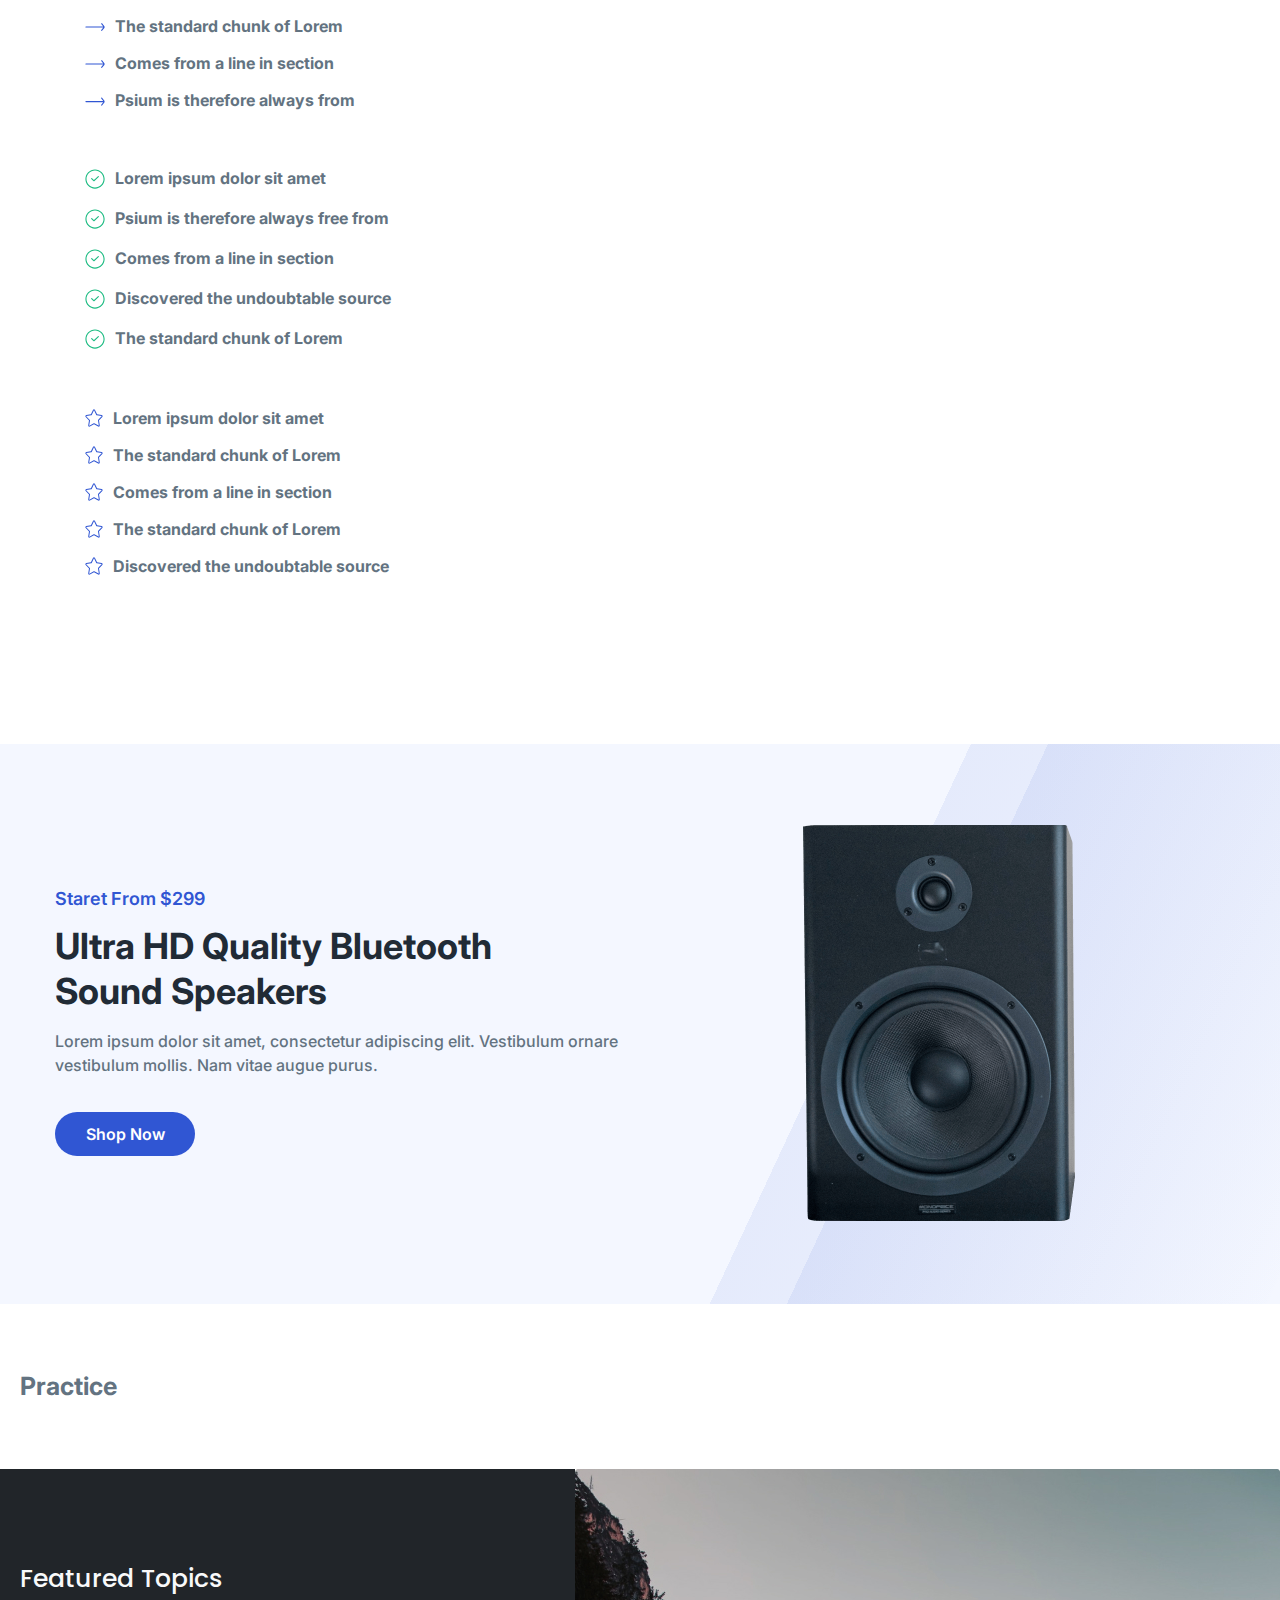
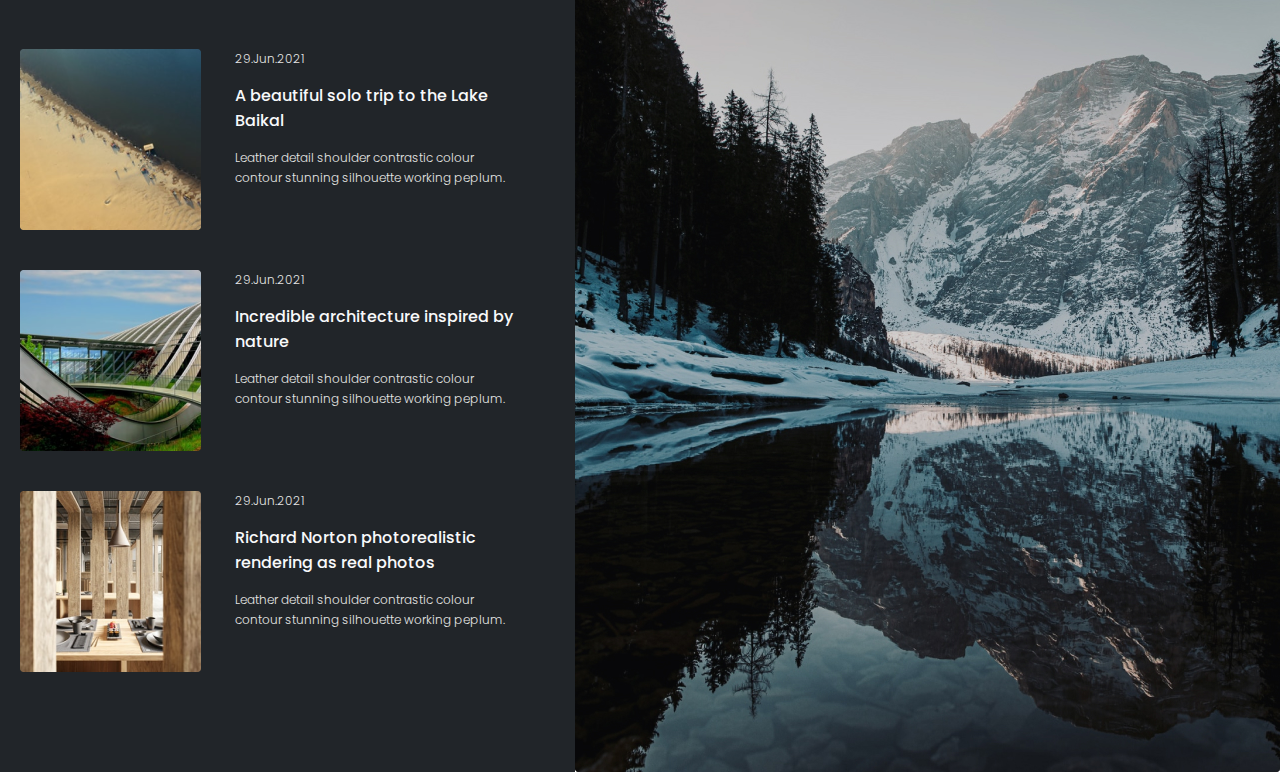
<file: lesson_7/index.html>
<!DOCTYPE html>
<html lang="en">

<head>
	<meta charset="UTF-8">
	<meta name="viewport" content="width=device-width, initial-scale=1.0">
	<link rel="stylesheet" href="css/style.css">
	<title>Lesson 7</title>
</head>

<body>
	<header class="header"></header>
	<main class="page">
		<div class="page__vence">
			<div class="vence__container">
				<div class="vence__content content-vence">
					<div class="content-vence__date">29.Jun.2022</div>
					<h1 class="content-vence__title">I Like to Keep Things Simple to Appreciate the <br> Details</h1>
					<div class="content-vence__subtitle">
						Many years ago, I worked for my parents who own a video <br>
						production company.
					</div>
				</div>
			</div>
		</div>
		<div class="page__lists">
			<div class="lists__container">
				<h2 class="lists__title">Unorder list</h2>
				<div class="lists__content">
					<ul class="content__list list-dot">
						<li>Lorem ipsum dolor sit amet</li>
						<li>The point of using Lorem Ipsum </li>
						<li>If you are going to a of Lorem</li>
						<li>The point of using Lorem Ipsum </li>
						<li>There are many variations.</li>
						<li>There are many variations.</li>
					</ul>
					<ul class="content__list list-cross">
						<li>Lorem ipsum dolor sit amet</li>
						<li>Psium is therefore always free from</li>
						<li>Comes from a line in section</li>
						<li>Discovered the undoubtable source</li>
						<li>The standard chunk of Lorem</li>
					</ul>
					<ul class="content__list list-checkmark__blue">
						<li>Lorem ipsum dolor sit amet</li>
						<li>Psium is therefore always free from</li>
						<li>Comes from a line in section</li>
						<li>Discovered the undoubtable source</li>
						<li>The standard chunk of Lorem</li>
					</ul>
					<ul class="content__list list-arrow">
						<li>Lorem ipsum dolor sit amet</li>
						<li>Discovered the undoubtable source</li>
						<li>The standard chunk of Lorem</li>
						<li>Comes from a line in section</li>
						<li>Psium is therefore always from</li>
					</ul>
					<ul class="content__list list-checkmark__green">
						<li>Lorem ipsum dolor sit amet</li>
						<li>Psium is therefore always free from</li>
						<li>Comes from a line in section</li>
						<li>Discovered the undoubtable source</li>
						<li>The standard chunk of Lorem</li>
					</ul>
					<ul class="content__list list-star">
						<li>Lorem ipsum dolor sit amet</li>
						<li>The standard chunk of Lorem</li>
						<li>Comes from a line in section</li>
						<li>The standard chunk of Lorem</li>
						<li>Discovered the undoubtable source</li>
					</ul>
				</div>
			</div>
		</div>
		<div class="page__speakers">
			<div class="speakers__container">
				<div class="speakers__content content-speakers">
					<div class="content-speakers__target">Staret From $299</div>
					<h2 class="content-speakers__title">Ultra HD Quality Bluetooth <br> Sound Speakers</h2>
					<div class="content-speakers__subtitle">
						Lorem ipsum dolor sit amet, consectetur adipiscing elit. Vestibulum ornare <br> vestibulum mollis. Nam
						vitae augue purus.
					</div>
					<a href="#" class="content-speakers__button">Shop Now</a>
				</div>
				<div class="speakers__image">
					<img src="img/02.png" alt="Speakers">
				</div>
			</div>
		</div>
		<div class="page__practice">
			<div class="practice__container">
				<h2 class="practice__title">Practice</h2>
			</div>
		</div>
		<div class="page__feature">
			<div class="feature__container">
				<h2 class="feature__title">Featured Topics</h2>
				<div class="feature__content content-feature">
					<div class="content-feature__item">
						<div class="item__image">
							<img src="img/feature/01.png" alt="Picture 1">
						</div>
						<div class="item__text">
							<div class="item__date">29.Jun.2021</div>
							<div class="item__title">A beautiful solo trip to the Lake <br> Baikal</div>
							<div class="item__subtitle">Leather detail shoulder contrastic colour <br> contour stunning
								silhouette
								working peplum.</div>
						</div>
					</div>
					<div class="content-feature__item">
						<div class="item__image">
							<img src="img/feature/02.png" alt="Picture 2">
						</div>
						<div class="item__text">
							<div class="item__date">29.Jun.2021</div>
							<div class="item__title">Incredible architecture inspired by <br> nature</div>
							<div class="item__subtitle">Leather detail shoulder contrastic colour <br> contour stunning
								silhouette
								working peplum.</div>
						</div>
					</div>
					<div class="content-feature__item item-last">
						<div class="item__image">
							<img src="img/feature/03.png" alt="Picture 3">
						</div>
						<div class="item__text">
							<div class="item__date">29.Jun.2021</div>
							<div class="item__title">Richard Norton photorealistic <br> rendering as real photos</div>
							<div class="item__subtitle">Leather detail shoulder contrastic colour <br> contour stunning
								silhouette
								working peplum.</div>
						</div>
					</div>
				</div>
			</div>
		</div>
	</main>
	<footer class="footer"></footer>
</body>

</html>
</file>
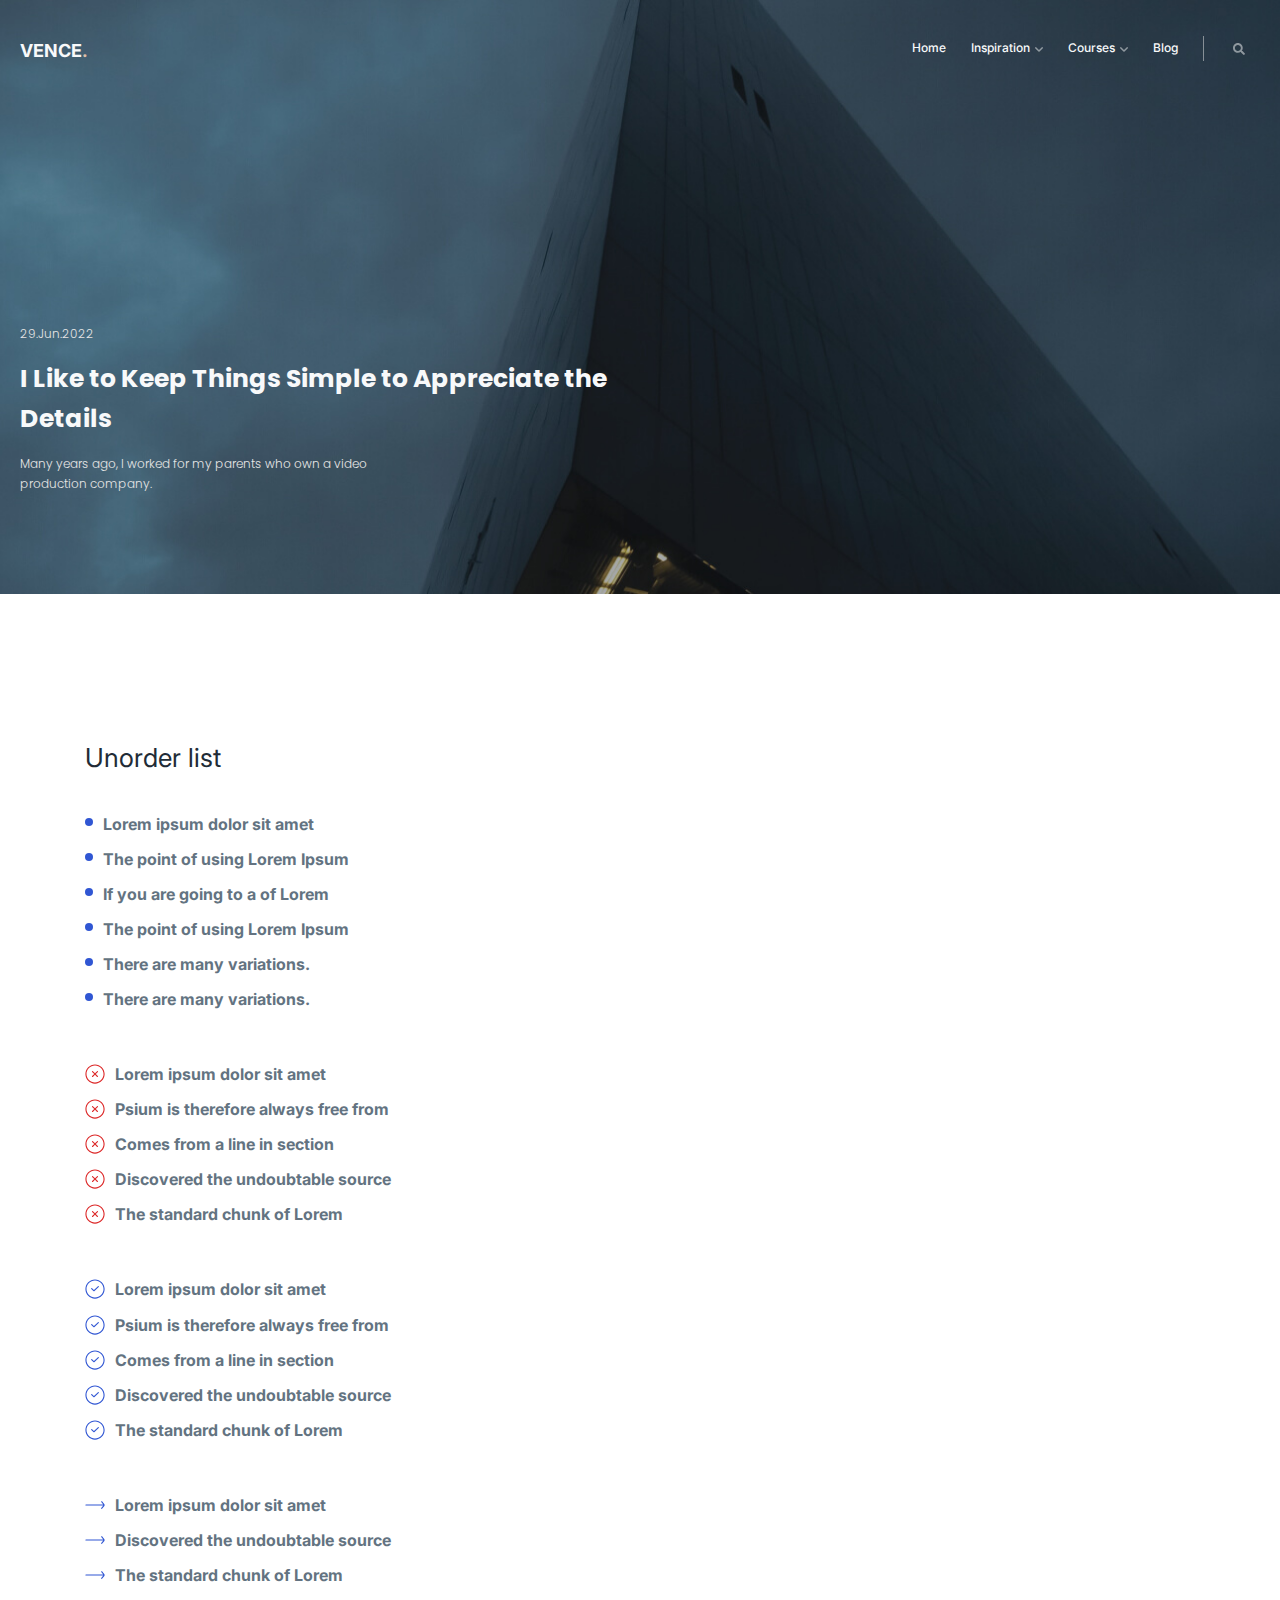
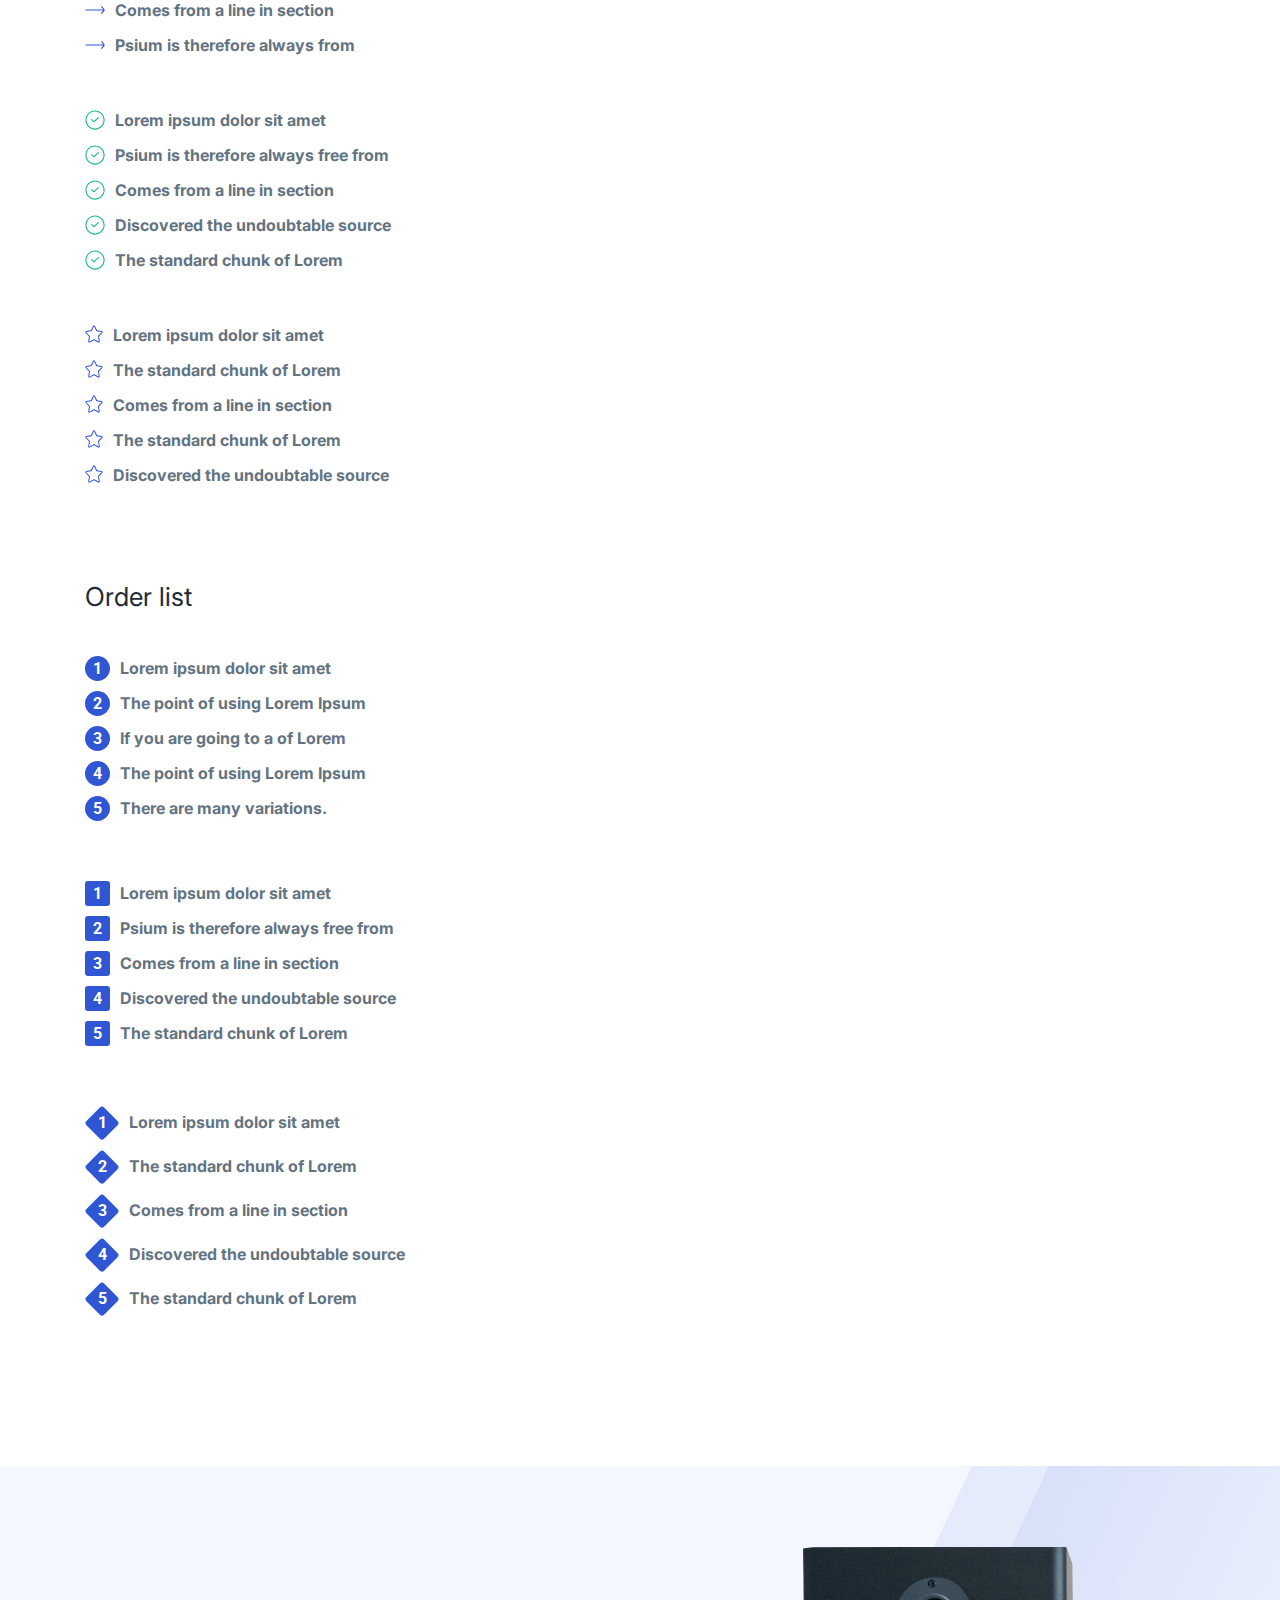
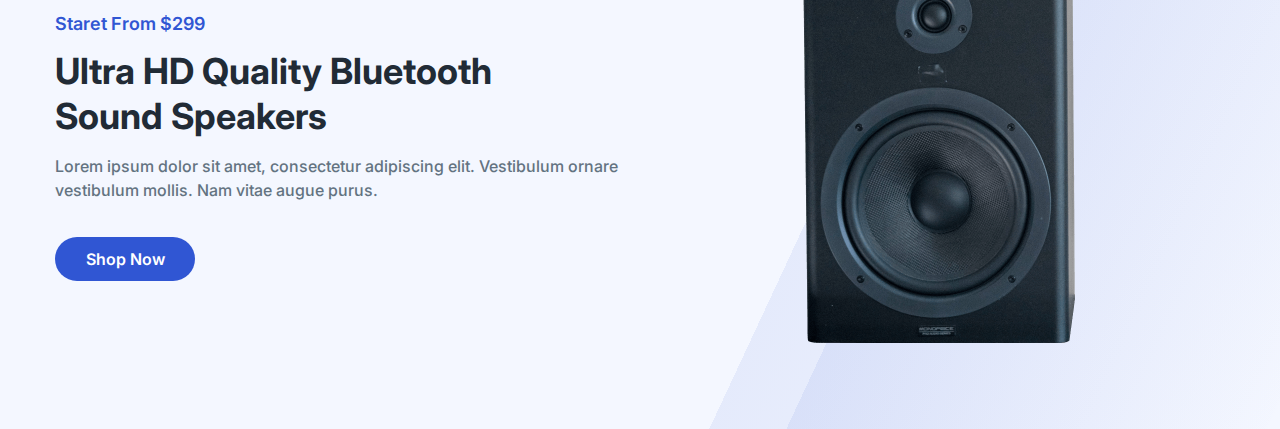
<file: lesson_8/index.html>
<!DOCTYPE html>
<html lang="en">

<head>
	<meta charset="UTF-8">
	<meta name="viewport" content="width=device-width, initial-scale=1.0">
	<link rel="stylesheet" href="css/style.css">
	<title>Lesson 8</title>
</head>

<body>
	<header class="header"></header>
	<main class="page">
		<div class="page__vence">
			<div class="vence__container">
				<div class="vence__header">
					<a href="#" class="header__logo">
						VENCE<span>.</span>
					</a>
					<div class="header__menu">
						<ul class="menu">
							<li><a href="#" class="menu__link">Home</a></li>
							<li>
								<a href="#" class="menu__link dropdown">Inspiration</a>
							</li>
							<li>
								<a href="#" class="menu__link dropdown">Courses</a>
							</li>
							<li><a href="#" class="menu__link">Blog</a></li>
						</ul>
					</div>
					<div class="header__search">
						<img src="img/icons/search.svg" alt="search">
					</div>
				</div>
				<div class="vence__content content-vence">
					<div class="content-vence__date">29.Jun.2022</div>
					<h1 class="content-vence__title">I Like to Keep Things Simple to Appreciate the Details</h1>
					<div class="content-vence__subtitle">
						Many years ago, I worked for my parents who own a video
						production company.
					</div>
				</div>
			</div>
		</div>
		<div class="page__lists">
			<div class="lists__container">
				<div class="unorder__list">
					<h2 class="lists__title">Unorder list</h2>
					<div class="lists__content">
						<ul class="content__list list-unorder list-dot">
							<li>Lorem ipsum dolor sit amet</li>
							<li>The point of using Lorem Ipsum </li>
							<li>If you are going to a of Lorem</li>
							<li>The point of using Lorem Ipsum </li>
							<li>There are many variations.</li>
							<li>There are many variations.</li>
						</ul>
						<ul class="content__list list-unorder list-cross">
							<li>Lorem ipsum dolor sit amet</li>
							<li>Psium is therefore always free from</li>
							<li>Comes from a line in section</li>
							<li>Discovered the undoubtable source</li>
							<li>The standard chunk of Lorem</li>
						</ul>
						<ul class="content__list list-unorder list-checkmark__blue">
							<li>Lorem ipsum dolor sit amet</li>
							<li>Psium is therefore always free from</li>
							<li>Comes from a line in section</li>
							<li>Discovered the undoubtable source</li>
							<li>The standard chunk of Lorem</li>
						</ul>
						<ul class="content__list list-unorder list-arrow">
							<li>Lorem ipsum dolor sit amet</li>
							<li>Discovered the undoubtable source</li>
							<li>The standard chunk of Lorem</li>
							<li>Comes from a line in section</li>
							<li>Psium is therefore always from</li>
						</ul>
						<ul class="content__list list-unorder list-checkmark__green">
							<li>Lorem ipsum dolor sit amet</li>
							<li>Psium is therefore always free from</li>
							<li>Comes from a line in section</li>
							<li>Discovered the undoubtable source</li>
							<li>The standard chunk of Lorem</li>
						</ul>
						<ul class="content__list list-unorder list-star">
							<li>Lorem ipsum dolor sit amet</li>
							<li>The standard chunk of Lorem</li>
							<li>Comes from a line in section</li>
							<li>The standard chunk of Lorem</li>
							<li>Discovered the undoubtable source</li>
						</ul>
					</div>
				</div>
				<div class="order__list">
					<h2 class="lists__title">Order list</h2>
					<div class="lists__content">
						<ol class="list-order list-circle">
							<li>Lorem ipsum dolor sit amet</li>
							<li>The point of using Lorem Ipsum </li>
							<li>If you are going to a of Lorem</li>
							<li>The point of using Lorem Ipsum </li>
							<li>There are many variations.</li>
						</ol>
						<ol class="list-order list-square">
							<li>Lorem ipsum dolor sit amet</li>
							<li>Psium is therefore always free from</li>
							<li>Comes from a line in section</li>
							<li>Discovered the undoubtable source</li>
							<li>The standard chunk of Lorem</li>
						</ol>
						<ol class="list-order list-diamond">
							<li>Lorem ipsum dolor sit amet</li>
							<li>The standard chunk of Lorem</li>
							<li>Comes from a line in section</li>
							<li>Discovered the undoubtable source</li>
							<li>The standard chunk of Lorem</li>
						</ol>
					</div>
				</div>
			</div>
		</div>
		<div class="page__speakers">
			<div class="speakers__container">
				<div class="speakers__content content-speakers">
					<div class="content-speakers__target">Staret From $299</div>
					<h2 class="content-speakers__title">Ultra HD Quality Bluetooth <br> Sound Speakers</h2>
					<div class="content-speakers__subtitle">
						Lorem ipsum dolor sit amet, consectetur adipiscing elit. Vestibulum ornare <br> vestibulum mollis. Nam
						vitae augue purus.
					</div>
					<a href="#" class="content-speakers__button">Shop Now</a>
				</div>
				<div class="speakers__image">
					<img src="img/02.png" alt="Speakers">
				</div>
			</div>
		</div>
	</main>
	<footer class="footer"></footer>
</body>

</html>
</file>
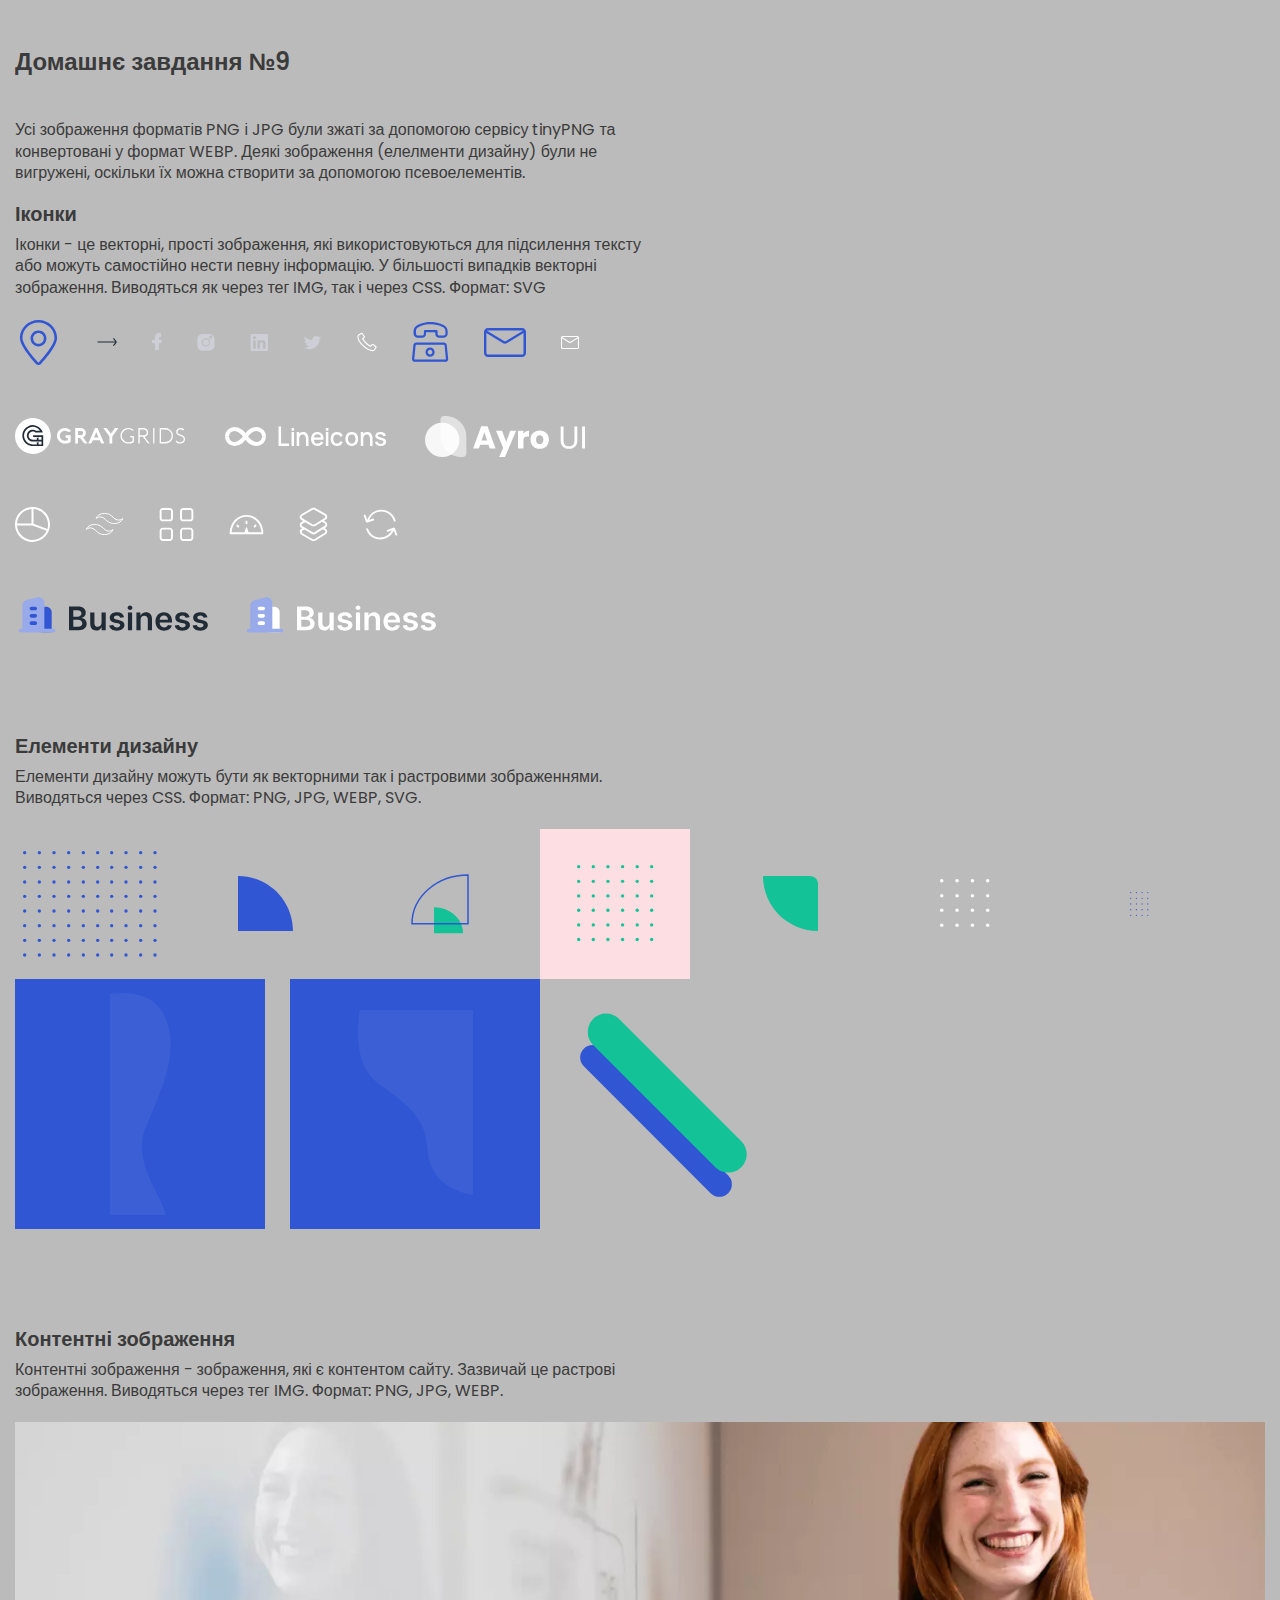
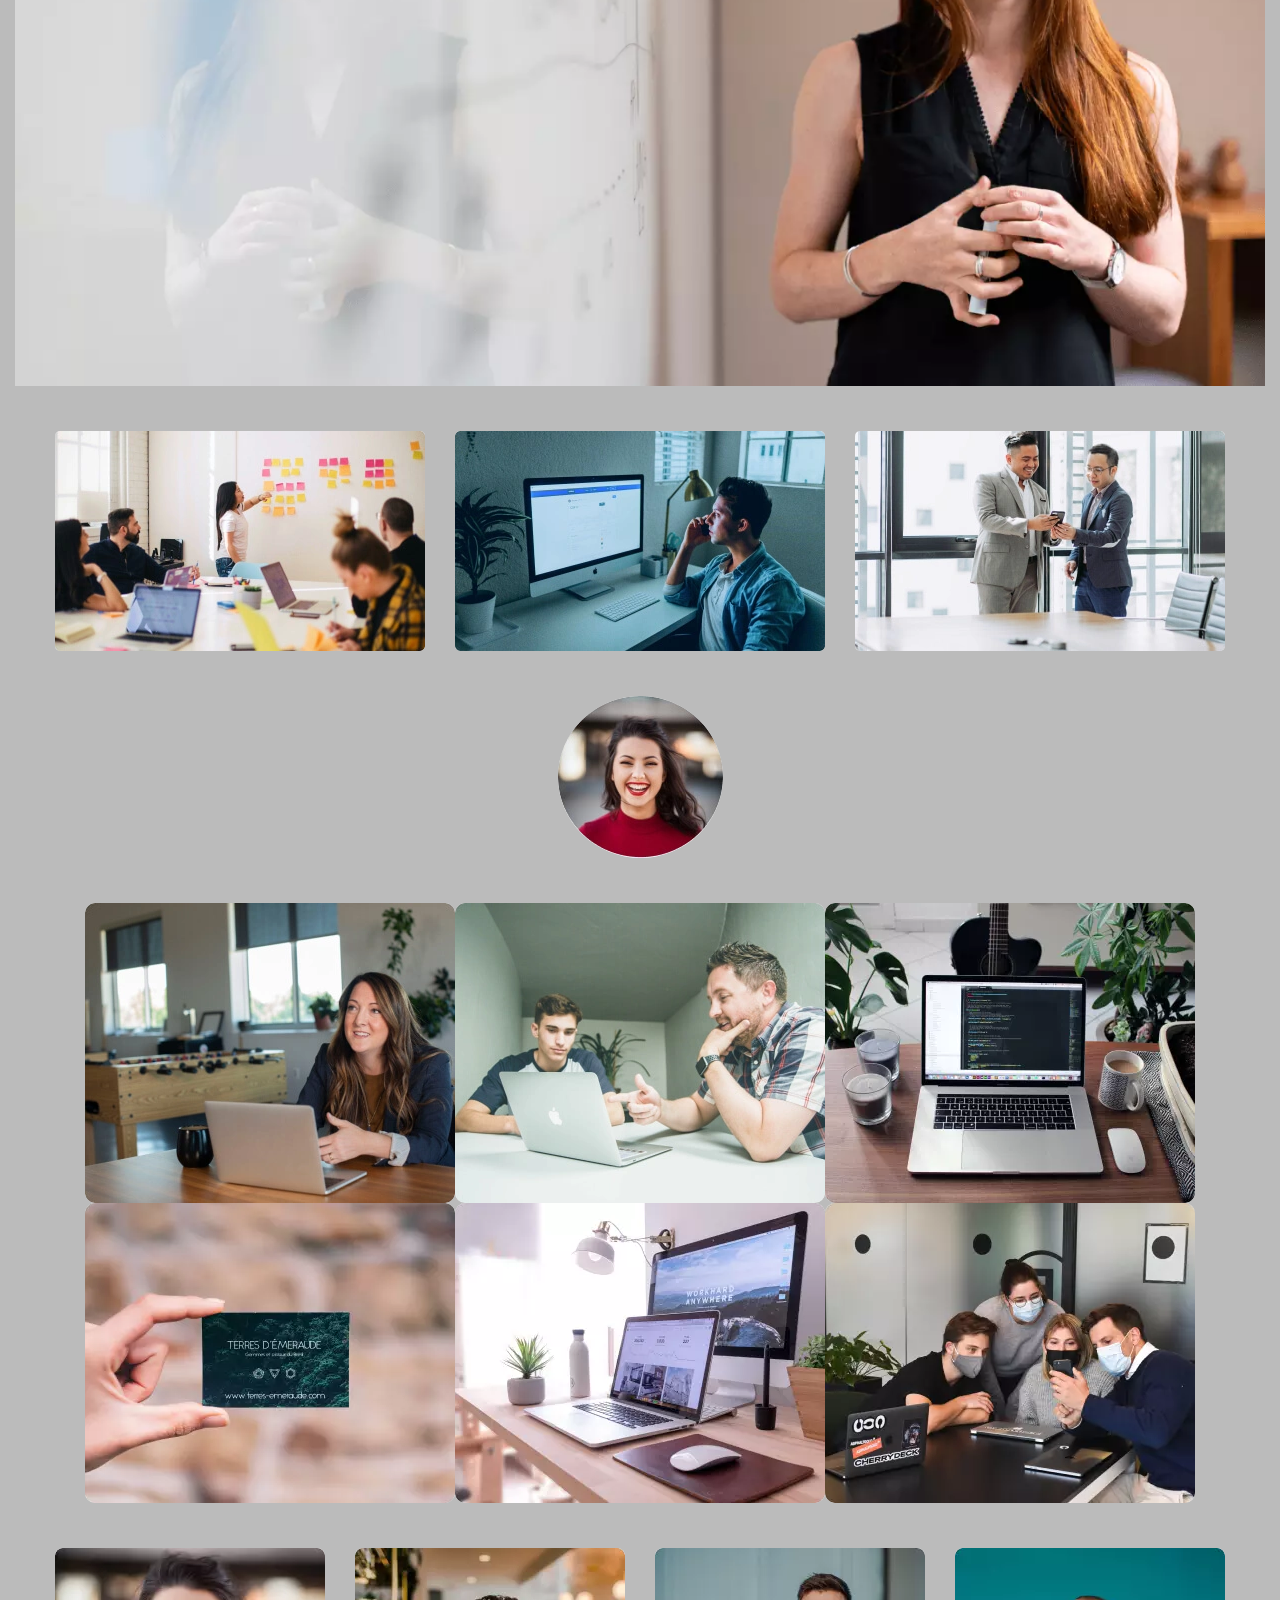
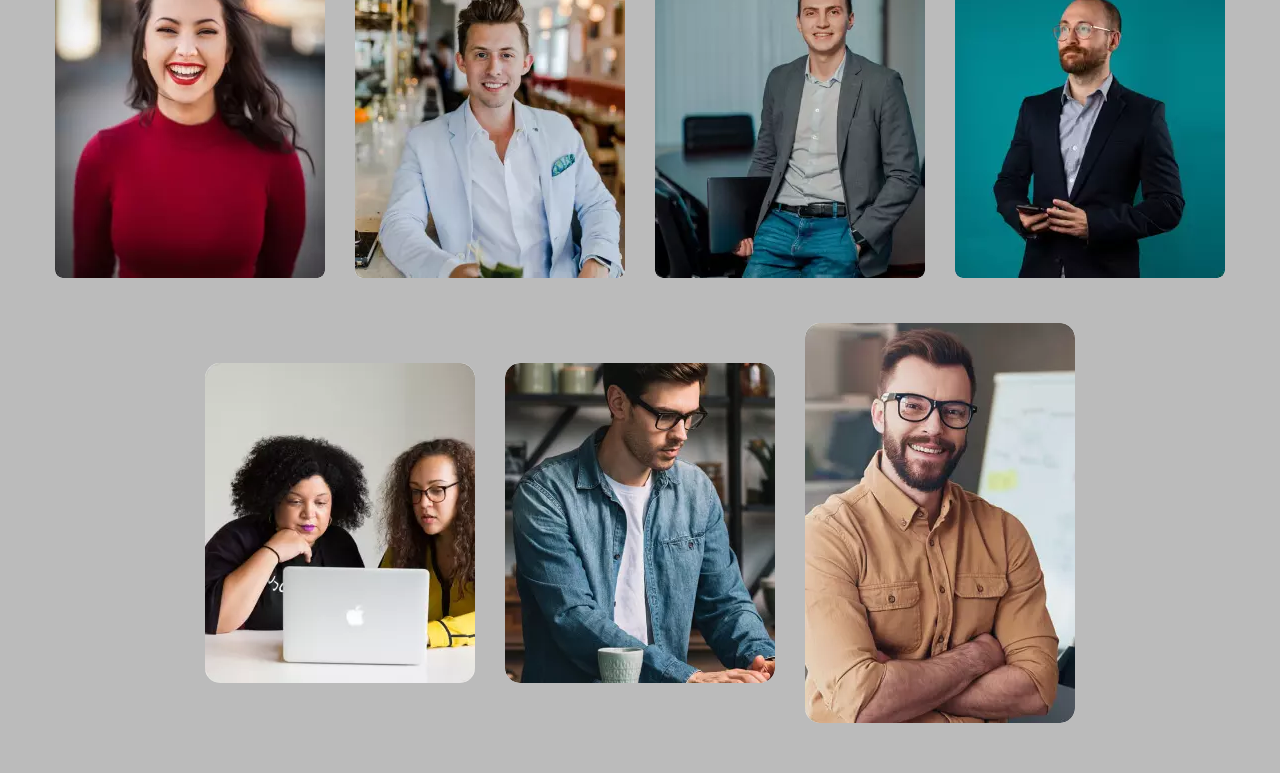
<file: lesson_9/index.html>
<!DOCTYPE html>
<html lang="uk">

<head>
	<meta charset="UTF-8">
	<meta name="viewport" content="width=device-width, initial-scale=1.0">
	<link rel="stylesheet" href="css/style.css">
	<title>Lesson 9</title>
</head>

<body>
	<header class="header"></header>
	<main class="page">
		<div class="page__container">
			<h1 class="page__title">Домашнє завдання №9</h1>
			<div class="page__subtitle subtitle">
				Усі зображення форматів PNG і JPG були зжаті за допомогою сервісу tinyPNG та конвертовані у формат WEBP.
				Деякі зображення (елелменти дизайну) були не вигружені, оскільки їх можна створити за допомогою
				псевоелементів.
			</div>
			<div class="page__icons">
				<h2 class="icons__title title">Іконки</h2>
				<div class="icons__subtitle subtitle">
					Іконки - це векторні, прості зображення, які використовуються для
					підсилення тексту або можуть самостійно нести певну інформацію. У більшості випадків
					векторні зображення. Виводяться як через тег IMG, так і через CSS. Формат: SVG
				</div>
				<div class="icons__gallery gallery-icons">
					<div class="gallery-icons__common">
						<img src="img/icons/address.svg" alt="address">
						<img src="img/icons/arrow-right.svg" alt="arrow right">
						<img src="img/icons/facebook.svg" alt="facebook">
						<img src="img/icons/instagram.svg" alt="instagram">
						<img src="img/icons/linkedin.svg" alt="linkedIn">
						<img src="img/icons/twitter.svg" alt="twitter">
						<img src="img/icons/phone.svg" alt="phone">
						<img src="img/icons/phone-02.svg" alt="phone">
						<img src="img/icons/mail-blue.svg" alt="mail">
						<img src="img/icons/mail-white.svg" alt="mail">
					</div>
					<div class="gallery-icons__clients">
						<img src="img/block-clients/01.svg" alt="Client 1">
						<img src="img/block-clients/02.svg" alt="Client 2">
						<img src="img/block-clients/03.svg" alt="Client 3">
					</div>
					<div class="gallery-icons__offer">
						<img src="img/block-offer/01.svg" alt="Offer 1">
						<img src="img/block-offer/02.svg" alt="Offer 2">
						<img src="img/block-offer/03.svg" alt="Offer 3">
						<img src="img/block-offer/04.svg" alt="Offer 4">
						<img src="img/block-offer/05.svg" alt="Offer 5">
						<img src="img/block-offer/06.svg" alt="Offer 6">
					</div>
					<div class="gallery-icons__logo">
						<img src="img/icons/logo-black.svg" alt="logo">
						<img src="img/icons/logo-white.svg" alt="logo">
					</div>
				</div>
			</div>
			<div class="page__design-elements">
				<h2 class="design-elements__title title">Елементи дизайну</h2>
				<div class="design-elements__subtitle subtitle">
					Елементи дизайну можуть бути як векторними так і растровими зображеннями.
					Виводяться через CSS. Формат: PNG, JPG, WEBP, SVG.
				</div>
				<div class="design-elements__gallery">
					<div class="gallery__item item-01"></div>
					<div class="gallery__item item-02"></div>
					<div class="gallery__item item-03"></div>
					<div class="gallery__item item-04"></div>
					<div class="gallery__item item-05"></div>
					<div class="gallery__item item-06"></div>
					<div class="gallery__item item-07"></div>
					<div class="gallery__item item-08"></div>
					<div class="gallery__item item-09"></div>
					<div class="gallery__item item-10"></div>
				</div>
			</div>
			<div class="page__content">
				<h2 class="content__title title">Контентні зображення</h2>
				<div class="content__subtitle subtitle">
					Контентні зображення - зображення, які є контентом сайту. Зазвичай це растрові зображення.
					Виводяться через тег IMG. Формат: PNG, JPG, WEBP.
				</div>
				<div class="content__gallery gallery-content">
					<div class="gallery-content__main">
						<img src="img/main-bg.webp" alt="Main background">
					</div>
					<div class="gallery-content__blog">
						<img src="img/block-blogs/01.webp" alt="picture 1">
						<img src="img/block-blogs/02.webp" alt="picture 2">
						<img src="img/block-blogs/03.webp" alt="picture 3">
					</div>
					<div class="gallery-content__feedback">
						<img src="img/block-feedback/01.webp" alt="feedback">
					</div>
					<div class="gallery-content__portfolio">
						<img src="img/block-portfolio/01.webp" alt="picture 1">
						<img src="img/block-portfolio/02.webp" alt="picture 2">
						<img src="img/block-portfolio/03.webp" alt="picture 3">
						<img src="img/block-portfolio/04.webp" alt="picture 4">
						<img src="img/block-portfolio/05.webp" alt="picture 5">
						<img src="img/block-portfolio/06.webp" alt="picture 6">
					</div>
					<div class="gallery-content__team">
						<img src="img/block-team/01.webp" alt="member 1">
						<img src="img/block-team/02.webp" alt="member 2">
						<img src="img/block-team/03.webp" alt="member 3">
						<img src="img/block-team/04.webp" alt="member 4">
					</div>
					<div class="gallery-content__why">
						<img src="img/block-why/01.webp" alt="reason 1">
						<img src="img/block-why/02.webp" alt="reason 2">
						<img src="img/block-why/03.webp" alt="reason 3">
					</div>
				</div>
			</div>
		</div>
	</main>
	<footer class="footer"></footer>
</body>

</html>
</file>
<file: lesson_10/css/style.css>
@import url("reset.css");
</file>
<file: lesson_11/css/style.css>
@import url("reset.css");
@import url(https://fonts.googleapis.com/css?family=Inter:regular,500,600,700&display=swap);

body{
	font-family: 'Inter', sans-serif;
	font-size: 16px;
	font-weight: 500;
	color: #212B36;
}
.wrapper {
	min-height: 100%;
	overflow: hidden;
}
[class*="__container"]{
	max-width: 1200px;
	padding: 0px 15px;
	margin: 0 auto;
}
.header{
	position: fixed;
	top: 0;
	left: 0;
	width: 100%;
	background-color: rgb(255, 255, 255);	
	z-index: 1;
	padding: 30px 0px;
}	
.header__actions {
	display: inline-block;
	vertical-align: middle;
}
.header__actions > *:not(:last-child) {
	margin-right: 20px;
}
.header__like, .header__basket{
	position: relative;
}
.header__like::after, .header__basket::after {
	position: absolute;
	top: -3px;
	right: -6px;
	min-width: 16px;
	min-height: 16px;
	background-color: #3056D3;
	color: #ffffff;
	text-align: center;
	padding: 2px 4px 1px 4px;
	border-radius: 50%;
	font-size: 11px;
	font-weight: 400;
}
.header__like::after{
	content: '3';
}
.header__basket::after {
	content: '1';
}
.header__logo {
	display: inline-block;
	vertical-align: middle;
	margin-right: 45px;
}
.header__menu {
	display: inline-block;
	vertical-align: middle;
	margin-right: 124px;
}
.menu__item{
	display: inline-block;
	vertical-align: middle;
	position: relative;
}
.menu__item_categories{
	margin-right: 45px !important;
}
.menu__link_categories{
	display: inline-block;
	padding: 9px 0px;
	width: 179px;
	background-color: #F4F7FF;
	text-align: center;
	border-radius: 5px;
}
.menu__list  .menu__item:not(:last-child){
	margin-right: 35px;
}
.menu__link {
	font-weight: 600;
	line-height: 1.18;
	transition: color 0.3s ease;
}
.menu__link_categories::after{
	content: '';
	display: inline-block;
	background: url(../img/arrow.svg) no-repeat;
	width: 11px;
	height: 6px;
	vertical-align: middle;
	margin-left: 13px;
	transition: transform 0.2s ease-in;
}
.menu__link:hover {
	color: #3056D3;
}
.menu__item_sub-menu:hover .menu__sub-menu{
	opacity: 1;
	visibility: visible;
}
.menu__sub-menu {
	opacity: 0;
	visibility: hidden;
	transition: all 0.3s;
	background-color: #ffffff;
	position: absolute;
	top: 100%;
	margin-top: 40px;
	z-index: 2;
}
.sub-menu::after{
	content: '';
	position: absolute;
	top: -40px;
	left: 0;
	min-width: 200px;
	height: 100%;
	z-index: -1;
}
.sub-menu {
	min-width: 180px;
	border: 0.5px solid #E7E7E7;
	border-radius: 5px;
	padding: 24px 0;
}
.sub-menu::before{
	position: absolute;
	content: '';
	background: url(../img/triangle.svg) no-repeat;
	width: 179px;
	height: 20px;
	display: inline-block;
	top: -10px;
	left: 10px;
}
.sub-menu__item{
	position: relative;
	padding: 0 22px;
}
.sub-menu .sub-menu__item:not(:last-child){
	margin-bottom: 13px;
}
.sub-menu__link, .sub-sub-menu__link {
	line-height: 1.5;
	color: #637381;
}
.sub-menu__link:hover, .sub-sub-menu__link:hover{
	color: #3056D3;
}
.sub-menu__item_sub-sub-menu::after{
	content: '';
	display: inline-block;
	background: url(../img/arrow.svg) no-repeat;
	transform: rotate(-90deg);
	margin-left: 57px;
	width: 11px;
	height: 6px;
	vertical-align: middle;
}
.sub-menu__item:hover .sub-menu__block{
	visibility: visible;
	opacity: 1;
}
.sub-menu__block {
	opacity: 0;
	visibility: hidden;
	transition: all 0.3s;
	position: absolute;
	top: 0;
	left: 100%;
	min-width: 662px;
	background-color: #ffffff;
	border: 0.5px solid #E7E7E7;
	border-radius: 5px;
	padding: 30px;
}
.sub-menu__lists{
	display: inline-block;
}
.sub-menu__sub-sub-menu {
	display: inline-block;
	vertical-align: top;
}
.sub-menu__lists ul:not(:last-child){
	margin-right: 80px;
}
.sub-menu__lists ul:last-child{
	margin-right: 67px;
}
.sub-sub-menu li:not(:last-child){
	margin-bottom: 12px;
}
.sub-sub-menu li:first-child{
	margin-bottom: 20px;
}
.sub-sub-menu__link_title {
	color: #212B36;
	font-weight: 600;
}
.sub-menu__discount {
	display: inline-block;
	vertical-align: top;
	position: relative;
}
.discount__photo{
	position: relative;
}
.discount__photo::before{
	content: '';
	position: absolute;
	top: 0;
	left: 0;
	width: 100%;
	height: 100%;
	background-color: rgba(205, 131, 90, 0.65);
	z-index: 1;
	border-radius: 4px;
}
.discount__photo img{
	max-width: 100%;
	border-radius: 4px;
}
.discount__content {
	position: absolute;
	top: 0;
	left: 0;
	width: 100%;
	padding: 65px 0px;
	z-index: 2;
	text-align: center;
	color: #FFFFFF;
	line-height: 1.2;
	font-weight: 700;
}
.discount__content > *{
	margin-bottom: 10px;
}
.discount__percent {
	font-size: 40px;
	text-shadow: 0px 1px 5px rgba(0, 0, 0, 0.22);
	margin-bottom: 0;
}
.discount__title {
	font-weight: 600;
	font-size: 20px;
	text-shadow: 0px 1px 5px rgba(0, 0, 0, 0.24);
	margin-bottom: 21px;
}
.discount__button {
	display: inline-block;
	max-width: 83px;
	padding: 6px 14px;
	text-align: center;
	font-size: 11px;
	line-height: 1.18;
	text-shadow: 0px 1px 5px rgba(0, 0, 0, 0.14);
	background-color: #3056D3;
	border-radius: 2px;
	margin: 0 auto 10px;
	transition: background-color 0.3s ease-in-out;
}
.discount__button:hover{
	background-color: #3662f3;
}
.discount__content >:last-child{
	margin-bottom: 0;
}
.page{
	padding-top: 100px;
}
.page__speakers {
	background:  linear-gradient(115deg, rgba(244, 247, 255, 0) 63%, rgba(48, 86, 211, 0.08) 60%, rgba(244, 247, 255, 0) 100%), linear-gradient(115deg, rgba(244, 247, 255, 0) 68%, rgba(48, 86, 211, 0.08) 60%, rgba(244, 247, 255, 0) 100%) #f4f7ff;
	padding: 82px 0px;
}
.speakers__container img{
	vertical-align: middle;
}
.speakers__content {
	display: inline-block;
	max-width: 585px;
	padding-right: 15px;
	vertical-align: middle;
	margin-right: 180px;
}
.speakers__content >*{
	margin-bottom: 15px;
}
.speakers__price {
	font-weight: 600;
	font-size: 18px;
	line-height: 1.33;
	color: #3056D3;
	margin-bottom: 13px;
}
.speakers__title {
	font-weight: 700;
	font-size: 36px;
	line-height: 1.25;
	max-width: 470px;
}
.speakers__subtitle {
	line-height: 1.5;
	margin-bottom: 35px;
	color: #637381;
}
.speakers__button {
	display: inline-block;
	font-weight: 600;
	line-height: 1.5;
	padding: 10px 30px;
	max-width: 140px;
	color: #FFFFFF;
	background-color: #3056D3;
	border-radius: 30px;
	text-align: center;
	transition: background-color 0.3s ease-in-out;
}
.speakers__button:hover{
	background-color: #3662f3;
}
.speakers__content >:last-child{
	margin-bottom: 0;
}
.page__services {
	padding: 80px 0px;
}
.services__image {
	display: inline-block;
	vertical-align: middle;
}
.services__image:not(:last-child){
	margin-right: 25px;
}
.services__item {
	position: relative;	
}
.item__photo img{
	max-width: 100%;
}
.item__content {
	max-width: 362px;
	position: absolute;
	top: 40px;
	left: 40px;
}
.item__label {
	font-weight: 600;
	line-height: 1.5;
	color: #637381;
}
.item__title {
	font-weight: 600;
	font-size: 28px;
	line-height: 1.25;
}
.services__images {
	display: inline-block;
	vertical-align: middle;
}
.services__images >:not(:last-child){
	margin-bottom: 30px;
}
.footer {
	padding: 28px 0px;
	background-color: #2E3842;
}
.footer__container >*{
	margin-right: 116px;
}
.footer__copyrights {
	display: inline-block;
	line-height: 1.5;
	color: #CACBCF;
	vertical-align: middle;
}
.footer__banks {
	display: inline-block;
	vertical-align: middle;
	margin-right: 156px;
}
.footer__banks img{
	vertical-align: middle;
}
.footer__banks .footer__bank:not(:last-child){
	margin-right: 16px;
}
.footer__sites {
	display: inline-block;
	vertical-align: middle;
}
.sites__text{
	display: inline-block;
	vertical-align: middle;
	line-height: 1.5;
	color: #FFFFFF;
}
.sites__text:not(:last-child){
	margin-right: 15px;
}
.sites__icons {
	display: inline-block;
	vertical-align: middle;
}
.sites__icons img{
	vertical-align: middle;
}
.sites__icons .sites__link:not(:last-child){
	margin-right: 18px;
}
.footer__container >:last-child{
	margin-right: 0;
}
</file>
<file: lesson_12/css/style.css>
@import url("reset.css");
.wrapper {
	min-width: 100%;
	overflow: hidden;
}
.car {
	max-width: 600px;
	margin: 0 auto;
	padding-top: 200px;
	padding-bottom: 200px;
}
.car__base-front {
	width: 55px;
	height: 72px;
	background-color: #D40000;
	border-radius: 100% 0% 36% 64% / 77% 100% 0% 23%;
	position: absolute;
	left: -48px;
	top: 13px;
}
.base-front{
	position: relative;
	overflow: hidden;
}
.base-front__headlight{
	position: absolute;
	top: -32px;
	left: -11px;
	width: 57px;
	height: 57px;
	border-radius: 50%;
	background-color: #fff;
	z-index: 1;
	border: 1px solid #000;
}
.base-front__dimension{
	position: absolute;
	width: 31px;
	height: 10px;
	background-color: #fff;
	border-radius: 18% 82% 39% 61% / 100% 0% 100% 0% ;
	z-index: 1;
	top: 47px;
	left: -5px;
	border: 1px solid #000;
}
.base-front__dimension::after{
	position: absolute;
	content: '';
	width: 20px;
	height: 5px;
	border-radius: 14px;
	background-color: rgba(255, 255, 255, 0.8);
	top: 12px;
	left: -2px;
}
.car__turn-signaler{
	position: absolute;
	width: 15px;
	height: 5px;
	border-radius: 25% 75% 25% 75% / 100% 0% 100% 0% ;
	z-index: 2;
	background-color: #fff;
	top: 36px;
	left: 9px;
	border: 1px solid #000;
}
.car__turn-signaler::before{
	display: block;
	position: absolute;
	left: -27px;
	top: -1px;
	content: '';
	width: 26px;
	height: 1px;
	transform: rotate(10deg);
	background-color: rgba(0, 0, 0, 0.365);
	border-radius: 0% 100% 0% 100% / 0% 100% 0% 100% ; 
}
.car__base {
	position: relative;
	width: 395px;
	height: 85px;
	background-color: #D40000;
	border-radius: 100% 0% 100% 0% / 18% 87% 13% 82% ;
}
.car__base::before{
	position: absolute;
	content: '';
	clip-path: polygon(100% 0, 0 0, 100% 100%);
	background-color: #000;
	width: 31px;
	height: 7px;
	bottom: -7px;
	left: -9px;
}
.car__base-back {
	position: absolute;
	width: 50px;
	height: 76px;
	border-radius: 0% 100% 100% 0% / 100% 77% 23% 0% ;
	background-color: #D40000;
	right: -44px;
	top: 0px;
}
.base-back{
	overflow: hidden;
}
.base-back__break-signaler{
	border: 1px solid rgba(0, 0, 0, 0.5);
	position: absolute;
	background-color: #FF2A2A;
	border-radius: 81% 19% 57% 43% / 35% 100% 0% 65% ;
	height: 18px;
	width: 50px;
	top: 10px;
}
.base-back__break-signaler::after{
	content: '';
	position: absolute;
	clip-path: polygon(100% 0, 0 50%, 100% 100%);
	background-color: rgba(0, 0, 0, 0.5);
	width: 49px;
	height: 3px;
	top: 50px;
}
.car__line-1{
	display: block;
	position: relative;
	left: 338px;
	top: -55px;
	content: '';
	width: 62px;
	height: 1px;
	transform: rotate(-9deg);
	background-color: rgba(0, 0, 0, 0.365);
	border-radius: 0% 100% 0% 100% / 0% 100% 0% 100% ; 
	z-index: 2;
}
.base-back__break-signaler::before{
	content: '';
	position: absolute;
	border: 1px solid rgba(0, 0, 0, 0.7);
	background-color: #fff;
	border-radius: 81% 19% 41% 59% / 48% 100% 0% 52% ;
	height: 10px;
	width: 36px;
	left: 5px;
}
.car__wheel{
	position: absolute;
	z-index: 1;
	width: 85px;
	height: 85px;
	background-color: #000;
	border-radius: 50%;
	bottom: -20px;
	/* border: 2px solid aquamarine; */
	border: 2px solid #818686;
}
.wheel-car_left {
	left: 60px;
	transform: translate(-50%, 0);
}
.wheel-car_right {
	right: 71px;
	transform: translate(50%, 0);
}
.wheel-car{
	position: relative;
}
.wheel-car__disk{
	position: absolute;
	z-index: 2;
	width: 67px;
	height: 67px;
	border-radius: 50%;
	background-color: #000;
	border: 3px solid #fff;
	top: 50%;
	left: 50%;
	transform: translate(-50%, -50%) rotate( 0deg);
	transition: transform 0.8s;
}
.disk{
	position: relative;
}
ul li{
	position: absolute;
}
ul li:nth-child(odd){
	width: 5px;
	height: 13px;
	border-radius: 50% 50% 50% 50% / 16% 16% 84% 84%;
	background-color: #fff;
}
ul li:nth-child(even){
	width: 13px;
	height: 10px;
	background-color: #fff;
	border-radius: 50% 50% 50% 50% / 32% 31% 69% 68% ;
}
ul li:nth-child(1){
	top: 5px;
	left: 50%;
	transform: translate(-50%, 0);
}
ul li:nth-child(2){
	top: 15%;
	left: 71%;
	transform: translate(-50%, 0) rotate(43deg);
}
ul li:nth-child(3){
	top: 41.5%;
	left: 77%;
	transform: translate(0, -50%) rotate(74deg);
}
ul li:nth-child(4){
	bottom: 20px;
	left: 83%;
	transform:translate(-50%, 0) rotate(116deg);
}
ul li:nth-child(5){
	top: 73%;
	left: 67%;
	transform: translate(0, -50%) rotate(145deg);
}
ul li:nth-child(6){
	bottom: 2px;
	left: 42%;
	transform: translate(0, -50%) rotate(180deg);
}
ul li:nth-child(7){
	top: 73%;
	left: 31%;
	transform: translate(0, -50%) rotate(-145deg);
}
ul li:nth-child(8){
	bottom: 20px;
	left: 20%;
	transform: translate(-50%, 0) rotate(-116deg);
}
ul li:nth-child(9){
	top: 41.5%;
	right: 73%;
	transform: translate(0, -50%) rotate(-74deg);
}
ul li:nth-child(10){
	top: 18%;
	left: 31%;
	transform: translate(-50%, 0) rotate(-43deg);
}
.car__handle{
	position: absolute;
	width: 28px;
	height: 11px;
	background-color: #000;
	border-radius: 50% 50% 50% 50% / 50% 50% 50% 50%;
	transform: rotate(-15deg);
	left: 230px;
	top: 15px;
}
.car__handle::before{
	content: '';
	position: absolute;
	background: url(../img/handle-before.svg) no-repeat;
	width: 161.5px;
	height: 221.5px;
	transform: rotate(195deg) scale(-1.3);
	left: -122px;
	top: 12px;
}
.car__handle::after{
	content: '';
	position: absolute;
	background: url(../img/handle-after.svg) no-repeat;
	width: 161.5px;
	height: 221.5px;
	transform: rotate(195deg) scale(-1.35);
	left: -29px;
	top: 39px;
}
.car__upper {
	width: 106px;
	height: 17px;
	transform: rotate(-38deg);
	background-color: #D40000;
	border-radius: 50% 50% 50% 50% / 50% 50% 50% 50%;
	position: absolute;
	top: -20px;
	left: 86px;
	overflow: hidden;
}
.car__upper::before{
	content: '';
	width: 106px;
	height: 9px;
	background-color: #fff;
	border-radius: 50% 50% 50% 50% / 50% 50% 50% 50%;
	position: absolute;
	top: -2px;
	left: 18px;
	border: 1px solid #000;
}
.car__mirror {
	position: absolute;
	width: 24px;
	height: 15px;
	background-color: #000;
	border-radius: 75% 25% 89% 11% / 73% 78% 22% 27%  ;
	top: -11px;
	transform: rotate(5deg);
	z-index: 3;
	left: 143px;
}
.car__seat{
	position: absolute;
	width: 17px;
	height: 31px;
	background-color: #000;
	border-radius: 9px 9px 0 0;
	top: -29px;
	left: 241px;
}
.car__trunk {
	width: 146px;
	height: 20px;
	position: relative;
	background-color: #D40000;
	clip-path: polygon(37% 0, 69% 35%, 100% 100%, 0 100%, 20% 49%);
	border-radius: 48px;
	top: -89px;
	left: 262px;
	overflow: hidden;
}
.car__trunk::before{
	position: absolute;
	content: '';
	width: 150px;
	height: 150px;
	border-radius: 50%;
	background-color: #000;
	top: -135px;
	left: -35px;
}
.car__line-2{
	position: relative;
	background-color: rgba(255, 255, 255, 0.65);
	border-radius: 85% 15% 89% 11% / 100% 100% 0% 0% ;
	width: 170px;
	height: 7px;
	top: -31px;
	left: 107px;
}
.car__line-3{
	position: relative;
	clip-path: polygon(53% 0, 83% 12%, 100% 49%, 88% 100%, 63% 53%, 31% 49%, 4% 56%, 0 20%, 25% 0);
	background-color: rgba(255, 255, 255, 0.45);
	width: 273px;
	height: 25px;
	top: -83px;
	left: 48px;
	border-radius: 50px;
}
.car__line-4{
	position: relative;
	width: 139px;
	height: 3px;
	background-color: rgba(255, 255, 255, 0.5);
	top: -124px;
	left: 273px;
	transform: rotate(2.5deg);
	border-radius: 90% 10% 100% 0% / 44% 100% 0% 56%; 
}
</file>
<file: lesson_3/css/style.css>
@import url("reset.css");
* {
	color: black;
}
[class*="__title"] {
	color: hotpink;
}
[class*="__title"].main-title {
	color:yellow;
}
#intoduction{
	color: red;
}
div li{
	color: blueviolet;
}
div > span{
	color: green
} 
.header a{
	color: darkmagenta;
}
.page__top ~ div{
	color: aquamarine;
}
.top__title ~ p{
	color: brown;
}
.page__introduction > a{
	color: aquamarine;
}
.visual__image + p{
	color: chartreuse;
}
.footer a{
	color: coral;
}
.alternitives__title,
.conclusion__title {
	color: olive;
}
</file>
<file: lesson_4/css/style.css>
@import url("fonts.css");
@import url("reset.css");

body{
	font-size: 16px;
	font-family: 'Lato', sans-serif;
	font-weight: 400;
	color: #676767;
}
[class*="__title"]{
	text-transform: uppercase;
	font-size: 28px;
	text-align: center;
	font-weight: 600;
	color: #000000;
	letter-spacing: 1.7px;
	word-spacing: 10px;	
}
p {
	line-height: 1.5;
	color: darkslateblue;
	white-space: nowrap;
	text-indent: 15px;
}
.header__menu a{
	text-decoration: underline;
	color: violet;
	font-size: 20px;
	line-height: 1.5;
}
.main-title{
	font-size: 40px;
	font-family: 'Oswald', serif;
	font-weight: 300;
	text-shadow: 1px 1px 2px red, 0 0 16px blue, 0 0 3px blue;
}
span.bold {
	font-family: "Georgia", serif;
	font-weight: 700;
	color: #595959;
}
span.italic {
	font-family: "Playfair Display", serif;
	font-weight: 400;
	color: #000000;
	font-style: italic;
}
.footer {
	font-size: 20px;
	font-family: "Georgia", serif;
	font-weight: 700;
	line-height: 2;
}
.footer a{
	color: blueviolet;
	text-decoration: underline;
}
</file>
<file: lesson_5/css/style.css>
@import url("reset.css");
@import url(https://fonts.googleapis.com/css?family=Poppins:300,700&display=swap);

body{
	font-family: 'Poppins', sans-serif;
	font-weight: 300;
	font-size: 14px;
	color: #6C757D;
}
[class*="container"]{
	max-width: 1240px;
	margin: 0 auto;
}
.page {
	padding: 20px 0px;
}
.header{
	padding: 20px 0px;
}
.header__logo img{
	width: 75px;
	height: 75px;
	overflow: hidden;
	border-radius: 50%;
}
.page__container-inner {
	max-width: 816px;
	margin: 0 auto;
}
.page__title {
	margin: 0px 0px 40px 0px;
}
.title {
	font-weight: 700;
	font-size: 25px;
	line-height: 1.6;
	color: #212529;
}
.page__text p{
	font-weight: 300;
	line-height: 1.78;
	margin: 0px 0px 40px 0px;
}
.page__image {
	margin: 80px 0px;
}
.page__image img{
	max-width: 100%;
}
.page__images {
	font-size: 0;
	margin: 80px 0px;
}
.page__images img{
	max-width: 50%;
}
.image-1{
	padding-right: 15px;
}
.image-2{
	padding-left: 15px;
}

.title-1{
	max-width: 400px;
}
.title-2{
	max-width: 605px;
}
.practice {
	font-family: Arial, "Helvetica Neue", Helvetica, sans-serif;
	padding-top: 200px;
	max-width: 1000px;
	margin: 0 auto;
	color: #ffffff;
	font-size: 25px;
	line-height: 1.5;
}
.examle-1 {
	padding: 50px 0px;
}
.examle-1 div{
	margin-bottom: 20px;
}
.width-block-1 {
	background-color: cadetblue;
	width: 800px;
	height: 200px;
}
.width-block-2 {
	background-color: cornflowerblue;
	max-width: 800px;
	max-height: 200px;
}
.width-block-3 {
	background-color: darkgray;
	min-width: 800px;
	min-height: 200px;
}
.examle-2{
	margin-bottom: 100px;
}
.examle-2 div{
	margin: 0px 0px 15px 0px;
}
.overflow-block-1 {
	background-color: darkkhaki;
	height: 100px;
	overflow: hidden;
}
.overflow-block-2 {
	background-color: darksalmon;
	height: 200px;
	overflow: scroll;
}
.overflow-block-3 {
	background-color: darkslategrey;
	height: 100px;
	overflow-y: scroll;
}
.overflow-block-4 {
	background-color: dodgerblue;
	height: 100px;
	overflow: auto;
}
.overflow-block-5 {
	background-color: lightseagreen;
	height: 200px;
	overflow: visible;
	color: #6C757D;
}
.examle-3 div{
	margin: 0px 0px 25px 0px;
}
.examle-3 img{
	max-width: 200px;
}
.examle-3 span{
	color: #212529;
	font-size: 14px;
}
.vertical-1 img{
	vertical-align: baseline;
}
.vertical-2 img{
	vertical-align: middle;
}
.vertical-3 img{
	vertical-align: bottom;
}
.vertical-4 img{
	vertical-align: top;
}
.examle-4 {
	line-height: 1;
}
.margin-block {
	background-color: lightsalmon;
	margin: 15px;
	padding: 25px;
}
.margin-inline-block {
	background-color: #6C757D;
	margin: 15px;
	padding: 25px;
}
.margin-inline {
	margin: 15px;
	padding: 25px;
	background-color:lightskyblue
}

.footer {
	padding: 40px 0px;
	background-color: #6C757D;
	color: #ffffff;
}
.footer__container {
}
.footer__text {
	font-size: 20px;
}
.footer__text a{
	color: lightblue;
	text-decoration: underline;
}
</file>
<file: lesson_6/css/style.css>
@import url("reset.css");
@import url(https://fonts.googleapis.com/css?family=Poppins:300,700&display=swap);

body{
	font-family: 'Poppins', sans-serif;
	font-weight: 300;
	font-size: 14px;
	color: #6C757D;
}
[class*="__container"]{
	max-width: 1270px;
	margin: 0 auto;
	padding: 0px 15px;
}
.page {
	padding: 20px 0px;
}
.header{
	padding: 20px 0px;
}
.header__logo img{
	width: 75px;
	height: 75px;
	border-radius: 50%;
}
.page_container-inner {
	max-width: 816px;
	margin: 0 auto;
}
.page__title {
	margin: 0px 0px 40px 0px;
}
.title {
	font-weight: 700;
	font-size: 25px;
	line-height: 1.6;
	color: #212529;
}
.page__text{
	margin-bottom: 80px;
}
.page__text p{
	font-weight: 300;
	line-height: 1.78;
	margin: 0px 0px 32px 0px;
}
.page__text-second{
	margin-bottom: 100px;
}
img{
	max-width: 100%;
	border-radius: 5px;
}
.page__images {
	font-size: 0;
	margin-bottom: 80px;
}
.images-page__second{
	margin-bottom: 100px;
}
.images-page__second img{
	border-radius: 0px;
}
.image-1{
	margin-right: 30px;
	max-width: 50%;
}
.image-2{
	max-width: 50%;
}
.title-1{
	max-width: 400px;
}
.title-2{
	max-width: 605px;
}
.title-3 {
	margin-bottom: 100px;
}
.page__images-gallery{
	font-size: 0;
	margin-top: 80px;
	margin-bottom: 30px;
}
.page__images-gallery img{
	max-width: 50%;
}
.page__points {
	text-align: center;
	font-size: 0;
	margin-bottom: 64px;
}
.point {
	display: inline-block;
	width: 6px;
	height: 6px;
	border-radius: 50%;
	border: 1px solid #C4C4C4;
	margin-right: 10px;
}
.active {
	background-color: #212529;
	border: 0px
}
.footer {
	padding: 40px 0px;
	background-color: #6C757D;
	color: #ffffff;
}
.footer__text {
	font-size: 20px;
}
.footer__text a{
	color: lightblue;
	text-decoration: underline;
}
.practice{
	margin-bottom: 50px;
}
.practice__buttons {
	display: inline-block;
	font-size: 0;
	margin-bottom: 35px;
}
button{
	margin-right: 50px;
	padding: 40px;
}
.btn-1{
	border-radius: 30px;
	background-color: #e0e0e0;
	box-shadow:  20px 20px 60px #bebebe, -20px -20px 60px #ffffff;
}
.btn-2{
	background-color: #e0e0e0;
	border-radius: 30px;
	box-shadow: inset 10px 10px 20px #c7c7c7, inset -10px -10px 20px #f9f9f9;
}
button img{
	width: 50px;
}
.practice__text p{
	margin-bottom: 15px;
	opacity: 0.5;
}
.p-1{
	padding: 20px 0px;
	border-top: 2px dashed #c7c7c7;
	border-bottom: 2px dashed #c7c7c7;
}
.p-2{
	outline: 3px dotted #6C757D;
	line-height: 1.5;
}
</file>
<file: lesson_7/css/style.css>
@import url("reset.css");
@import url(https://fonts.googleapis.com/css?family=Poppins:300,700&display=swap);
@import url(https://fonts.googleapis.com/css?family=Inter:regular,500,600,700&display=swap);

body{
	font-family: 'Inter', sans-serif;
	font-weight: 400;
	font-size: 16px;
	color: #637381;
}
.page__vence {
	background: #394D5C url(../img/01.jpg) center / cover no-repeat;
	padding: 330px 0px 100px 0px;
}
.vence__container{
	max-width: 1270px;
	margin: 0 auto;
	padding: 0px 15px;
}
.content-vence {
	font-family: 'Poppins', sans-serif;
	color: #E5E5E5;
	font-weight: 300;
	font-size: 12px;
	line-height: 1.67;
}
.content-vence__date {	
	margin-bottom: 15px;
}
.content-vence__title {
	max-width: 605px;
	font-weight: 700;
	font-size: 25px;
	line-height: 1.6;
	color: #F8F9FA;
	margin-bottom: 15px;
}
.page__lists {
	padding: 150px 0px;
}
.lists__container {
	max-width: 1140px;
	margin: 0 auto;
	padding: 0px 15px;
}
.lists__title {
	font-size: 26px;
	line-height: 1.08;
	color: #212B36;
	margin-bottom: 45px;
}
.content__list {
	margin-bottom: 60px;
}
.content__list li{
	font-weight: 700;
	line-height: 0.94;
	margin-bottom: 20px;
	padding-left: 30px;
}
.list-dot li{
	background: url(../img/icons/dot.svg) 0 4px no-repeat;
	padding-left: 18px;
	margin-bottom: 18px;
}
.list-cross li{
	padding-top: 2px;
	background: url(../img/icons/cross.svg) 0 0 no-repeat;
	min-height: 20px;
}
.list-checkmark__blue li{
	padding-top: 2px;
	background: url(../img/icons/checkmark-blue.svg) 0 0 no-repeat;
	min-height: 20px;
}
.list-arrow li{
	padding-top: 2px;
	background: url(../img/icons/arrow.svg) 0 0 no-repeat;
}
.list-checkmark__green li{
	padding-top: 2px;
	background: url(../img/icons/checkmark-green.svg) 0 0 no-repeat;
	min-height: 20px;
}
.list-star li{
	margin-bottom: 19px;
	padding-left: 28px;
	padding-top: 2px;
	background: url(../img/icons/star.svg) 0 0 no-repeat;
	min-height: 18px;
}
.list-star{
	margin-bottom: 0;
}
.page__speakers {
	background:  linear-gradient(115deg, rgba(244, 247, 255, 0) 63%, rgba(48, 86, 211, 0.08) 60%, rgba(244, 247, 255, 0) 100%), linear-gradient(115deg, rgba(244, 247, 255, 0) 68%, rgba(48, 86, 211, 0.08) 60%, rgba(244, 247, 255, 0) 100%) #f4f7ff;
	padding: 81px 0px 83px 0px;
}
.speakers__container {
	max-width: 1200px;
	margin: 0 auto;
	padding: 0px 15px;
}
.speakers__content {
	display: inline-block;
	margin-right: 180px;
	max-width: 570px;
}
.content-speakers__target {
	font-weight: 600;
	font-size: 18px;
	line-height: 1.33;
	color: #3056D3;
	margin-bottom: 13px;
}
.content-speakers__title {
	font-weight: 700;
	font-size: 36px;
	line-height: 1.25;
	color: #212B36;
	margin-bottom: 15px;
}
.content-speakers__subtitle {
	font-weight: 500;
	line-height: 1.5;
	margin-bottom: 35px;
}
.content-speakers__button {
	display: block;
	background: #3056D3;
	border-radius: 30px;
	font-weight: 600;
	font-size: 16px;
	line-height: 1.5;
	color: #FFFFFF;
	padding: 10px 0px;
	text-align: center;
	max-width: 140px;
	margin-bottom: 65px;
}
.speakers__image {
	display: inline-block;
	vertical-align: bottom;
}
.speakers__image img{
	max-width: 100%;
}
.page__practice {
	padding: 70px 0px;
}
.practice__container {
	max-width: 1270px;
	margin: 0 auto;
	padding: 0px 15px;
}
.practice__title {
	font-size: 25px;
	font-weight: 700;
}
.page__feature {
	font-family: 'Poppins', sans-serif;
	padding: 100px 0px;
	background:  url(../img/03.jpg) 100% center/ contain no-repeat, rgb(33, 37, 41);
}
.feature__container {
	max-width: 1270px;
	margin: 0 auto;
	padding: 0px 15px;
}
.feature__title {
	font-weight: 500;
	font-size: 25px;
	line-height: 0.8;
	color: #F8F9FA;
	margin-bottom: 60px;
}
.content-feature__item {
	margin-bottom: 40px;
}
.item__image {
	display: inline-block;
	margin-right: 30px;
}
.item__image img{
	border-radius: 3px;
	max-width: 181px;
}
.item__text{
	max-width: 287px;
	display: inline-block;
	vertical-align: top;
	font-size: 12px;
	line-height: 1.67;
	font-weight: 300;
	color: #E5E5E5;
}
.item__date {
	margin-bottom: 15px;
}
.item__title {
	font-weight: 500;
	font-size: 16px;
	line-height: 1.56;
	color: #F8F9FA;
	margin-bottom: 15px;
}
.item-last{
	margin-bottom: 0;
}
</file>
<file: lesson_8/css/style.css>
@import url("reset.css");
@import url(https://fonts.googleapis.com/css?family=Poppins:300,700&display=swap);
@import url(https://fonts.googleapis.com/css?family=Inter:regular,500,600,700&display=swap);
@import url(https://fonts.googleapis.com/css?family=Roboto:700);

body{
	font-family: 'Inter', sans-serif;
	font-weight: 400;
	font-size: 16px;
	color: #637381;
}
.page__vence {
	background: #394D5C url(../img/01.jpg) center / cover no-repeat;
	padding: 0px 0px 100px 0px;
}
.vence__container{
	max-width: 1270px;
	margin: 0 auto;
	padding: 0px 15px;
}
.content-vence {
	font-family: 'Poppins', sans-serif;
	color: #E5E5E5;
	font-weight: 300;
	font-size: 12px;
	line-height: 1.67;
}
.vence__header {
	padding: 36px 0;
	margin-bottom: 225px;
}
.header__logo {
	display: inline-block;
	font-weight: 700;
	font-size: 18px;
	line-height: 1.39;
	color: #F8F9FA;
}
.header__logo span{
	color: #DDBEA9;
	margin-right: 820px;
}
.header__menu {
	display: inline-block;
	vertical-align: bottom;
}
.menu{
	font-size: 0;
}
.menu::after{
	content: '';
	display: inline-block;
	width: 1px;
	height: 25px;
	background-color: rgba(229, 229, 229, 0.5);
	margin-left: 25px;
	margin-right: 25px;
	vertical-align: top;
}
.menu li{
	display: inline-block;
}
.menu li:not(:last-child){
	margin-right: 25px;
}
.menu__link {
	font-weight: 500;
	line-height: 2.08;
	color: #F8F9FA;
	font-size: 12px;
}
.menu li::after{
	content: '';
	background-color: #DDBEA9;
	width: 100%;
	height: 2px;
	display: block;
	opacity: 0;
	transition: opacity 0.2s ease-in-out;
}
.menu li:hover::after {
	opacity: 1;
}
.dropdown::after {
	content: '';
	background: url(../img/icons/arrow-down.svg) 0 0 no-repeat;
	width: 8px;
	height: 5px;
	display: inline-block;
	margin-left: 5px;
	transition: transform 0.2s ease-in-out;
}
.dropdown:hover:after{
	transform: rotate(-180deg);
}
.header__search {
	display: inline-block;
}
.content-vence > *{
	margin-bottom: 15px;
}
.content-vence{
	max-width: 605px;
}
.content-vence__title {
	font-weight: 700;
	font-size: 25px;
	line-height: 1.6;
	color: #F8F9FA;
}
.content-vence__subtitle{
	max-width: 350px;
}
.content-vence > *:last-child {
	margin-bottom: 0;
}
.page__lists {
	padding: 150px 0px;
}
.lists__container {
	max-width: 1140px;
	margin: 0 auto;
	padding: 0px 15px;
}
.lists__title {
	font-size: 26px;
	line-height: 1.08;
	color: #212B36;
	margin-bottom: 45px;
}
.content__list:not(:last-child) {
	margin-bottom: 60px;
}
.content__list li{
	font-weight: 700;
	line-height: 0.94;
	margin-left: 30px;
}
.content__list li:not(:last-child){
	margin-bottom: 20px;
}
.content__list li::before{
	content: '';
	width: 20px;
	height: 20px;
	padding-left: 30px;
	min-height: 20px;
	margin-left: -30px;
}
.unorder__list:not(:last-child){
	margin-bottom: 100px;
}
.list-dot li{
	margin-left: 18px;
}
.list-dot li::before{
	background: url(../img/icons/dot.svg) 0 4px no-repeat;
	width: 8px;
	height: 8px;
	margin-bottom: 18px;
	padding-left: 18px;
	margin-left: -18px;
}
.list-cross li::before{
	background: url(../img/icons/cross.svg) 0 0 no-repeat;
}
.list-checkmark__blue li::before{
	background: url(../img/icons/checkmark-blue.svg) 0 0 no-repeat;
}
.list-arrow li::before{
	background: url(../img/icons/arrow.svg) 0 0 no-repeat;
}
.list-checkmark__green li::before{
	background: url(../img/icons/checkmark-green.svg) 0 0 no-repeat;
}
.list-star li{
 margin-left: 28px;
}
.list-star li::before{
	width: 18px;
	height: 18px;
	margin-bottom: 19px;
	padding-left: 28px;
	background: url(../img/icons/star.svg) 0 0 no-repeat;
	min-height: 18px;
	margin-left: -28px;
}
.list-order:not(:last-child) {
	margin-bottom: 60px;
}
.list-order li{
	font-weight: 700;
	line-height: 0.94;
	margin-left: 35px;
}
ol{
	counter-reset: item;
}
.list-order li::before {
	counter-increment: item;
	content: counter(item);
	display: inline-block;
	font-family: 'Roboto';
	font-weight: 700;
	font-size: 16px;
	line-height: 0.94;
	color: #FFFFFF;
	background-color: #3056D3;
	width: 25px;
	height: 25px;
	padding-top: 5px;
	text-align: center;
	margin-right: 10px;
	border-radius: 3px;
	margin-left: -35px;
}
ol li:not(:last-child) {
	margin-bottom: 10px;
}
.list-circle li::before{
	border-radius: 50%;
}
.list-diamond li{
	margin-left: 45px;
}
.list-diamond li::before{
	background: url(../img/icons/diamond.svg) 0 0 no-repeat;
	width: 34px;
	height: 34px;
	padding-top: 9px;
	margin-left: -45px;
}
.page__speakers {
	background:  linear-gradient(115deg, rgba(244, 247, 255, 0) 63%, rgba(48, 86, 211, 0.08) 60%, rgba(244, 247, 255, 0) 100%), linear-gradient(115deg, rgba(244, 247, 255, 0) 68%, rgba(48, 86, 211, 0.08) 60%, rgba(244, 247, 255, 0) 100%) #f4f7ff;
	padding: 81px 0px 83px 0px;
}
.speakers__container {
	max-width: 1200px;
	margin: 0 auto;
	padding: 0px 15px;
}
.content-speakers > * {
	margin-bottom: 20px;
}
.speakers__content {
	display: inline-block;
	margin-right: 180px;
	max-width: 570px;
	padding: 65px 0;
}
.content-speakers__target {
	font-weight: 600;
	font-size: 18px;
	line-height: 1.33;
	color: #3056D3;
	margin-bottom: 13px;
}
.content-speakers__title {
	font-weight: 700;
	font-size: 36px;
	line-height: 1.25;
	color: #212B36;
	margin-bottom: 15px;
}
.content-speakers__subtitle {
	font-weight: 500;
	line-height: 1.5;
	margin-bottom: 35px;
}
.content-speakers__button {
	display: block;
	background-color: #3056D3;
	border-radius: 30px;
	font-weight: 600;
	font-size: 16px;
	line-height: 1.5;
	color: #FFFFFF;
	padding: 10px 0px;
	text-align: center;
	max-width: 140px;
	transition: background-color 0.3s ease;
}
.content-speakers__button:hover{
	background-color: #436cf2;
}
.content-speakers > *:last-child{
	margin-bottom: 0;
}
.speakers__image {
	display: inline-block;
	vertical-align: top;
}
.speakers__image img{
	max-width: 100%;
}
</file>
<file: lesson_9/css/style.css>
@import url("reset.css");
@import url(https://fonts.googleapis.com/css?family=Poppins:regular,600&display=swap);

.page {
	font-family: 'Poppins', sans-serif;
	font-size: 16px;
	background-color: rgb(187, 187, 187);
	color: rgb(59, 59, 59);
	padding: 50px 0;
}
.page__container {
	max-width: 1300px;
	margin: 0 auto;
	padding: 0 15px;
}
img{
	max-width: 100%;
}
.page__container > *{
	margin-bottom: 100px;
}
.page__title {
	font-weight: 600;
	font-size: 24px;
	margin-bottom: 45px;
}
.title {
	font-weight: 600;
	font-size: 20px;
	margin-bottom: 10px;
}
.subtitle {
	line-height: 1.35;
	max-width: 650px;
	margin-bottom: 20px;
}
.gallery-icons{
	font-size: 0;
}
.gallery-icons img:not(:last-child){
	margin-right: 35px;
}
.gallery-icons > :not(:last-child){
	margin-bottom: 50px;
}
.gallery-icons img{
	vertical-align: middle;
}
.page__design-elements {
}

.design-elements__gallery {
	font-size: 0;
}
.gallery__item {
	display: inline-block;
	height: 150px;
	width: 150px;
	vertical-align: middle;
}
.gallery__item:not(:last-child) {
	margin-right: 25px;
}
.item-01 {
	background: url(../img/design-elements/design-blue-dots.svg) center no-repeat;
}
.item-02 {
	background: url(../img/design-elements/design-blue-segment.svg) center no-repeat;
}
.item-03 {
	background: url(../img/design-elements/design-double-segments.svg) center no-repeat;
}
.item-04 {
	background: rgb(253, 222, 227) url(../img/design-elements/design-green-dots.svg) center no-repeat;
}
.item-05 {
	background: url(../img/design-elements/design-green-segment.svg) center no-repeat;
}
.item-06 {
	background: url(../img/design-elements/design-white-dots.svg) center no-repeat;
}
.item-07 {
	background: url(../img/design-elements/design-small-dots.svg) center no-repeat;
}
.item-08 {
	background: #3056D3 url(../img/design-elements/design-spot-01.svg) center no-repeat;
	width: 250px;
	height: 250px;
}
.item-09 {
	background: #3056D3 url(../img/design-elements/design-spot-02.svg) center no-repeat;
	width: 250px;
	height: 250px;
}
.item-10 {
	background: url(../img/design-elements/design-strips-bg.svg) center no-repeat;
	width: 200px;
	height: 200px;
}
.gallery-content  > :not(:last-child) {
	margin-bottom: 45px;
}
.gallery-content{
	font-size: 0;
	text-align: center;
}
.gallery-content__blog img{
	border-radius: 5px;
}
.gallery-content__blog img:not(:last-child){
	margin-right: 30px;
}
.gallery-content__feedback img{
	border-radius: 50%;
}
.gallery-content__portfolio img{
	border-radius: 10px;
}
.gallery-content__team img{
	border-radius: 8px;
}
.gallery-content__team img:not(:last-child){
	margin-right: 30px;
}
.gallery-content__why img{
	border-radius: 15px;
	vertical-align: middle;
}
.gallery-content__why img:not(:last-child){
	margin-right: 30px;
}
.page__container >:last-child{
	margin-bottom: 0;
}
</file>
